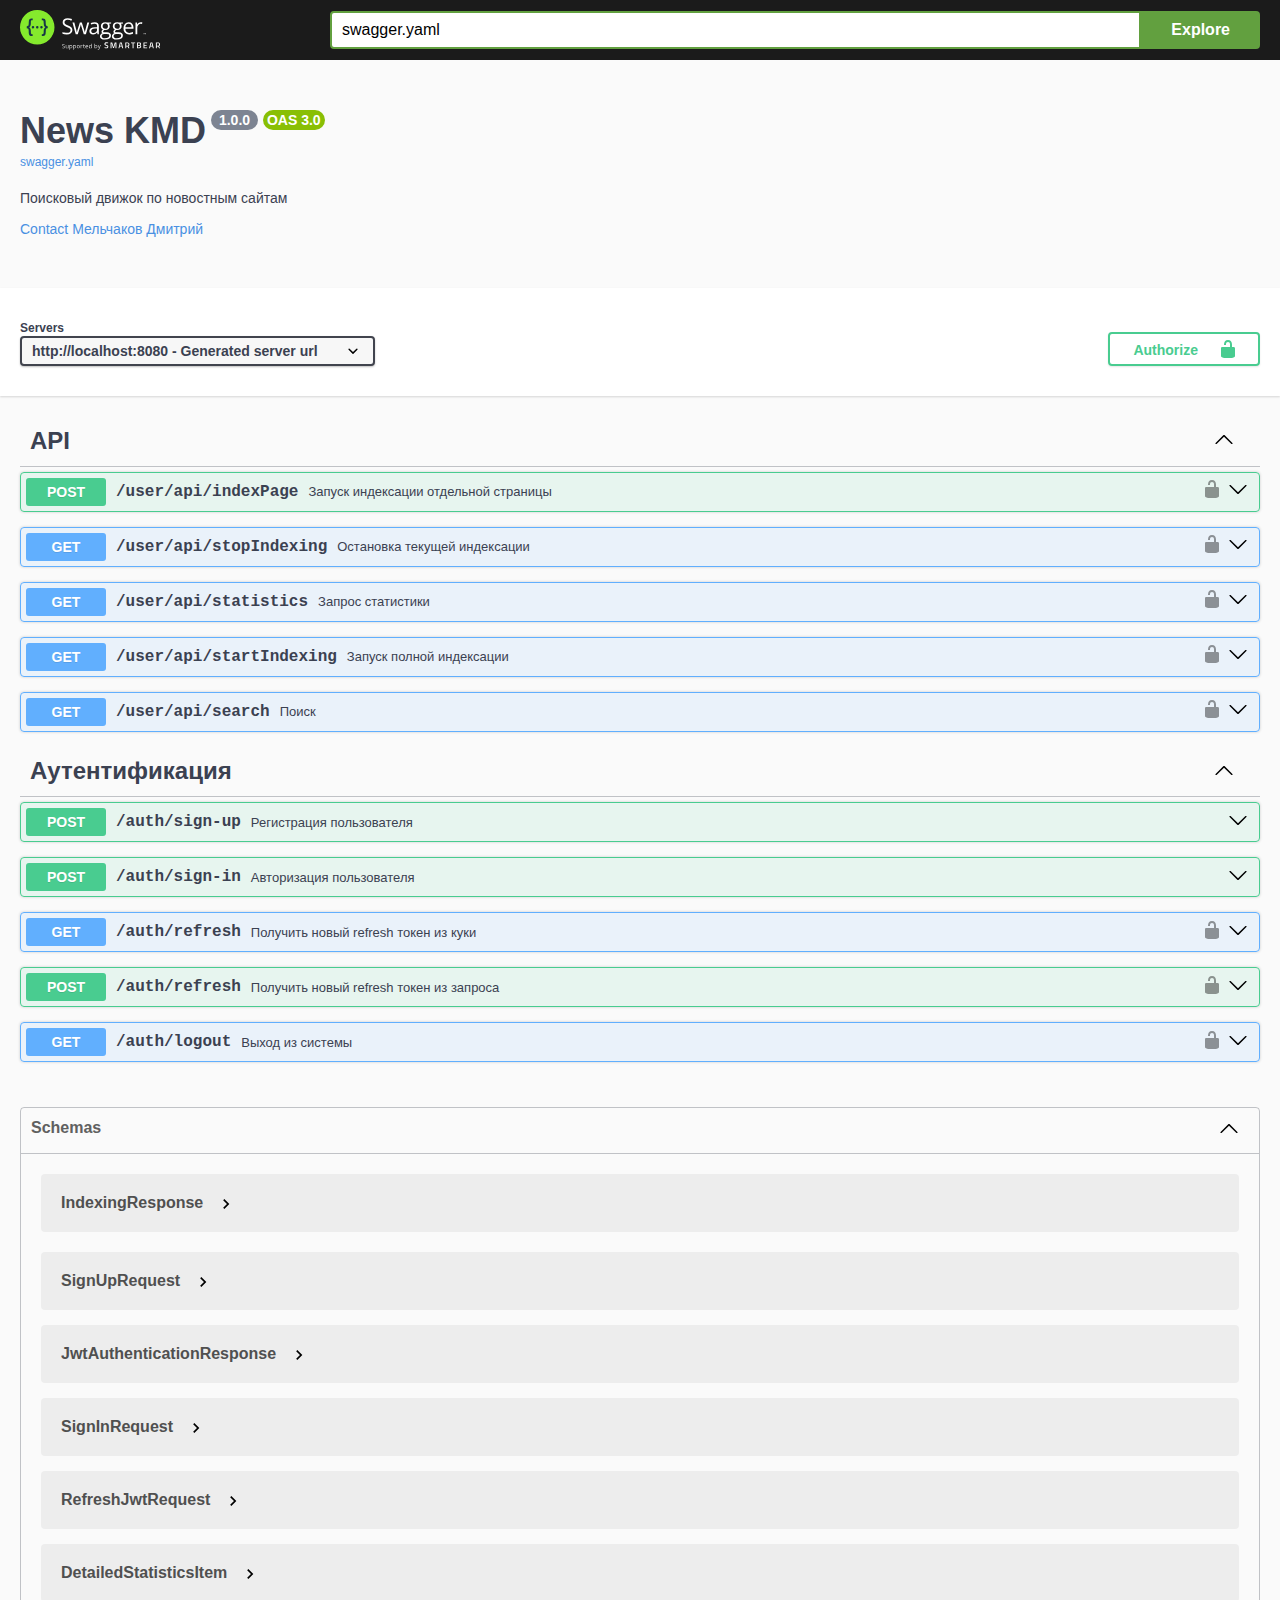
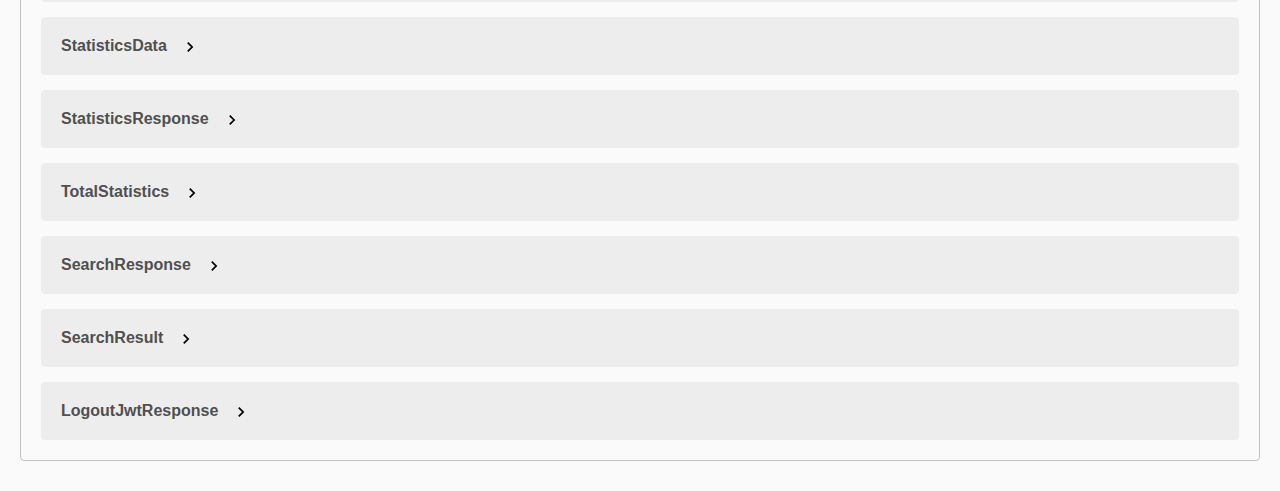
<file: index.html>
<!-- HTML for static distribution bundle build -->
<!DOCTYPE html>
<html lang="en">
  <head>
    <meta charset="UTF-8">
    <title>Swagger UI</title>
    <link rel="stylesheet" type="text/css" href="dist/swagger-ui.css" />
    <link rel="stylesheet" type="text/css" href="dist/index.css" />
    <link rel="icon" type="image/png" href="dist/favicon-32x32.png" sizes="32x32" />
    <link rel="icon" type="image/png" href="dist/favicon-16x16.png" sizes="16x16" />
  </head>

  <body>
    <div id="swagger-ui"></div>
    <script src="dist/swagger-ui-bundle.js" charset="UTF-8"> </script>
    <script src="dist/swagger-ui-standalone-preset.js" charset="UTF-8"> </script>
    <script src="dist/swagger-initializer.js" charset="UTF-8"> </script>
  </body>
</html>
</file>
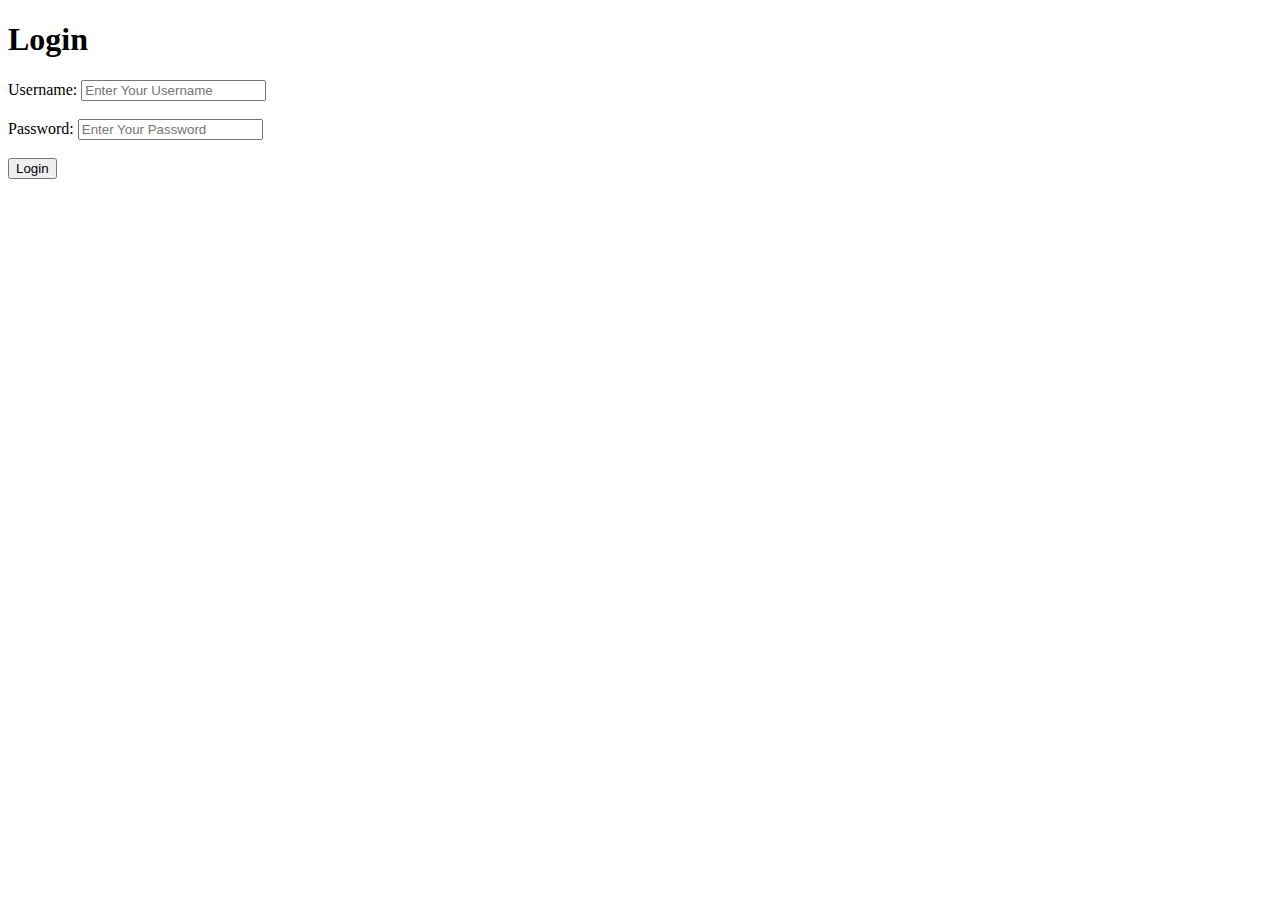
<file: src/main/resources/templates/login.html>
<!DOCTYPE html>
<html lang="en" xmlns:th="http://www.thymeleaf.org" th:replace="~{base::layout(~{::section})}">
<head>
    <meta charset="UTF-8"/>
    <title>Document</title>
</head>
<body>
<section class="center">
    <div class="Middle">
        <div class="wrap">
            <main class="Tabs Tabs_column Middle-main">
                <div class="Tabs-wrap">
                    <div class="Section">
                        <form class="form form_close" id="loginForm">

                            <h1>Login</h1>

                            Username: <input class="form-input" type="text" name="username"
                                             autocomplete="new-password"
                                             placeholder="Enter Your Username"
                                             required><br><br>

                            Password: <input class="form-input" type="password" name="password"
                                             autocomplete="new-password"
                                             placeholder="Enter Your Password"
                                             required><br><br>

                            <input class="btn btn_primary form-btn" type="submit" value="Login">

                        </form>
                    </div>
                </div>
            </main>
        </div>
    </div>
    <br>
</section>

</body>
</html>
</file>
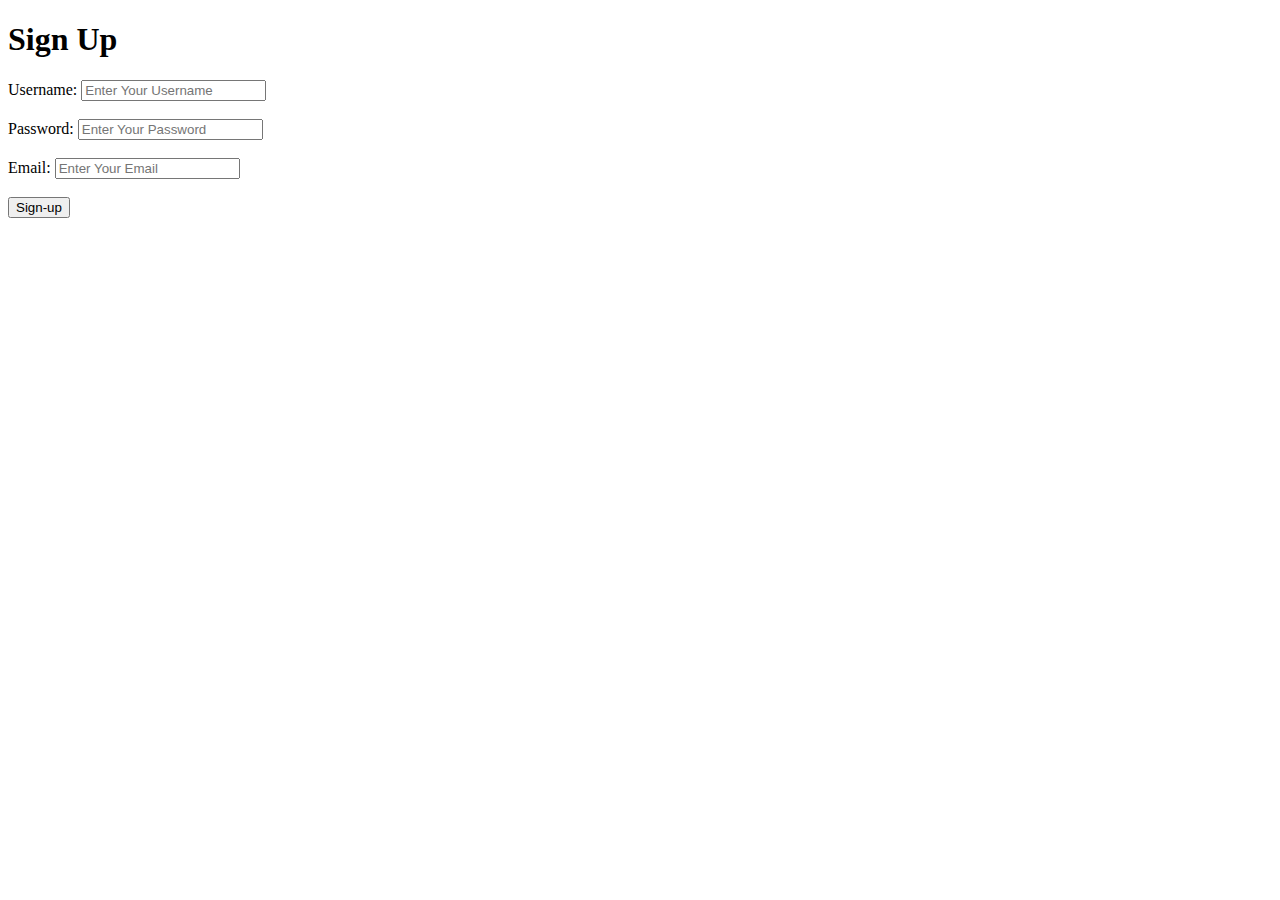
<file: src/main/resources/templates/sign-up.html>
<!DOCTYPE html>
<html lang="en" xmlns:th="http://www.thymeleaf.org" th:replace="~{base::layout(~{::section})}">
<head>
    <meta charset="UTF-8"/>
    <title>Document</title>
</head>
<body>
<section class="center">
    <div class="Middle-center">
        <div class="Middle">
            <div class="wrap">
                <main class="Tabs Tabs_column Middle-main">
                    <div class="Tabs-wrap">
                        <div class="Section">
                            <form class="form form_close" id="signUpForm">

                                <h1>Sign Up</h1>


                                Username: <input class="form-input" type="text" name="username"
                                                 autocomplete="new-password"
                                                 placeholder="Enter Your Username"
                                                 required><br><br>

                                Password: <input class="form-input" type="password" name="password"
                                                 autocomplete="new-password"
                                                 placeholder="Enter Your Password"
                                                 required><br><br>

                                Email: <input class="form-input" type="email" name="email"
                                              autocomplete="new-password"
                                              placeholder="Enter Your Email"
                                              required><br><br>

                                <input class="btn btn_primary form-btn" type="submit" value="Sign-up">

                            </form>
                        </div>
                    </div>
                </main>
            </div>
        </div>
    </div>
    <br>
</section>
</body>
</html>
</file>
<file: dist/index.css>
html {
    box-sizing: border-box;
    overflow: -moz-scrollbars-vertical;
    overflow-y: scroll;
}

*,
*:before,
*:after {
    box-sizing: inherit;
}

body {
    margin: 0;
    background: #fafafa;
}
</file>
<file: dist/swagger-ui.css>
.swagger-ui{color:#3b4151;font-family:sans-serif/*! normalize.css v7.0.0 | MIT License | github.com/necolas/normalize.css */}.swagger-ui html{line-height:1.15;-ms-text-size-adjust:100%;-webkit-text-size-adjust:100%}.swagger-ui body{margin:0}.swagger-ui article,.swagger-ui aside,.swagger-ui footer,.swagger-ui header,.swagger-ui nav,.swagger-ui section{display:block}.swagger-ui h1{font-size:2em;margin:.67em 0}.swagger-ui figcaption,.swagger-ui figure,.swagger-ui main{display:block}.swagger-ui figure{margin:1em 40px}.swagger-ui hr{box-sizing:content-box;height:0;overflow:visible}.swagger-ui pre{font-family:monospace,monospace;font-size:1em}.swagger-ui a{background-color:transparent;-webkit-text-decoration-skip:objects}.swagger-ui abbr[title]{border-bottom:none;text-decoration:underline;-webkit-text-decoration:underline dotted;text-decoration:underline dotted}.swagger-ui b,.swagger-ui strong{font-weight:inherit;font-weight:bolder}.swagger-ui code,.swagger-ui kbd,.swagger-ui samp{font-family:monospace,monospace;font-size:1em}.swagger-ui dfn{font-style:italic}.swagger-ui mark{background-color:#ff0;color:#000}.swagger-ui small{font-size:80%}.swagger-ui sub,.swagger-ui sup{font-size:75%;line-height:0;position:relative;vertical-align:baseline}.swagger-ui sub{bottom:-.25em}.swagger-ui sup{top:-.5em}.swagger-ui audio,.swagger-ui video{display:inline-block}.swagger-ui audio:not([controls]){display:none;height:0}.swagger-ui img{border-style:none}.swagger-ui svg:not(:root){overflow:hidden}.swagger-ui button,.swagger-ui input,.swagger-ui optgroup,.swagger-ui select,.swagger-ui textarea{font-family:sans-serif;font-size:100%;line-height:1.15;margin:0}.swagger-ui button,.swagger-ui input{overflow:visible}.swagger-ui button,.swagger-ui select{text-transform:none}.swagger-ui [type=reset],.swagger-ui [type=submit],.swagger-ui button,.swagger-ui html [type=button]{-webkit-appearance:button}.swagger-ui [type=button]::-moz-focus-inner,.swagger-ui [type=reset]::-moz-focus-inner,.swagger-ui [type=submit]::-moz-focus-inner,.swagger-ui button::-moz-focus-inner{border-style:none;padding:0}.swagger-ui [type=button]:-moz-focusring,.swagger-ui [type=reset]:-moz-focusring,.swagger-ui [type=submit]:-moz-focusring,.swagger-ui button:-moz-focusring{outline:1px dotted ButtonText}.swagger-ui fieldset{padding:.35em .75em .625em}.swagger-ui legend{box-sizing:border-box;color:inherit;display:table;max-width:100%;padding:0;white-space:normal}.swagger-ui progress{display:inline-block;vertical-align:baseline}.swagger-ui textarea{overflow:auto}.swagger-ui [type=checkbox],.swagger-ui [type=radio]{box-sizing:border-box;padding:0}.swagger-ui [type=number]::-webkit-inner-spin-button,.swagger-ui [type=number]::-webkit-outer-spin-button{height:auto}.swagger-ui [type=search]{-webkit-appearance:textfield;outline-offset:-2px}.swagger-ui [type=search]::-webkit-search-cancel-button,.swagger-ui [type=search]::-webkit-search-decoration{-webkit-appearance:none}.swagger-ui ::-webkit-file-upload-button{-webkit-appearance:button;font:inherit}.swagger-ui details,.swagger-ui menu{display:block}.swagger-ui summary{display:list-item}.swagger-ui canvas{display:inline-block}.swagger-ui [hidden],.swagger-ui template{display:none}.swagger-ui .debug *{outline:1px solid gold}.swagger-ui .debug-white *{outline:1px solid #fff}.swagger-ui .debug-black *{outline:1px solid #000}.swagger-ui .debug-grid{background:transparent url([data-uri]) repeat 0 0}.swagger-ui .debug-grid-16{background:transparent url([data-uri]) repeat 0 0}.swagger-ui .debug-grid-8-solid{background:#fff url([data-uri]) repeat 0 0}.swagger-ui .debug-grid-16-solid{background:#fff url([data-uri]) repeat 0 0}.swagger-ui .border-box,.swagger-ui a,.swagger-ui article,.swagger-ui body,.swagger-ui code,.swagger-ui dd,.swagger-ui div,.swagger-ui dl,.swagger-ui dt,.swagger-ui fieldset,.swagger-ui footer,.swagger-ui form,.swagger-ui h1,.swagger-ui h2,.swagger-ui h3,.swagger-ui h4,.swagger-ui h5,.swagger-ui h6,.swagger-ui header,.swagger-ui html,.swagger-ui input[type=email],.swagger-ui input[type=number],.swagger-ui input[type=password],.swagger-ui input[type=tel],.swagger-ui input[type=text],.swagger-ui input[type=url],.swagger-ui legend,.swagger-ui li,.swagger-ui main,.swagger-ui ol,.swagger-ui p,.swagger-ui pre,.swagger-ui section,.swagger-ui table,.swagger-ui td,.swagger-ui textarea,.swagger-ui th,.swagger-ui tr,.swagger-ui ul{box-sizing:border-box}.swagger-ui .aspect-ratio{height:0;position:relative}.swagger-ui .aspect-ratio--16x9{padding-bottom:56.25%}.swagger-ui .aspect-ratio--9x16{padding-bottom:177.77%}.swagger-ui .aspect-ratio--4x3{padding-bottom:75%}.swagger-ui .aspect-ratio--3x4{padding-bottom:133.33%}.swagger-ui .aspect-ratio--6x4{padding-bottom:66.6%}.swagger-ui .aspect-ratio--4x6{padding-bottom:150%}.swagger-ui .aspect-ratio--8x5{padding-bottom:62.5%}.swagger-ui .aspect-ratio--5x8{padding-bottom:160%}.swagger-ui .aspect-ratio--7x5{padding-bottom:71.42%}.swagger-ui .aspect-ratio--5x7{padding-bottom:140%}.swagger-ui .aspect-ratio--1x1{padding-bottom:100%}.swagger-ui .aspect-ratio--object{bottom:0;height:100%;left:0;position:absolute;right:0;top:0;width:100%;z-index:100}@media screen and (min-width:30em){.swagger-ui .aspect-ratio-ns{height:0;position:relative}.swagger-ui .aspect-ratio--16x9-ns{padding-bottom:56.25%}.swagger-ui .aspect-ratio--9x16-ns{padding-bottom:177.77%}.swagger-ui .aspect-ratio--4x3-ns{padding-bottom:75%}.swagger-ui .aspect-ratio--3x4-ns{padding-bottom:133.33%}.swagger-ui .aspect-ratio--6x4-ns{padding-bottom:66.6%}.swagger-ui .aspect-ratio--4x6-ns{padding-bottom:150%}.swagger-ui .aspect-ratio--8x5-ns{padding-bottom:62.5%}.swagger-ui .aspect-ratio--5x8-ns{padding-bottom:160%}.swagger-ui .aspect-ratio--7x5-ns{padding-bottom:71.42%}.swagger-ui .aspect-ratio--5x7-ns{padding-bottom:140%}.swagger-ui .aspect-ratio--1x1-ns{padding-bottom:100%}.swagger-ui .aspect-ratio--object-ns{bottom:0;height:100%;left:0;position:absolute;right:0;top:0;width:100%;z-index:100}}@media screen and (min-width:30em)and (max-width:60em){.swagger-ui .aspect-ratio-m{height:0;position:relative}.swagger-ui .aspect-ratio--16x9-m{padding-bottom:56.25%}.swagger-ui .aspect-ratio--9x16-m{padding-bottom:177.77%}.swagger-ui .aspect-ratio--4x3-m{padding-bottom:75%}.swagger-ui .aspect-ratio--3x4-m{padding-bottom:133.33%}.swagger-ui .aspect-ratio--6x4-m{padding-bottom:66.6%}.swagger-ui .aspect-ratio--4x6-m{padding-bottom:150%}.swagger-ui .aspect-ratio--8x5-m{padding-bottom:62.5%}.swagger-ui .aspect-ratio--5x8-m{padding-bottom:160%}.swagger-ui .aspect-ratio--7x5-m{padding-bottom:71.42%}.swagger-ui .aspect-ratio--5x7-m{padding-bottom:140%}.swagger-ui .aspect-ratio--1x1-m{padding-bottom:100%}.swagger-ui .aspect-ratio--object-m{bottom:0;height:100%;left:0;position:absolute;right:0;top:0;width:100%;z-index:100}}@media screen and (min-width:60em){.swagger-ui .aspect-ratio-l{height:0;position:relative}.swagger-ui .aspect-ratio--16x9-l{padding-bottom:56.25%}.swagger-ui .aspect-ratio--9x16-l{padding-bottom:177.77%}.swagger-ui .aspect-ratio--4x3-l{padding-bottom:75%}.swagger-ui .aspect-ratio--3x4-l{padding-bottom:133.33%}.swagger-ui .aspect-ratio--6x4-l{padding-bottom:66.6%}.swagger-ui .aspect-ratio--4x6-l{padding-bottom:150%}.swagger-ui .aspect-ratio--8x5-l{padding-bottom:62.5%}.swagger-ui .aspect-ratio--5x8-l{padding-bottom:160%}.swagger-ui .aspect-ratio--7x5-l{padding-bottom:71.42%}.swagger-ui .aspect-ratio--5x7-l{padding-bottom:140%}.swagger-ui .aspect-ratio--1x1-l{padding-bottom:100%}.swagger-ui .aspect-ratio--object-l{bottom:0;height:100%;left:0;position:absolute;right:0;top:0;width:100%;z-index:100}}.swagger-ui img{max-width:100%}.swagger-ui .cover{background-size:cover!important}.swagger-ui .contain{background-size:contain!important}@media screen and (min-width:30em){.swagger-ui .cover-ns{background-size:cover!important}.swagger-ui .contain-ns{background-size:contain!important}}@media screen and (min-width:30em)and (max-width:60em){.swagger-ui .cover-m{background-size:cover!important}.swagger-ui .contain-m{background-size:contain!important}}@media screen and (min-width:60em){.swagger-ui .cover-l{background-size:cover!important}.swagger-ui .contain-l{background-size:contain!important}}.swagger-ui .bg-center{background-position:50%;background-repeat:no-repeat}.swagger-ui .bg-top{background-position:top;background-repeat:no-repeat}.swagger-ui .bg-right{background-position:100%;background-repeat:no-repeat}.swagger-ui .bg-bottom{background-position:bottom;background-repeat:no-repeat}.swagger-ui .bg-left{background-position:0;background-repeat:no-repeat}@media screen and (min-width:30em){.swagger-ui .bg-center-ns{background-position:50%;background-repeat:no-repeat}.swagger-ui .bg-top-ns{background-position:top;background-repeat:no-repeat}.swagger-ui .bg-right-ns{background-position:100%;background-repeat:no-repeat}.swagger-ui .bg-bottom-ns{background-position:bottom;background-repeat:no-repeat}.swagger-ui .bg-left-ns{background-position:0;background-repeat:no-repeat}}@media screen and (min-width:30em)and (max-width:60em){.swagger-ui .bg-center-m{background-position:50%;background-repeat:no-repeat}.swagger-ui .bg-top-m{background-position:top;background-repeat:no-repeat}.swagger-ui .bg-right-m{background-position:100%;background-repeat:no-repeat}.swagger-ui .bg-bottom-m{background-position:bottom;background-repeat:no-repeat}.swagger-ui .bg-left-m{background-position:0;background-repeat:no-repeat}}@media screen and (min-width:60em){.swagger-ui .bg-center-l{background-position:50%;background-repeat:no-repeat}.swagger-ui .bg-top-l{background-position:top;background-repeat:no-repeat}.swagger-ui .bg-right-l{background-position:100%;background-repeat:no-repeat}.swagger-ui .bg-bottom-l{background-position:bottom;background-repeat:no-repeat}.swagger-ui .bg-left-l{background-position:0;background-repeat:no-repeat}}.swagger-ui .outline{outline:1px solid}.swagger-ui .outline-transparent{outline:1px solid transparent}.swagger-ui .outline-0{outline:0}@media screen and (min-width:30em){.swagger-ui .outline-ns{outline:1px solid}.swagger-ui .outline-transparent-ns{outline:1px solid transparent}.swagger-ui .outline-0-ns{outline:0}}@media screen and (min-width:30em)and (max-width:60em){.swagger-ui .outline-m{outline:1px solid}.swagger-ui .outline-transparent-m{outline:1px solid transparent}.swagger-ui .outline-0-m{outline:0}}@media screen and (min-width:60em){.swagger-ui .outline-l{outline:1px solid}.swagger-ui .outline-transparent-l{outline:1px solid transparent}.swagger-ui .outline-0-l{outline:0}}.swagger-ui .ba{border-style:solid;border-width:1px}.swagger-ui .bt{border-top-style:solid;border-top-width:1px}.swagger-ui .br{border-right-style:solid;border-right-width:1px}.swagger-ui .bb{border-bottom-style:solid;border-bottom-width:1px}.swagger-ui .bl{border-left-style:solid;border-left-width:1px}.swagger-ui .bn{border-style:none;border-width:0}@media screen and (min-width:30em){.swagger-ui .ba-ns{border-style:solid;border-width:1px}.swagger-ui .bt-ns{border-top-style:solid;border-top-width:1px}.swagger-ui .br-ns{border-right-style:solid;border-right-width:1px}.swagger-ui .bb-ns{border-bottom-style:solid;border-bottom-width:1px}.swagger-ui .bl-ns{border-left-style:solid;border-left-width:1px}.swagger-ui .bn-ns{border-style:none;border-width:0}}@media screen and (min-width:30em)and (max-width:60em){.swagger-ui .ba-m{border-style:solid;border-width:1px}.swagger-ui .bt-m{border-top-style:solid;border-top-width:1px}.swagger-ui .br-m{border-right-style:solid;border-right-width:1px}.swagger-ui .bb-m{border-bottom-style:solid;border-bottom-width:1px}.swagger-ui .bl-m{border-left-style:solid;border-left-width:1px}.swagger-ui .bn-m{border-style:none;border-width:0}}@media screen and (min-width:60em){.swagger-ui .ba-l{border-style:solid;border-width:1px}.swagger-ui .bt-l{border-top-style:solid;border-top-width:1px}.swagger-ui .br-l{border-right-style:solid;border-right-width:1px}.swagger-ui .bb-l{border-bottom-style:solid;border-bottom-width:1px}.swagger-ui .bl-l{border-left-style:solid;border-left-width:1px}.swagger-ui .bn-l{border-style:none;border-width:0}}.swagger-ui .b--black{border-color:#000}.swagger-ui .b--near-black{border-color:#111}.swagger-ui .b--dark-gray{border-color:#333}.swagger-ui .b--mid-gray{border-color:#555}.swagger-ui .b--gray{border-color:#777}.swagger-ui .b--silver{border-color:#999}.swagger-ui .b--light-silver{border-color:#aaa}.swagger-ui .b--moon-gray{border-color:#ccc}.swagger-ui .b--light-gray{border-color:#eee}.swagger-ui .b--near-white{border-color:#f4f4f4}.swagger-ui .b--white{border-color:#fff}.swagger-ui .b--white-90{border-color:hsla(0,0%,100%,.9)}.swagger-ui .b--white-80{border-color:hsla(0,0%,100%,.8)}.swagger-ui .b--white-70{border-color:hsla(0,0%,100%,.7)}.swagger-ui .b--white-60{border-color:hsla(0,0%,100%,.6)}.swagger-ui .b--white-50{border-color:hsla(0,0%,100%,.5)}.swagger-ui .b--white-40{border-color:hsla(0,0%,100%,.4)}.swagger-ui .b--white-30{border-color:hsla(0,0%,100%,.3)}.swagger-ui .b--white-20{border-color:hsla(0,0%,100%,.2)}.swagger-ui .b--white-10{border-color:hsla(0,0%,100%,.1)}.swagger-ui .b--white-05{border-color:hsla(0,0%,100%,.05)}.swagger-ui .b--white-025{border-color:hsla(0,0%,100%,.025)}.swagger-ui .b--white-0125{border-color:hsla(0,0%,100%,.013)}.swagger-ui .b--black-90{border-color:rgba(0,0,0,.9)}.swagger-ui .b--black-80{border-color:rgba(0,0,0,.8)}.swagger-ui .b--black-70{border-color:rgba(0,0,0,.7)}.swagger-ui .b--black-60{border-color:rgba(0,0,0,.6)}.swagger-ui .b--black-50{border-color:rgba(0,0,0,.5)}.swagger-ui .b--black-40{border-color:rgba(0,0,0,.4)}.swagger-ui .b--black-30{border-color:rgba(0,0,0,.3)}.swagger-ui .b--black-20{border-color:rgba(0,0,0,.2)}.swagger-ui .b--black-10{border-color:rgba(0,0,0,.1)}.swagger-ui .b--black-05{border-color:rgba(0,0,0,.05)}.swagger-ui .b--black-025{border-color:rgba(0,0,0,.025)}.swagger-ui .b--black-0125{border-color:rgba(0,0,0,.013)}.swagger-ui .b--dark-red{border-color:#e7040f}.swagger-ui .b--red{border-color:#ff4136}.swagger-ui .b--light-red{border-color:#ff725c}.swagger-ui .b--orange{border-color:#ff6300}.swagger-ui .b--gold{border-color:#ffb700}.swagger-ui .b--yellow{border-color:gold}.swagger-ui .b--light-yellow{border-color:#fbf1a9}.swagger-ui .b--purple{border-color:#5e2ca5}.swagger-ui .b--light-purple{border-color:#a463f2}.swagger-ui .b--dark-pink{border-color:#d5008f}.swagger-ui .b--hot-pink{border-color:#ff41b4}.swagger-ui .b--pink{border-color:#ff80cc}.swagger-ui .b--light-pink{border-color:#ffa3d7}.swagger-ui .b--dark-green{border-color:#137752}.swagger-ui .b--green{border-color:#19a974}.swagger-ui .b--light-green{border-color:#9eebcf}.swagger-ui .b--navy{border-color:#001b44}.swagger-ui .b--dark-blue{border-color:#00449e}.swagger-ui .b--blue{border-color:#357edd}.swagger-ui .b--light-blue{border-color:#96ccff}.swagger-ui .b--lightest-blue{border-color:#cdecff}.swagger-ui .b--washed-blue{border-color:#f6fffe}.swagger-ui .b--washed-green{border-color:#e8fdf5}.swagger-ui .b--washed-yellow{border-color:#fffceb}.swagger-ui .b--washed-red{border-color:#ffdfdf}.swagger-ui .b--transparent{border-color:transparent}.swagger-ui .b--inherit{border-color:inherit}.swagger-ui .br0{border-radius:0}.swagger-ui .br1{border-radius:.125rem}.swagger-ui .br2{border-radius:.25rem}.swagger-ui .br3{border-radius:.5rem}.swagger-ui .br4{border-radius:1rem}.swagger-ui .br-100{border-radius:100%}.swagger-ui .br-pill{border-radius:9999px}.swagger-ui .br--bottom{border-top-left-radius:0;border-top-right-radius:0}.swagger-ui .br--top{border-bottom-left-radius:0;border-bottom-right-radius:0}.swagger-ui .br--right{border-bottom-left-radius:0;border-top-left-radius:0}.swagger-ui .br--left{border-bottom-right-radius:0;border-top-right-radius:0}@media screen and (min-width:30em){.swagger-ui .br0-ns{border-radius:0}.swagger-ui .br1-ns{border-radius:.125rem}.swagger-ui .br2-ns{border-radius:.25rem}.swagger-ui .br3-ns{border-radius:.5rem}.swagger-ui .br4-ns{border-radius:1rem}.swagger-ui .br-100-ns{border-radius:100%}.swagger-ui .br-pill-ns{border-radius:9999px}.swagger-ui .br--bottom-ns{border-top-left-radius:0;border-top-right-radius:0}.swagger-ui .br--top-ns{border-bottom-left-radius:0;border-bottom-right-radius:0}.swagger-ui .br--right-ns{border-bottom-left-radius:0;border-top-left-radius:0}.swagger-ui .br--left-ns{border-bottom-right-radius:0;border-top-right-radius:0}}@media screen and (min-width:30em)and (max-width:60em){.swagger-ui .br0-m{border-radius:0}.swagger-ui .br1-m{border-radius:.125rem}.swagger-ui .br2-m{border-radius:.25rem}.swagger-ui .br3-m{border-radius:.5rem}.swagger-ui .br4-m{border-radius:1rem}.swagger-ui .br-100-m{border-radius:100%}.swagger-ui .br-pill-m{border-radius:9999px}.swagger-ui .br--bottom-m{border-top-left-radius:0;border-top-right-radius:0}.swagger-ui .br--top-m{border-bottom-left-radius:0;border-bottom-right-radius:0}.swagger-ui .br--right-m{border-bottom-left-radius:0;border-top-left-radius:0}.swagger-ui .br--left-m{border-bottom-right-radius:0;border-top-right-radius:0}}@media screen and (min-width:60em){.swagger-ui .br0-l{border-radius:0}.swagger-ui .br1-l{border-radius:.125rem}.swagger-ui .br2-l{border-radius:.25rem}.swagger-ui .br3-l{border-radius:.5rem}.swagger-ui .br4-l{border-radius:1rem}.swagger-ui .br-100-l{border-radius:100%}.swagger-ui .br-pill-l{border-radius:9999px}.swagger-ui .br--bottom-l{border-top-left-radius:0;border-top-right-radius:0}.swagger-ui .br--top-l{border-bottom-left-radius:0;border-bottom-right-radius:0}.swagger-ui .br--right-l{border-bottom-left-radius:0;border-top-left-radius:0}.swagger-ui .br--left-l{border-bottom-right-radius:0;border-top-right-radius:0}}.swagger-ui .b--dotted{border-style:dotted}.swagger-ui .b--dashed{border-style:dashed}.swagger-ui .b--solid{border-style:solid}.swagger-ui .b--none{border-style:none}@media screen and (min-width:30em){.swagger-ui .b--dotted-ns{border-style:dotted}.swagger-ui .b--dashed-ns{border-style:dashed}.swagger-ui .b--solid-ns{border-style:solid}.swagger-ui .b--none-ns{border-style:none}}@media screen and (min-width:30em)and (max-width:60em){.swagger-ui .b--dotted-m{border-style:dotted}.swagger-ui .b--dashed-m{border-style:dashed}.swagger-ui .b--solid-m{border-style:solid}.swagger-ui .b--none-m{border-style:none}}@media screen and (min-width:60em){.swagger-ui .b--dotted-l{border-style:dotted}.swagger-ui .b--dashed-l{border-style:dashed}.swagger-ui .b--solid-l{border-style:solid}.swagger-ui .b--none-l{border-style:none}}.swagger-ui .bw0{border-width:0}.swagger-ui .bw1{border-width:.125rem}.swagger-ui .bw2{border-width:.25rem}.swagger-ui .bw3{border-width:.5rem}.swagger-ui .bw4{border-width:1rem}.swagger-ui .bw5{border-width:2rem}.swagger-ui .bt-0{border-top-width:0}.swagger-ui .br-0{border-right-width:0}.swagger-ui .bb-0{border-bottom-width:0}.swagger-ui .bl-0{border-left-width:0}@media screen and (min-width:30em){.swagger-ui .bw0-ns{border-width:0}.swagger-ui .bw1-ns{border-width:.125rem}.swagger-ui .bw2-ns{border-width:.25rem}.swagger-ui .bw3-ns{border-width:.5rem}.swagger-ui .bw4-ns{border-width:1rem}.swagger-ui .bw5-ns{border-width:2rem}.swagger-ui .bt-0-ns{border-top-width:0}.swagger-ui .br-0-ns{border-right-width:0}.swagger-ui .bb-0-ns{border-bottom-width:0}.swagger-ui .bl-0-ns{border-left-width:0}}@media screen and (min-width:30em)and (max-width:60em){.swagger-ui .bw0-m{border-width:0}.swagger-ui .bw1-m{border-width:.125rem}.swagger-ui .bw2-m{border-width:.25rem}.swagger-ui .bw3-m{border-width:.5rem}.swagger-ui .bw4-m{border-width:1rem}.swagger-ui .bw5-m{border-width:2rem}.swagger-ui .bt-0-m{border-top-width:0}.swagger-ui .br-0-m{border-right-width:0}.swagger-ui .bb-0-m{border-bottom-width:0}.swagger-ui .bl-0-m{border-left-width:0}}@media screen and (min-width:60em){.swagger-ui .bw0-l{border-width:0}.swagger-ui .bw1-l{border-width:.125rem}.swagger-ui .bw2-l{border-width:.25rem}.swagger-ui .bw3-l{border-width:.5rem}.swagger-ui .bw4-l{border-width:1rem}.swagger-ui .bw5-l{border-width:2rem}.swagger-ui .bt-0-l{border-top-width:0}.swagger-ui .br-0-l{border-right-width:0}.swagger-ui .bb-0-l{border-bottom-width:0}.swagger-ui .bl-0-l{border-left-width:0}}.swagger-ui .shadow-1{box-shadow:0 0 4px 2px rgba(0,0,0,.2)}.swagger-ui .shadow-2{box-shadow:0 0 8px 2px rgba(0,0,0,.2)}.swagger-ui .shadow-3{box-shadow:2px 2px 4px 2px rgba(0,0,0,.2)}.swagger-ui .shadow-4{box-shadow:2px 2px 8px 0 rgba(0,0,0,.2)}.swagger-ui .shadow-5{box-shadow:4px 4px 8px 0 rgba(0,0,0,.2)}@media screen and (min-width:30em){.swagger-ui .shadow-1-ns{box-shadow:0 0 4px 2px rgba(0,0,0,.2)}.swagger-ui .shadow-2-ns{box-shadow:0 0 8px 2px rgba(0,0,0,.2)}.swagger-ui .shadow-3-ns{box-shadow:2px 2px 4px 2px rgba(0,0,0,.2)}.swagger-ui .shadow-4-ns{box-shadow:2px 2px 8px 0 rgba(0,0,0,.2)}.swagger-ui .shadow-5-ns{box-shadow:4px 4px 8px 0 rgba(0,0,0,.2)}}@media screen and (min-width:30em)and (max-width:60em){.swagger-ui .shadow-1-m{box-shadow:0 0 4px 2px rgba(0,0,0,.2)}.swagger-ui .shadow-2-m{box-shadow:0 0 8px 2px rgba(0,0,0,.2)}.swagger-ui .shadow-3-m{box-shadow:2px 2px 4px 2px rgba(0,0,0,.2)}.swagger-ui .shadow-4-m{box-shadow:2px 2px 8px 0 rgba(0,0,0,.2)}.swagger-ui .shadow-5-m{box-shadow:4px 4px 8px 0 rgba(0,0,0,.2)}}@media screen and (min-width:60em){.swagger-ui .shadow-1-l{box-shadow:0 0 4px 2px rgba(0,0,0,.2)}.swagger-ui .shadow-2-l{box-shadow:0 0 8px 2px rgba(0,0,0,.2)}.swagger-ui .shadow-3-l{box-shadow:2px 2px 4px 2px rgba(0,0,0,.2)}.swagger-ui .shadow-4-l{box-shadow:2px 2px 8px 0 rgba(0,0,0,.2)}.swagger-ui .shadow-5-l{box-shadow:4px 4px 8px 0 rgba(0,0,0,.2)}}.swagger-ui .pre{overflow-x:auto;overflow-y:hidden;overflow:scroll}.swagger-ui .top-0{top:0}.swagger-ui .right-0{right:0}.swagger-ui .bottom-0{bottom:0}.swagger-ui .left-0{left:0}.swagger-ui .top-1{top:1rem}.swagger-ui .right-1{right:1rem}.swagger-ui .bottom-1{bottom:1rem}.swagger-ui .left-1{left:1rem}.swagger-ui .top-2{top:2rem}.swagger-ui .right-2{right:2rem}.swagger-ui .bottom-2{bottom:2rem}.swagger-ui .left-2{left:2rem}.swagger-ui .top--1{top:-1rem}.swagger-ui .right--1{right:-1rem}.swagger-ui .bottom--1{bottom:-1rem}.swagger-ui .left--1{left:-1rem}.swagger-ui .top--2{top:-2rem}.swagger-ui .right--2{right:-2rem}.swagger-ui .bottom--2{bottom:-2rem}.swagger-ui .left--2{left:-2rem}.swagger-ui .absolute--fill{bottom:0;left:0;right:0;top:0}@media screen and (min-width:30em){.swagger-ui .top-0-ns{top:0}.swagger-ui .left-0-ns{left:0}.swagger-ui .right-0-ns{right:0}.swagger-ui .bottom-0-ns{bottom:0}.swagger-ui .top-1-ns{top:1rem}.swagger-ui .left-1-ns{left:1rem}.swagger-ui .right-1-ns{right:1rem}.swagger-ui .bottom-1-ns{bottom:1rem}.swagger-ui .top-2-ns{top:2rem}.swagger-ui .left-2-ns{left:2rem}.swagger-ui .right-2-ns{right:2rem}.swagger-ui .bottom-2-ns{bottom:2rem}.swagger-ui .top--1-ns{top:-1rem}.swagger-ui .right--1-ns{right:-1rem}.swagger-ui .bottom--1-ns{bottom:-1rem}.swagger-ui .left--1-ns{left:-1rem}.swagger-ui .top--2-ns{top:-2rem}.swagger-ui .right--2-ns{right:-2rem}.swagger-ui .bottom--2-ns{bottom:-2rem}.swagger-ui .left--2-ns{left:-2rem}.swagger-ui .absolute--fill-ns{bottom:0;left:0;right:0;top:0}}@media screen and (min-width:30em)and (max-width:60em){.swagger-ui .top-0-m{top:0}.swagger-ui .left-0-m{left:0}.swagger-ui .right-0-m{right:0}.swagger-ui .bottom-0-m{bottom:0}.swagger-ui .top-1-m{top:1rem}.swagger-ui .left-1-m{left:1rem}.swagger-ui .right-1-m{right:1rem}.swagger-ui .bottom-1-m{bottom:1rem}.swagger-ui .top-2-m{top:2rem}.swagger-ui .left-2-m{left:2rem}.swagger-ui .right-2-m{right:2rem}.swagger-ui .bottom-2-m{bottom:2rem}.swagger-ui .top--1-m{top:-1rem}.swagger-ui .right--1-m{right:-1rem}.swagger-ui .bottom--1-m{bottom:-1rem}.swagger-ui .left--1-m{left:-1rem}.swagger-ui .top--2-m{top:-2rem}.swagger-ui .right--2-m{right:-2rem}.swagger-ui .bottom--2-m{bottom:-2rem}.swagger-ui .left--2-m{left:-2rem}.swagger-ui .absolute--fill-m{bottom:0;left:0;right:0;top:0}}@media screen and (min-width:60em){.swagger-ui .top-0-l{top:0}.swagger-ui .left-0-l{left:0}.swagger-ui .right-0-l{right:0}.swagger-ui .bottom-0-l{bottom:0}.swagger-ui .top-1-l{top:1rem}.swagger-ui .left-1-l{left:1rem}.swagger-ui .right-1-l{right:1rem}.swagger-ui .bottom-1-l{bottom:1rem}.swagger-ui .top-2-l{top:2rem}.swagger-ui .left-2-l{left:2rem}.swagger-ui .right-2-l{right:2rem}.swagger-ui .bottom-2-l{bottom:2rem}.swagger-ui .top--1-l{top:-1rem}.swagger-ui .right--1-l{right:-1rem}.swagger-ui .bottom--1-l{bottom:-1rem}.swagger-ui .left--1-l{left:-1rem}.swagger-ui .top--2-l{top:-2rem}.swagger-ui .right--2-l{right:-2rem}.swagger-ui .bottom--2-l{bottom:-2rem}.swagger-ui .left--2-l{left:-2rem}.swagger-ui .absolute--fill-l{bottom:0;left:0;right:0;top:0}}.swagger-ui .cf:after,.swagger-ui .cf:before{content:" ";display:table}.swagger-ui .cf:after{clear:both}.swagger-ui .cf{zoom:1}.swagger-ui .cl{clear:left}.swagger-ui .cr{clear:right}.swagger-ui .cb{clear:both}.swagger-ui .cn{clear:none}@media screen and (min-width:30em){.swagger-ui .cl-ns{clear:left}.swagger-ui .cr-ns{clear:right}.swagger-ui .cb-ns{clear:both}.swagger-ui .cn-ns{clear:none}}@media screen and (min-width:30em)and (max-width:60em){.swagger-ui .cl-m{clear:left}.swagger-ui .cr-m{clear:right}.swagger-ui .cb-m{clear:both}.swagger-ui .cn-m{clear:none}}@media screen and (min-width:60em){.swagger-ui .cl-l{clear:left}.swagger-ui .cr-l{clear:right}.swagger-ui .cb-l{clear:both}.swagger-ui .cn-l{clear:none}}.swagger-ui .flex{display:flex}.swagger-ui .inline-flex{display:inline-flex}.swagger-ui .flex-auto{flex:1 1 auto;min-height:0;min-width:0}.swagger-ui .flex-none{flex:none}.swagger-ui .flex-column{flex-direction:column}.swagger-ui .flex-row{flex-direction:row}.swagger-ui .flex-wrap{flex-wrap:wrap}.swagger-ui .flex-nowrap{flex-wrap:nowrap}.swagger-ui .flex-wrap-reverse{flex-wrap:wrap-reverse}.swagger-ui .flex-column-reverse{flex-direction:column-reverse}.swagger-ui .flex-row-reverse{flex-direction:row-reverse}.swagger-ui .items-start{align-items:flex-start}.swagger-ui .items-end{align-items:flex-end}.swagger-ui .items-center{align-items:center}.swagger-ui .items-baseline{align-items:baseline}.swagger-ui .items-stretch{align-items:stretch}.swagger-ui .self-start{align-self:flex-start}.swagger-ui .self-end{align-self:flex-end}.swagger-ui .self-center{align-self:center}.swagger-ui .self-baseline{align-self:baseline}.swagger-ui .self-stretch{align-self:stretch}.swagger-ui .justify-start{justify-content:flex-start}.swagger-ui .justify-end{justify-content:flex-end}.swagger-ui .justify-center{justify-content:center}.swagger-ui .justify-between{justify-content:space-between}.swagger-ui .justify-around{justify-content:space-around}.swagger-ui .content-start{align-content:flex-start}.swagger-ui .content-end{align-content:flex-end}.swagger-ui .content-center{align-content:center}.swagger-ui .content-between{align-content:space-between}.swagger-ui .content-around{align-content:space-around}.swagger-ui .content-stretch{align-content:stretch}.swagger-ui .order-0{order:0}.swagger-ui .order-1{order:1}.swagger-ui .order-2{order:2}.swagger-ui .order-3{order:3}.swagger-ui .order-4{order:4}.swagger-ui .order-5{order:5}.swagger-ui .order-6{order:6}.swagger-ui .order-7{order:7}.swagger-ui .order-8{order:8}.swagger-ui .order-last{order:99999}.swagger-ui .flex-grow-0{flex-grow:0}.swagger-ui .flex-grow-1{flex-grow:1}.swagger-ui .flex-shrink-0{flex-shrink:0}.swagger-ui .flex-shrink-1{flex-shrink:1}@media screen and (min-width:30em){.swagger-ui .flex-ns{display:flex}.swagger-ui .inline-flex-ns{display:inline-flex}.swagger-ui .flex-auto-ns{flex:1 1 auto;min-height:0;min-width:0}.swagger-ui .flex-none-ns{flex:none}.swagger-ui .flex-column-ns{flex-direction:column}.swagger-ui .flex-row-ns{flex-direction:row}.swagger-ui .flex-wrap-ns{flex-wrap:wrap}.swagger-ui .flex-nowrap-ns{flex-wrap:nowrap}.swagger-ui .flex-wrap-reverse-ns{flex-wrap:wrap-reverse}.swagger-ui .flex-column-reverse-ns{flex-direction:column-reverse}.swagger-ui .flex-row-reverse-ns{flex-direction:row-reverse}.swagger-ui .items-start-ns{align-items:flex-start}.swagger-ui .items-end-ns{align-items:flex-end}.swagger-ui .items-center-ns{align-items:center}.swagger-ui .items-baseline-ns{align-items:baseline}.swagger-ui .items-stretch-ns{align-items:stretch}.swagger-ui .self-start-ns{align-self:flex-start}.swagger-ui .self-end-ns{align-self:flex-end}.swagger-ui .self-center-ns{align-self:center}.swagger-ui .self-baseline-ns{align-self:baseline}.swagger-ui .self-stretch-ns{align-self:stretch}.swagger-ui .justify-start-ns{justify-content:flex-start}.swagger-ui .justify-end-ns{justify-content:flex-end}.swagger-ui .justify-center-ns{justify-content:center}.swagger-ui .justify-between-ns{justify-content:space-between}.swagger-ui .justify-around-ns{justify-content:space-around}.swagger-ui .content-start-ns{align-content:flex-start}.swagger-ui .content-end-ns{align-content:flex-end}.swagger-ui .content-center-ns{align-content:center}.swagger-ui .content-between-ns{align-content:space-between}.swagger-ui .content-around-ns{align-content:space-around}.swagger-ui .content-stretch-ns{align-content:stretch}.swagger-ui .order-0-ns{order:0}.swagger-ui .order-1-ns{order:1}.swagger-ui .order-2-ns{order:2}.swagger-ui .order-3-ns{order:3}.swagger-ui .order-4-ns{order:4}.swagger-ui .order-5-ns{order:5}.swagger-ui .order-6-ns{order:6}.swagger-ui .order-7-ns{order:7}.swagger-ui .order-8-ns{order:8}.swagger-ui .order-last-ns{order:99999}.swagger-ui .flex-grow-0-ns{flex-grow:0}.swagger-ui .flex-grow-1-ns{flex-grow:1}.swagger-ui .flex-shrink-0-ns{flex-shrink:0}.swagger-ui .flex-shrink-1-ns{flex-shrink:1}}@media screen and (min-width:30em)and (max-width:60em){.swagger-ui .flex-m{display:flex}.swagger-ui .inline-flex-m{display:inline-flex}.swagger-ui .flex-auto-m{flex:1 1 auto;min-height:0;min-width:0}.swagger-ui .flex-none-m{flex:none}.swagger-ui .flex-column-m{flex-direction:column}.swagger-ui .flex-row-m{flex-direction:row}.swagger-ui .flex-wrap-m{flex-wrap:wrap}.swagger-ui .flex-nowrap-m{flex-wrap:nowrap}.swagger-ui .flex-wrap-reverse-m{flex-wrap:wrap-reverse}.swagger-ui .flex-column-reverse-m{flex-direction:column-reverse}.swagger-ui .flex-row-reverse-m{flex-direction:row-reverse}.swagger-ui .items-start-m{align-items:flex-start}.swagger-ui .items-end-m{align-items:flex-end}.swagger-ui .items-center-m{align-items:center}.swagger-ui .items-baseline-m{align-items:baseline}.swagger-ui .items-stretch-m{align-items:stretch}.swagger-ui .self-start-m{align-self:flex-start}.swagger-ui .self-end-m{align-self:flex-end}.swagger-ui .self-center-m{align-self:center}.swagger-ui .self-baseline-m{align-self:baseline}.swagger-ui .self-stretch-m{align-self:stretch}.swagger-ui .justify-start-m{justify-content:flex-start}.swagger-ui .justify-end-m{justify-content:flex-end}.swagger-ui .justify-center-m{justify-content:center}.swagger-ui .justify-between-m{justify-content:space-between}.swagger-ui .justify-around-m{justify-content:space-around}.swagger-ui .content-start-m{align-content:flex-start}.swagger-ui .content-end-m{align-content:flex-end}.swagger-ui .content-center-m{align-content:center}.swagger-ui .content-between-m{align-content:space-between}.swagger-ui .content-around-m{align-content:space-around}.swagger-ui .content-stretch-m{align-content:stretch}.swagger-ui .order-0-m{order:0}.swagger-ui .order-1-m{order:1}.swagger-ui .order-2-m{order:2}.swagger-ui .order-3-m{order:3}.swagger-ui .order-4-m{order:4}.swagger-ui .order-5-m{order:5}.swagger-ui .order-6-m{order:6}.swagger-ui .order-7-m{order:7}.swagger-ui .order-8-m{order:8}.swagger-ui .order-last-m{order:99999}.swagger-ui .flex-grow-0-m{flex-grow:0}.swagger-ui .flex-grow-1-m{flex-grow:1}.swagger-ui .flex-shrink-0-m{flex-shrink:0}.swagger-ui .flex-shrink-1-m{flex-shrink:1}}@media screen and (min-width:60em){.swagger-ui .flex-l{display:flex}.swagger-ui .inline-flex-l{display:inline-flex}.swagger-ui .flex-auto-l{flex:1 1 auto;min-height:0;min-width:0}.swagger-ui .flex-none-l{flex:none}.swagger-ui .flex-column-l{flex-direction:column}.swagger-ui .flex-row-l{flex-direction:row}.swagger-ui .flex-wrap-l{flex-wrap:wrap}.swagger-ui .flex-nowrap-l{flex-wrap:nowrap}.swagger-ui .flex-wrap-reverse-l{flex-wrap:wrap-reverse}.swagger-ui .flex-column-reverse-l{flex-direction:column-reverse}.swagger-ui .flex-row-reverse-l{flex-direction:row-reverse}.swagger-ui .items-start-l{align-items:flex-start}.swagger-ui .items-end-l{align-items:flex-end}.swagger-ui .items-center-l{align-items:center}.swagger-ui .items-baseline-l{align-items:baseline}.swagger-ui .items-stretch-l{align-items:stretch}.swagger-ui .self-start-l{align-self:flex-start}.swagger-ui .self-end-l{align-self:flex-end}.swagger-ui .self-center-l{align-self:center}.swagger-ui .self-baseline-l{align-self:baseline}.swagger-ui .self-stretch-l{align-self:stretch}.swagger-ui .justify-start-l{justify-content:flex-start}.swagger-ui .justify-end-l{justify-content:flex-end}.swagger-ui .justify-center-l{justify-content:center}.swagger-ui .justify-between-l{justify-content:space-between}.swagger-ui .justify-around-l{justify-content:space-around}.swagger-ui .content-start-l{align-content:flex-start}.swagger-ui .content-end-l{align-content:flex-end}.swagger-ui .content-center-l{align-content:center}.swagger-ui .content-between-l{align-content:space-between}.swagger-ui .content-around-l{align-content:space-around}.swagger-ui .content-stretch-l{align-content:stretch}.swagger-ui .order-0-l{order:0}.swagger-ui .order-1-l{order:1}.swagger-ui .order-2-l{order:2}.swagger-ui .order-3-l{order:3}.swagger-ui .order-4-l{order:4}.swagger-ui .order-5-l{order:5}.swagger-ui .order-6-l{order:6}.swagger-ui .order-7-l{order:7}.swagger-ui .order-8-l{order:8}.swagger-ui .order-last-l{order:99999}.swagger-ui .flex-grow-0-l{flex-grow:0}.swagger-ui .flex-grow-1-l{flex-grow:1}.swagger-ui .flex-shrink-0-l{flex-shrink:0}.swagger-ui .flex-shrink-1-l{flex-shrink:1}}.swagger-ui .dn{display:none}.swagger-ui .di{display:inline}.swagger-ui .db{display:block}.swagger-ui .dib{display:inline-block}.swagger-ui .dit{display:inline-table}.swagger-ui .dt{display:table}.swagger-ui .dtc{display:table-cell}.swagger-ui .dt-row{display:table-row}.swagger-ui .dt-row-group{display:table-row-group}.swagger-ui .dt-column{display:table-column}.swagger-ui .dt-column-group{display:table-column-group}.swagger-ui .dt--fixed{table-layout:fixed;width:100%}@media screen and (min-width:30em){.swagger-ui .dn-ns{display:none}.swagger-ui .di-ns{display:inline}.swagger-ui .db-ns{display:block}.swagger-ui .dib-ns{display:inline-block}.swagger-ui .dit-ns{display:inline-table}.swagger-ui .dt-ns{display:table}.swagger-ui .dtc-ns{display:table-cell}.swagger-ui .dt-row-ns{display:table-row}.swagger-ui .dt-row-group-ns{display:table-row-group}.swagger-ui .dt-column-ns{display:table-column}.swagger-ui .dt-column-group-ns{display:table-column-group}.swagger-ui .dt--fixed-ns{table-layout:fixed;width:100%}}@media screen and (min-width:30em)and (max-width:60em){.swagger-ui .dn-m{display:none}.swagger-ui .di-m{display:inline}.swagger-ui .db-m{display:block}.swagger-ui .dib-m{display:inline-block}.swagger-ui .dit-m{display:inline-table}.swagger-ui .dt-m{display:table}.swagger-ui .dtc-m{display:table-cell}.swagger-ui .dt-row-m{display:table-row}.swagger-ui .dt-row-group-m{display:table-row-group}.swagger-ui .dt-column-m{display:table-column}.swagger-ui .dt-column-group-m{display:table-column-group}.swagger-ui .dt--fixed-m{table-layout:fixed;width:100%}}@media screen and (min-width:60em){.swagger-ui .dn-l{display:none}.swagger-ui .di-l{display:inline}.swagger-ui .db-l{display:block}.swagger-ui .dib-l{display:inline-block}.swagger-ui .dit-l{display:inline-table}.swagger-ui .dt-l{display:table}.swagger-ui .dtc-l{display:table-cell}.swagger-ui .dt-row-l{display:table-row}.swagger-ui .dt-row-group-l{display:table-row-group}.swagger-ui .dt-column-l{display:table-column}.swagger-ui .dt-column-group-l{display:table-column-group}.swagger-ui .dt--fixed-l{table-layout:fixed;width:100%}}.swagger-ui .fl{_display:inline;float:left}.swagger-ui .fr{_display:inline;float:right}.swagger-ui .fn{float:none}@media screen and (min-width:30em){.swagger-ui .fl-ns{_display:inline;float:left}.swagger-ui .fr-ns{_display:inline;float:right}.swagger-ui .fn-ns{float:none}}@media screen and (min-width:30em)and (max-width:60em){.swagger-ui .fl-m{_display:inline;float:left}.swagger-ui .fr-m{_display:inline;float:right}.swagger-ui .fn-m{float:none}}@media screen and (min-width:60em){.swagger-ui .fl-l{_display:inline;float:left}.swagger-ui .fr-l{_display:inline;float:right}.swagger-ui .fn-l{float:none}}.swagger-ui .sans-serif{font-family:-apple-system,BlinkMacSystemFont,avenir next,avenir,helvetica,helvetica neue,ubuntu,roboto,noto,segoe ui,arial,sans-serif}.swagger-ui .serif{font-family:georgia,serif}.swagger-ui .system-sans-serif{font-family:sans-serif}.swagger-ui .system-serif{font-family:serif}.swagger-ui .code,.swagger-ui code{font-family:Consolas,monaco,monospace}.swagger-ui .courier{font-family:Courier Next,courier,monospace}.swagger-ui .helvetica{font-family:helvetica neue,helvetica,sans-serif}.swagger-ui .avenir{font-family:avenir next,avenir,sans-serif}.swagger-ui .athelas{font-family:athelas,georgia,serif}.swagger-ui .georgia{font-family:georgia,serif}.swagger-ui .times{font-family:times,serif}.swagger-ui .bodoni{font-family:Bodoni MT,serif}.swagger-ui .calisto{font-family:Calisto MT,serif}.swagger-ui .garamond{font-family:garamond,serif}.swagger-ui .baskerville{font-family:baskerville,serif}.swagger-ui .i{font-style:italic}.swagger-ui .fs-normal{font-style:normal}@media screen and (min-width:30em){.swagger-ui .i-ns{font-style:italic}.swagger-ui .fs-normal-ns{font-style:normal}}@media screen and (min-width:30em)and (max-width:60em){.swagger-ui .i-m{font-style:italic}.swagger-ui .fs-normal-m{font-style:normal}}@media screen and (min-width:60em){.swagger-ui .i-l{font-style:italic}.swagger-ui .fs-normal-l{font-style:normal}}.swagger-ui .normal{font-weight:400}.swagger-ui .b{font-weight:700}.swagger-ui .fw1{font-weight:100}.swagger-ui .fw2{font-weight:200}.swagger-ui .fw3{font-weight:300}.swagger-ui .fw4{font-weight:400}.swagger-ui .fw5{font-weight:500}.swagger-ui .fw6{font-weight:600}.swagger-ui .fw7{font-weight:700}.swagger-ui .fw8{font-weight:800}.swagger-ui .fw9{font-weight:900}@media screen and (min-width:30em){.swagger-ui .normal-ns{font-weight:400}.swagger-ui .b-ns{font-weight:700}.swagger-ui .fw1-ns{font-weight:100}.swagger-ui .fw2-ns{font-weight:200}.swagger-ui .fw3-ns{font-weight:300}.swagger-ui .fw4-ns{font-weight:400}.swagger-ui .fw5-ns{font-weight:500}.swagger-ui .fw6-ns{font-weight:600}.swagger-ui .fw7-ns{font-weight:700}.swagger-ui .fw8-ns{font-weight:800}.swagger-ui .fw9-ns{font-weight:900}}@media screen and (min-width:30em)and (max-width:60em){.swagger-ui .normal-m{font-weight:400}.swagger-ui .b-m{font-weight:700}.swagger-ui .fw1-m{font-weight:100}.swagger-ui .fw2-m{font-weight:200}.swagger-ui .fw3-m{font-weight:300}.swagger-ui .fw4-m{font-weight:400}.swagger-ui .fw5-m{font-weight:500}.swagger-ui .fw6-m{font-weight:600}.swagger-ui .fw7-m{font-weight:700}.swagger-ui .fw8-m{font-weight:800}.swagger-ui .fw9-m{font-weight:900}}@media screen and (min-width:60em){.swagger-ui .normal-l{font-weight:400}.swagger-ui .b-l{font-weight:700}.swagger-ui .fw1-l{font-weight:100}.swagger-ui .fw2-l{font-weight:200}.swagger-ui .fw3-l{font-weight:300}.swagger-ui .fw4-l{font-weight:400}.swagger-ui .fw5-l{font-weight:500}.swagger-ui .fw6-l{font-weight:600}.swagger-ui .fw7-l{font-weight:700}.swagger-ui .fw8-l{font-weight:800}.swagger-ui .fw9-l{font-weight:900}}.swagger-ui .input-reset{-webkit-appearance:none;-moz-appearance:none}.swagger-ui .button-reset::-moz-focus-inner,.swagger-ui .input-reset::-moz-focus-inner{border:0;padding:0}.swagger-ui .h1{height:1rem}.swagger-ui .h2{height:2rem}.swagger-ui .h3{height:4rem}.swagger-ui .h4{height:8rem}.swagger-ui .h5{height:16rem}.swagger-ui .h-25{height:25%}.swagger-ui .h-50{height:50%}.swagger-ui .h-75{height:75%}.swagger-ui .h-100{height:100%}.swagger-ui .min-h-100{min-height:100%}.swagger-ui .vh-25{height:25vh}.swagger-ui .vh-50{height:50vh}.swagger-ui .vh-75{height:75vh}.swagger-ui .vh-100{height:100vh}.swagger-ui .min-vh-100{min-height:100vh}.swagger-ui .h-auto{height:auto}.swagger-ui .h-inherit{height:inherit}@media screen and (min-width:30em){.swagger-ui .h1-ns{height:1rem}.swagger-ui .h2-ns{height:2rem}.swagger-ui .h3-ns{height:4rem}.swagger-ui .h4-ns{height:8rem}.swagger-ui .h5-ns{height:16rem}.swagger-ui .h-25-ns{height:25%}.swagger-ui .h-50-ns{height:50%}.swagger-ui .h-75-ns{height:75%}.swagger-ui .h-100-ns{height:100%}.swagger-ui .min-h-100-ns{min-height:100%}.swagger-ui .vh-25-ns{height:25vh}.swagger-ui .vh-50-ns{height:50vh}.swagger-ui .vh-75-ns{height:75vh}.swagger-ui .vh-100-ns{height:100vh}.swagger-ui .min-vh-100-ns{min-height:100vh}.swagger-ui .h-auto-ns{height:auto}.swagger-ui .h-inherit-ns{height:inherit}}@media screen and (min-width:30em)and (max-width:60em){.swagger-ui .h1-m{height:1rem}.swagger-ui .h2-m{height:2rem}.swagger-ui .h3-m{height:4rem}.swagger-ui .h4-m{height:8rem}.swagger-ui .h5-m{height:16rem}.swagger-ui .h-25-m{height:25%}.swagger-ui .h-50-m{height:50%}.swagger-ui .h-75-m{height:75%}.swagger-ui .h-100-m{height:100%}.swagger-ui .min-h-100-m{min-height:100%}.swagger-ui .vh-25-m{height:25vh}.swagger-ui .vh-50-m{height:50vh}.swagger-ui .vh-75-m{height:75vh}.swagger-ui .vh-100-m{height:100vh}.swagger-ui .min-vh-100-m{min-height:100vh}.swagger-ui .h-auto-m{height:auto}.swagger-ui .h-inherit-m{height:inherit}}@media screen and (min-width:60em){.swagger-ui .h1-l{height:1rem}.swagger-ui .h2-l{height:2rem}.swagger-ui .h3-l{height:4rem}.swagger-ui .h4-l{height:8rem}.swagger-ui .h5-l{height:16rem}.swagger-ui .h-25-l{height:25%}.swagger-ui .h-50-l{height:50%}.swagger-ui .h-75-l{height:75%}.swagger-ui .h-100-l{height:100%}.swagger-ui .min-h-100-l{min-height:100%}.swagger-ui .vh-25-l{height:25vh}.swagger-ui .vh-50-l{height:50vh}.swagger-ui .vh-75-l{height:75vh}.swagger-ui .vh-100-l{height:100vh}.swagger-ui .min-vh-100-l{min-height:100vh}.swagger-ui .h-auto-l{height:auto}.swagger-ui .h-inherit-l{height:inherit}}.swagger-ui .tracked{letter-spacing:.1em}.swagger-ui .tracked-tight{letter-spacing:-.05em}.swagger-ui .tracked-mega{letter-spacing:.25em}@media screen and (min-width:30em){.swagger-ui .tracked-ns{letter-spacing:.1em}.swagger-ui .tracked-tight-ns{letter-spacing:-.05em}.swagger-ui .tracked-mega-ns{letter-spacing:.25em}}@media screen and (min-width:30em)and (max-width:60em){.swagger-ui .tracked-m{letter-spacing:.1em}.swagger-ui .tracked-tight-m{letter-spacing:-.05em}.swagger-ui .tracked-mega-m{letter-spacing:.25em}}@media screen and (min-width:60em){.swagger-ui .tracked-l{letter-spacing:.1em}.swagger-ui .tracked-tight-l{letter-spacing:-.05em}.swagger-ui .tracked-mega-l{letter-spacing:.25em}}.swagger-ui .lh-solid{line-height:1}.swagger-ui .lh-title{line-height:1.25}.swagger-ui .lh-copy{line-height:1.5}@media screen and (min-width:30em){.swagger-ui .lh-solid-ns{line-height:1}.swagger-ui .lh-title-ns{line-height:1.25}.swagger-ui .lh-copy-ns{line-height:1.5}}@media screen and (min-width:30em)and (max-width:60em){.swagger-ui .lh-solid-m{line-height:1}.swagger-ui .lh-title-m{line-height:1.25}.swagger-ui .lh-copy-m{line-height:1.5}}@media screen and (min-width:60em){.swagger-ui .lh-solid-l{line-height:1}.swagger-ui .lh-title-l{line-height:1.25}.swagger-ui .lh-copy-l{line-height:1.5}}.swagger-ui .link{-webkit-text-decoration:none;text-decoration:none}.swagger-ui .link,.swagger-ui .link:active,.swagger-ui .link:focus,.swagger-ui .link:hover,.swagger-ui .link:link,.swagger-ui .link:visited{transition:color .15s ease-in}.swagger-ui .link:focus{outline:1px dotted currentColor}.swagger-ui .list{list-style-type:none}.swagger-ui .mw-100{max-width:100%}.swagger-ui .mw1{max-width:1rem}.swagger-ui .mw2{max-width:2rem}.swagger-ui .mw3{max-width:4rem}.swagger-ui .mw4{max-width:8rem}.swagger-ui .mw5{max-width:16rem}.swagger-ui .mw6{max-width:32rem}.swagger-ui .mw7{max-width:48rem}.swagger-ui .mw8{max-width:64rem}.swagger-ui .mw9{max-width:96rem}.swagger-ui .mw-none{max-width:none}@media screen and (min-width:30em){.swagger-ui .mw-100-ns{max-width:100%}.swagger-ui .mw1-ns{max-width:1rem}.swagger-ui .mw2-ns{max-width:2rem}.swagger-ui .mw3-ns{max-width:4rem}.swagger-ui .mw4-ns{max-width:8rem}.swagger-ui .mw5-ns{max-width:16rem}.swagger-ui .mw6-ns{max-width:32rem}.swagger-ui .mw7-ns{max-width:48rem}.swagger-ui .mw8-ns{max-width:64rem}.swagger-ui .mw9-ns{max-width:96rem}.swagger-ui .mw-none-ns{max-width:none}}@media screen and (min-width:30em)and (max-width:60em){.swagger-ui .mw-100-m{max-width:100%}.swagger-ui .mw1-m{max-width:1rem}.swagger-ui .mw2-m{max-width:2rem}.swagger-ui .mw3-m{max-width:4rem}.swagger-ui .mw4-m{max-width:8rem}.swagger-ui .mw5-m{max-width:16rem}.swagger-ui .mw6-m{max-width:32rem}.swagger-ui .mw7-m{max-width:48rem}.swagger-ui .mw8-m{max-width:64rem}.swagger-ui .mw9-m{max-width:96rem}.swagger-ui .mw-none-m{max-width:none}}@media screen and (min-width:60em){.swagger-ui .mw-100-l{max-width:100%}.swagger-ui .mw1-l{max-width:1rem}.swagger-ui .mw2-l{max-width:2rem}.swagger-ui .mw3-l{max-width:4rem}.swagger-ui .mw4-l{max-width:8rem}.swagger-ui .mw5-l{max-width:16rem}.swagger-ui .mw6-l{max-width:32rem}.swagger-ui .mw7-l{max-width:48rem}.swagger-ui .mw8-l{max-width:64rem}.swagger-ui .mw9-l{max-width:96rem}.swagger-ui .mw-none-l{max-width:none}}.swagger-ui .w1{width:1rem}.swagger-ui .w2{width:2rem}.swagger-ui .w3{width:4rem}.swagger-ui .w4{width:8rem}.swagger-ui .w5{width:16rem}.swagger-ui .w-10{width:10%}.swagger-ui .w-20{width:20%}.swagger-ui .w-25{width:25%}.swagger-ui .w-30{width:30%}.swagger-ui .w-33{width:33%}.swagger-ui .w-34{width:34%}.swagger-ui .w-40{width:40%}.swagger-ui .w-50{width:50%}.swagger-ui .w-60{width:60%}.swagger-ui .w-70{width:70%}.swagger-ui .w-75{width:75%}.swagger-ui .w-80{width:80%}.swagger-ui .w-90{width:90%}.swagger-ui .w-100{width:100%}.swagger-ui .w-third{width:33.3333333333%}.swagger-ui .w-two-thirds{width:66.6666666667%}.swagger-ui .w-auto{width:auto}@media screen and (min-width:30em){.swagger-ui .w1-ns{width:1rem}.swagger-ui .w2-ns{width:2rem}.swagger-ui .w3-ns{width:4rem}.swagger-ui .w4-ns{width:8rem}.swagger-ui .w5-ns{width:16rem}.swagger-ui .w-10-ns{width:10%}.swagger-ui .w-20-ns{width:20%}.swagger-ui .w-25-ns{width:25%}.swagger-ui .w-30-ns{width:30%}.swagger-ui .w-33-ns{width:33%}.swagger-ui .w-34-ns{width:34%}.swagger-ui .w-40-ns{width:40%}.swagger-ui .w-50-ns{width:50%}.swagger-ui .w-60-ns{width:60%}.swagger-ui .w-70-ns{width:70%}.swagger-ui .w-75-ns{width:75%}.swagger-ui .w-80-ns{width:80%}.swagger-ui .w-90-ns{width:90%}.swagger-ui .w-100-ns{width:100%}.swagger-ui .w-third-ns{width:33.3333333333%}.swagger-ui .w-two-thirds-ns{width:66.6666666667%}.swagger-ui .w-auto-ns{width:auto}}@media screen and (min-width:30em)and (max-width:60em){.swagger-ui .w1-m{width:1rem}.swagger-ui .w2-m{width:2rem}.swagger-ui .w3-m{width:4rem}.swagger-ui .w4-m{width:8rem}.swagger-ui .w5-m{width:16rem}.swagger-ui .w-10-m{width:10%}.swagger-ui .w-20-m{width:20%}.swagger-ui .w-25-m{width:25%}.swagger-ui .w-30-m{width:30%}.swagger-ui .w-33-m{width:33%}.swagger-ui .w-34-m{width:34%}.swagger-ui .w-40-m{width:40%}.swagger-ui .w-50-m{width:50%}.swagger-ui .w-60-m{width:60%}.swagger-ui .w-70-m{width:70%}.swagger-ui .w-75-m{width:75%}.swagger-ui .w-80-m{width:80%}.swagger-ui .w-90-m{width:90%}.swagger-ui .w-100-m{width:100%}.swagger-ui .w-third-m{width:33.3333333333%}.swagger-ui .w-two-thirds-m{width:66.6666666667%}.swagger-ui .w-auto-m{width:auto}}@media screen and (min-width:60em){.swagger-ui .w1-l{width:1rem}.swagger-ui .w2-l{width:2rem}.swagger-ui .w3-l{width:4rem}.swagger-ui .w4-l{width:8rem}.swagger-ui .w5-l{width:16rem}.swagger-ui .w-10-l{width:10%}.swagger-ui .w-20-l{width:20%}.swagger-ui .w-25-l{width:25%}.swagger-ui .w-30-l{width:30%}.swagger-ui .w-33-l{width:33%}.swagger-ui .w-34-l{width:34%}.swagger-ui .w-40-l{width:40%}.swagger-ui .w-50-l{width:50%}.swagger-ui .w-60-l{width:60%}.swagger-ui .w-70-l{width:70%}.swagger-ui .w-75-l{width:75%}.swagger-ui .w-80-l{width:80%}.swagger-ui .w-90-l{width:90%}.swagger-ui .w-100-l{width:100%}.swagger-ui .w-third-l{width:33.3333333333%}.swagger-ui .w-two-thirds-l{width:66.6666666667%}.swagger-ui .w-auto-l{width:auto}}.swagger-ui .overflow-visible{overflow:visible}.swagger-ui .overflow-hidden{overflow:hidden}.swagger-ui .overflow-scroll{overflow:scroll}.swagger-ui .overflow-auto{overflow:auto}.swagger-ui .overflow-x-visible{overflow-x:visible}.swagger-ui .overflow-x-hidden{overflow-x:hidden}.swagger-ui .overflow-x-scroll{overflow-x:scroll}.swagger-ui .overflow-x-auto{overflow-x:auto}.swagger-ui .overflow-y-visible{overflow-y:visible}.swagger-ui .overflow-y-hidden{overflow-y:hidden}.swagger-ui .overflow-y-scroll{overflow-y:scroll}.swagger-ui .overflow-y-auto{overflow-y:auto}@media screen and (min-width:30em){.swagger-ui .overflow-visible-ns{overflow:visible}.swagger-ui .overflow-hidden-ns{overflow:hidden}.swagger-ui .overflow-scroll-ns{overflow:scroll}.swagger-ui .overflow-auto-ns{overflow:auto}.swagger-ui .overflow-x-visible-ns{overflow-x:visible}.swagger-ui .overflow-x-hidden-ns{overflow-x:hidden}.swagger-ui .overflow-x-scroll-ns{overflow-x:scroll}.swagger-ui .overflow-x-auto-ns{overflow-x:auto}.swagger-ui .overflow-y-visible-ns{overflow-y:visible}.swagger-ui .overflow-y-hidden-ns{overflow-y:hidden}.swagger-ui .overflow-y-scroll-ns{overflow-y:scroll}.swagger-ui .overflow-y-auto-ns{overflow-y:auto}}@media screen and (min-width:30em)and (max-width:60em){.swagger-ui .overflow-visible-m{overflow:visible}.swagger-ui .overflow-hidden-m{overflow:hidden}.swagger-ui .overflow-scroll-m{overflow:scroll}.swagger-ui .overflow-auto-m{overflow:auto}.swagger-ui .overflow-x-visible-m{overflow-x:visible}.swagger-ui .overflow-x-hidden-m{overflow-x:hidden}.swagger-ui .overflow-x-scroll-m{overflow-x:scroll}.swagger-ui .overflow-x-auto-m{overflow-x:auto}.swagger-ui .overflow-y-visible-m{overflow-y:visible}.swagger-ui .overflow-y-hidden-m{overflow-y:hidden}.swagger-ui .overflow-y-scroll-m{overflow-y:scroll}.swagger-ui .overflow-y-auto-m{overflow-y:auto}}@media screen and (min-width:60em){.swagger-ui .overflow-visible-l{overflow:visible}.swagger-ui .overflow-hidden-l{overflow:hidden}.swagger-ui .overflow-scroll-l{overflow:scroll}.swagger-ui .overflow-auto-l{overflow:auto}.swagger-ui .overflow-x-visible-l{overflow-x:visible}.swagger-ui .overflow-x-hidden-l{overflow-x:hidden}.swagger-ui .overflow-x-scroll-l{overflow-x:scroll}.swagger-ui .overflow-x-auto-l{overflow-x:auto}.swagger-ui .overflow-y-visible-l{overflow-y:visible}.swagger-ui .overflow-y-hidden-l{overflow-y:hidden}.swagger-ui .overflow-y-scroll-l{overflow-y:scroll}.swagger-ui .overflow-y-auto-l{overflow-y:auto}}.swagger-ui .static{position:static}.swagger-ui .relative{position:relative}.swagger-ui .absolute{position:absolute}.swagger-ui .fixed{position:fixed}@media screen and (min-width:30em){.swagger-ui .static-ns{position:static}.swagger-ui .relative-ns{position:relative}.swagger-ui .absolute-ns{position:absolute}.swagger-ui .fixed-ns{position:fixed}}@media screen and (min-width:30em)and (max-width:60em){.swagger-ui .static-m{position:static}.swagger-ui .relative-m{position:relative}.swagger-ui .absolute-m{position:absolute}.swagger-ui .fixed-m{position:fixed}}@media screen and (min-width:60em){.swagger-ui .static-l{position:static}.swagger-ui .relative-l{position:relative}.swagger-ui .absolute-l{position:absolute}.swagger-ui .fixed-l{position:fixed}}.swagger-ui .o-100{opacity:1}.swagger-ui .o-90{opacity:.9}.swagger-ui .o-80{opacity:.8}.swagger-ui .o-70{opacity:.7}.swagger-ui .o-60{opacity:.6}.swagger-ui .o-50{opacity:.5}.swagger-ui .o-40{opacity:.4}.swagger-ui .o-30{opacity:.3}.swagger-ui .o-20{opacity:.2}.swagger-ui .o-10{opacity:.1}.swagger-ui .o-05{opacity:.05}.swagger-ui .o-025{opacity:.025}.swagger-ui .o-0{opacity:0}.swagger-ui .rotate-45{transform:rotate(45deg)}.swagger-ui .rotate-90{transform:rotate(90deg)}.swagger-ui .rotate-135{transform:rotate(135deg)}.swagger-ui .rotate-180{transform:rotate(180deg)}.swagger-ui .rotate-225{transform:rotate(225deg)}.swagger-ui .rotate-270{transform:rotate(270deg)}.swagger-ui .rotate-315{transform:rotate(315deg)}@media screen and (min-width:30em){.swagger-ui .rotate-45-ns{transform:rotate(45deg)}.swagger-ui .rotate-90-ns{transform:rotate(90deg)}.swagger-ui .rotate-135-ns{transform:rotate(135deg)}.swagger-ui .rotate-180-ns{transform:rotate(180deg)}.swagger-ui .rotate-225-ns{transform:rotate(225deg)}.swagger-ui .rotate-270-ns{transform:rotate(270deg)}.swagger-ui .rotate-315-ns{transform:rotate(315deg)}}@media screen and (min-width:30em)and (max-width:60em){.swagger-ui .rotate-45-m{transform:rotate(45deg)}.swagger-ui .rotate-90-m{transform:rotate(90deg)}.swagger-ui .rotate-135-m{transform:rotate(135deg)}.swagger-ui .rotate-180-m{transform:rotate(180deg)}.swagger-ui .rotate-225-m{transform:rotate(225deg)}.swagger-ui .rotate-270-m{transform:rotate(270deg)}.swagger-ui .rotate-315-m{transform:rotate(315deg)}}@media screen and (min-width:60em){.swagger-ui .rotate-45-l{transform:rotate(45deg)}.swagger-ui .rotate-90-l{transform:rotate(90deg)}.swagger-ui .rotate-135-l{transform:rotate(135deg)}.swagger-ui .rotate-180-l{transform:rotate(180deg)}.swagger-ui .rotate-225-l{transform:rotate(225deg)}.swagger-ui .rotate-270-l{transform:rotate(270deg)}.swagger-ui .rotate-315-l{transform:rotate(315deg)}}.swagger-ui .black-90{color:rgba(0,0,0,.9)}.swagger-ui .black-80{color:rgba(0,0,0,.8)}.swagger-ui .black-70{color:rgba(0,0,0,.7)}.swagger-ui .black-60{color:rgba(0,0,0,.6)}.swagger-ui .black-50{color:rgba(0,0,0,.5)}.swagger-ui .black-40{color:rgba(0,0,0,.4)}.swagger-ui .black-30{color:rgba(0,0,0,.3)}.swagger-ui .black-20{color:rgba(0,0,0,.2)}.swagger-ui .black-10{color:rgba(0,0,0,.1)}.swagger-ui .black-05{color:rgba(0,0,0,.05)}.swagger-ui .white-90{color:hsla(0,0%,100%,.9)}.swagger-ui .white-80{color:hsla(0,0%,100%,.8)}.swagger-ui .white-70{color:hsla(0,0%,100%,.7)}.swagger-ui .white-60{color:hsla(0,0%,100%,.6)}.swagger-ui .white-50{color:hsla(0,0%,100%,.5)}.swagger-ui .white-40{color:hsla(0,0%,100%,.4)}.swagger-ui .white-30{color:hsla(0,0%,100%,.3)}.swagger-ui .white-20{color:hsla(0,0%,100%,.2)}.swagger-ui .white-10{color:hsla(0,0%,100%,.1)}.swagger-ui .black{color:#000}.swagger-ui .near-black{color:#111}.swagger-ui .dark-gray{color:#333}.swagger-ui .mid-gray{color:#555}.swagger-ui .gray{color:#777}.swagger-ui .silver{color:#999}.swagger-ui .light-silver{color:#aaa}.swagger-ui .moon-gray{color:#ccc}.swagger-ui .light-gray{color:#eee}.swagger-ui .near-white{color:#f4f4f4}.swagger-ui .white{color:#fff}.swagger-ui .dark-red{color:#e7040f}.swagger-ui .red{color:#ff4136}.swagger-ui .light-red{color:#ff725c}.swagger-ui .orange{color:#ff6300}.swagger-ui .gold{color:#ffb700}.swagger-ui .yellow{color:gold}.swagger-ui .light-yellow{color:#fbf1a9}.swagger-ui .purple{color:#5e2ca5}.swagger-ui .light-purple{color:#a463f2}.swagger-ui .dark-pink{color:#d5008f}.swagger-ui .hot-pink{color:#ff41b4}.swagger-ui .pink{color:#ff80cc}.swagger-ui .light-pink{color:#ffa3d7}.swagger-ui .dark-green{color:#137752}.swagger-ui .green{color:#19a974}.swagger-ui .light-green{color:#9eebcf}.swagger-ui .navy{color:#001b44}.swagger-ui .dark-blue{color:#00449e}.swagger-ui .blue{color:#357edd}.swagger-ui .light-blue{color:#96ccff}.swagger-ui .lightest-blue{color:#cdecff}.swagger-ui .washed-blue{color:#f6fffe}.swagger-ui .washed-green{color:#e8fdf5}.swagger-ui .washed-yellow{color:#fffceb}.swagger-ui .washed-red{color:#ffdfdf}.swagger-ui .color-inherit{color:inherit}.swagger-ui .bg-black-90{background-color:rgba(0,0,0,.9)}.swagger-ui .bg-black-80{background-color:rgba(0,0,0,.8)}.swagger-ui .bg-black-70{background-color:rgba(0,0,0,.7)}.swagger-ui .bg-black-60{background-color:rgba(0,0,0,.6)}.swagger-ui .bg-black-50{background-color:rgba(0,0,0,.5)}.swagger-ui .bg-black-40{background-color:rgba(0,0,0,.4)}.swagger-ui .bg-black-30{background-color:rgba(0,0,0,.3)}.swagger-ui .bg-black-20{background-color:rgba(0,0,0,.2)}.swagger-ui .bg-black-10{background-color:rgba(0,0,0,.1)}.swagger-ui .bg-black-05{background-color:rgba(0,0,0,.05)}.swagger-ui .bg-white-90{background-color:hsla(0,0%,100%,.9)}.swagger-ui .bg-white-80{background-color:hsla(0,0%,100%,.8)}.swagger-ui .bg-white-70{background-color:hsla(0,0%,100%,.7)}.swagger-ui .bg-white-60{background-color:hsla(0,0%,100%,.6)}.swagger-ui .bg-white-50{background-color:hsla(0,0%,100%,.5)}.swagger-ui .bg-white-40{background-color:hsla(0,0%,100%,.4)}.swagger-ui .bg-white-30{background-color:hsla(0,0%,100%,.3)}.swagger-ui .bg-white-20{background-color:hsla(0,0%,100%,.2)}.swagger-ui .bg-white-10{background-color:hsla(0,0%,100%,.1)}.swagger-ui .bg-black{background-color:#000}.swagger-ui .bg-near-black{background-color:#111}.swagger-ui .bg-dark-gray{background-color:#333}.swagger-ui .bg-mid-gray{background-color:#555}.swagger-ui .bg-gray{background-color:#777}.swagger-ui .bg-silver{background-color:#999}.swagger-ui .bg-light-silver{background-color:#aaa}.swagger-ui .bg-moon-gray{background-color:#ccc}.swagger-ui .bg-light-gray{background-color:#eee}.swagger-ui .bg-near-white{background-color:#f4f4f4}.swagger-ui .bg-white{background-color:#fff}.swagger-ui .bg-transparent{background-color:transparent}.swagger-ui .bg-dark-red{background-color:#e7040f}.swagger-ui .bg-red{background-color:#ff4136}.swagger-ui .bg-light-red{background-color:#ff725c}.swagger-ui .bg-orange{background-color:#ff6300}.swagger-ui .bg-gold{background-color:#ffb700}.swagger-ui .bg-yellow{background-color:gold}.swagger-ui .bg-light-yellow{background-color:#fbf1a9}.swagger-ui .bg-purple{background-color:#5e2ca5}.swagger-ui .bg-light-purple{background-color:#a463f2}.swagger-ui .bg-dark-pink{background-color:#d5008f}.swagger-ui .bg-hot-pink{background-color:#ff41b4}.swagger-ui .bg-pink{background-color:#ff80cc}.swagger-ui .bg-light-pink{background-color:#ffa3d7}.swagger-ui .bg-dark-green{background-color:#137752}.swagger-ui .bg-green{background-color:#19a974}.swagger-ui .bg-light-green{background-color:#9eebcf}.swagger-ui .bg-navy{background-color:#001b44}.swagger-ui .bg-dark-blue{background-color:#00449e}.swagger-ui .bg-blue{background-color:#357edd}.swagger-ui .bg-light-blue{background-color:#96ccff}.swagger-ui .bg-lightest-blue{background-color:#cdecff}.swagger-ui .bg-washed-blue{background-color:#f6fffe}.swagger-ui .bg-washed-green{background-color:#e8fdf5}.swagger-ui .bg-washed-yellow{background-color:#fffceb}.swagger-ui .bg-washed-red{background-color:#ffdfdf}.swagger-ui .bg-inherit{background-color:inherit}.swagger-ui .hover-black:focus,.swagger-ui .hover-black:hover{color:#000}.swagger-ui .hover-near-black:focus,.swagger-ui .hover-near-black:hover{color:#111}.swagger-ui .hover-dark-gray:focus,.swagger-ui .hover-dark-gray:hover{color:#333}.swagger-ui .hover-mid-gray:focus,.swagger-ui .hover-mid-gray:hover{color:#555}.swagger-ui .hover-gray:focus,.swagger-ui .hover-gray:hover{color:#777}.swagger-ui .hover-silver:focus,.swagger-ui .hover-silver:hover{color:#999}.swagger-ui .hover-light-silver:focus,.swagger-ui .hover-light-silver:hover{color:#aaa}.swagger-ui .hover-moon-gray:focus,.swagger-ui .hover-moon-gray:hover{color:#ccc}.swagger-ui .hover-light-gray:focus,.swagger-ui .hover-light-gray:hover{color:#eee}.swagger-ui .hover-near-white:focus,.swagger-ui .hover-near-white:hover{color:#f4f4f4}.swagger-ui .hover-white:focus,.swagger-ui .hover-white:hover{color:#fff}.swagger-ui .hover-black-90:focus,.swagger-ui .hover-black-90:hover{color:rgba(0,0,0,.9)}.swagger-ui .hover-black-80:focus,.swagger-ui .hover-black-80:hover{color:rgba(0,0,0,.8)}.swagger-ui .hover-black-70:focus,.swagger-ui .hover-black-70:hover{color:rgba(0,0,0,.7)}.swagger-ui .hover-black-60:focus,.swagger-ui .hover-black-60:hover{color:rgba(0,0,0,.6)}.swagger-ui .hover-black-50:focus,.swagger-ui .hover-black-50:hover{color:rgba(0,0,0,.5)}.swagger-ui .hover-black-40:focus,.swagger-ui .hover-black-40:hover{color:rgba(0,0,0,.4)}.swagger-ui .hover-black-30:focus,.swagger-ui .hover-black-30:hover{color:rgba(0,0,0,.3)}.swagger-ui .hover-black-20:focus,.swagger-ui .hover-black-20:hover{color:rgba(0,0,0,.2)}.swagger-ui .hover-black-10:focus,.swagger-ui .hover-black-10:hover{color:rgba(0,0,0,.1)}.swagger-ui .hover-white-90:focus,.swagger-ui .hover-white-90:hover{color:hsla(0,0%,100%,.9)}.swagger-ui .hover-white-80:focus,.swagger-ui .hover-white-80:hover{color:hsla(0,0%,100%,.8)}.swagger-ui .hover-white-70:focus,.swagger-ui .hover-white-70:hover{color:hsla(0,0%,100%,.7)}.swagger-ui .hover-white-60:focus,.swagger-ui .hover-white-60:hover{color:hsla(0,0%,100%,.6)}.swagger-ui .hover-white-50:focus,.swagger-ui .hover-white-50:hover{color:hsla(0,0%,100%,.5)}.swagger-ui .hover-white-40:focus,.swagger-ui .hover-white-40:hover{color:hsla(0,0%,100%,.4)}.swagger-ui .hover-white-30:focus,.swagger-ui .hover-white-30:hover{color:hsla(0,0%,100%,.3)}.swagger-ui .hover-white-20:focus,.swagger-ui .hover-white-20:hover{color:hsla(0,0%,100%,.2)}.swagger-ui .hover-white-10:focus,.swagger-ui .hover-white-10:hover{color:hsla(0,0%,100%,.1)}.swagger-ui .hover-inherit:focus,.swagger-ui .hover-inherit:hover{color:inherit}.swagger-ui .hover-bg-black:focus,.swagger-ui .hover-bg-black:hover{background-color:#000}.swagger-ui .hover-bg-near-black:focus,.swagger-ui .hover-bg-near-black:hover{background-color:#111}.swagger-ui .hover-bg-dark-gray:focus,.swagger-ui .hover-bg-dark-gray:hover{background-color:#333}.swagger-ui .hover-bg-mid-gray:focus,.swagger-ui .hover-bg-mid-gray:hover{background-color:#555}.swagger-ui .hover-bg-gray:focus,.swagger-ui .hover-bg-gray:hover{background-color:#777}.swagger-ui .hover-bg-silver:focus,.swagger-ui .hover-bg-silver:hover{background-color:#999}.swagger-ui .hover-bg-light-silver:focus,.swagger-ui .hover-bg-light-silver:hover{background-color:#aaa}.swagger-ui .hover-bg-moon-gray:focus,.swagger-ui .hover-bg-moon-gray:hover{background-color:#ccc}.swagger-ui .hover-bg-light-gray:focus,.swagger-ui .hover-bg-light-gray:hover{background-color:#eee}.swagger-ui .hover-bg-near-white:focus,.swagger-ui .hover-bg-near-white:hover{background-color:#f4f4f4}.swagger-ui .hover-bg-white:focus,.swagger-ui .hover-bg-white:hover{background-color:#fff}.swagger-ui .hover-bg-transparent:focus,.swagger-ui .hover-bg-transparent:hover{background-color:transparent}.swagger-ui .hover-bg-black-90:focus,.swagger-ui .hover-bg-black-90:hover{background-color:rgba(0,0,0,.9)}.swagger-ui .hover-bg-black-80:focus,.swagger-ui .hover-bg-black-80:hover{background-color:rgba(0,0,0,.8)}.swagger-ui .hover-bg-black-70:focus,.swagger-ui .hover-bg-black-70:hover{background-color:rgba(0,0,0,.7)}.swagger-ui .hover-bg-black-60:focus,.swagger-ui .hover-bg-black-60:hover{background-color:rgba(0,0,0,.6)}.swagger-ui .hover-bg-black-50:focus,.swagger-ui .hover-bg-black-50:hover{background-color:rgba(0,0,0,.5)}.swagger-ui .hover-bg-black-40:focus,.swagger-ui .hover-bg-black-40:hover{background-color:rgba(0,0,0,.4)}.swagger-ui .hover-bg-black-30:focus,.swagger-ui .hover-bg-black-30:hover{background-color:rgba(0,0,0,.3)}.swagger-ui .hover-bg-black-20:focus,.swagger-ui .hover-bg-black-20:hover{background-color:rgba(0,0,0,.2)}.swagger-ui .hover-bg-black-10:focus,.swagger-ui .hover-bg-black-10:hover{background-color:rgba(0,0,0,.1)}.swagger-ui .hover-bg-white-90:focus,.swagger-ui .hover-bg-white-90:hover{background-color:hsla(0,0%,100%,.9)}.swagger-ui .hover-bg-white-80:focus,.swagger-ui .hover-bg-white-80:hover{background-color:hsla(0,0%,100%,.8)}.swagger-ui .hover-bg-white-70:focus,.swagger-ui .hover-bg-white-70:hover{background-color:hsla(0,0%,100%,.7)}.swagger-ui .hover-bg-white-60:focus,.swagger-ui .hover-bg-white-60:hover{background-color:hsla(0,0%,100%,.6)}.swagger-ui .hover-bg-white-50:focus,.swagger-ui .hover-bg-white-50:hover{background-color:hsla(0,0%,100%,.5)}.swagger-ui .hover-bg-white-40:focus,.swagger-ui .hover-bg-white-40:hover{background-color:hsla(0,0%,100%,.4)}.swagger-ui .hover-bg-white-30:focus,.swagger-ui .hover-bg-white-30:hover{background-color:hsla(0,0%,100%,.3)}.swagger-ui .hover-bg-white-20:focus,.swagger-ui .hover-bg-white-20:hover{background-color:hsla(0,0%,100%,.2)}.swagger-ui .hover-bg-white-10:focus,.swagger-ui .hover-bg-white-10:hover{background-color:hsla(0,0%,100%,.1)}.swagger-ui .hover-dark-red:focus,.swagger-ui .hover-dark-red:hover{color:#e7040f}.swagger-ui .hover-red:focus,.swagger-ui .hover-red:hover{color:#ff4136}.swagger-ui .hover-light-red:focus,.swagger-ui .hover-light-red:hover{color:#ff725c}.swagger-ui .hover-orange:focus,.swagger-ui .hover-orange:hover{color:#ff6300}.swagger-ui .hover-gold:focus,.swagger-ui .hover-gold:hover{color:#ffb700}.swagger-ui .hover-yellow:focus,.swagger-ui .hover-yellow:hover{color:gold}.swagger-ui .hover-light-yellow:focus,.swagger-ui .hover-light-yellow:hover{color:#fbf1a9}.swagger-ui .hover-purple:focus,.swagger-ui .hover-purple:hover{color:#5e2ca5}.swagger-ui .hover-light-purple:focus,.swagger-ui .hover-light-purple:hover{color:#a463f2}.swagger-ui .hover-dark-pink:focus,.swagger-ui .hover-dark-pink:hover{color:#d5008f}.swagger-ui .hover-hot-pink:focus,.swagger-ui .hover-hot-pink:hover{color:#ff41b4}.swagger-ui .hover-pink:focus,.swagger-ui .hover-pink:hover{color:#ff80cc}.swagger-ui .hover-light-pink:focus,.swagger-ui .hover-light-pink:hover{color:#ffa3d7}.swagger-ui .hover-dark-green:focus,.swagger-ui .hover-dark-green:hover{color:#137752}.swagger-ui .hover-green:focus,.swagger-ui .hover-green:hover{color:#19a974}.swagger-ui .hover-light-green:focus,.swagger-ui .hover-light-green:hover{color:#9eebcf}.swagger-ui .hover-navy:focus,.swagger-ui .hover-navy:hover{color:#001b44}.swagger-ui .hover-dark-blue:focus,.swagger-ui .hover-dark-blue:hover{color:#00449e}.swagger-ui .hover-blue:focus,.swagger-ui .hover-blue:hover{color:#357edd}.swagger-ui .hover-light-blue:focus,.swagger-ui .hover-light-blue:hover{color:#96ccff}.swagger-ui .hover-lightest-blue:focus,.swagger-ui .hover-lightest-blue:hover{color:#cdecff}.swagger-ui .hover-washed-blue:focus,.swagger-ui .hover-washed-blue:hover{color:#f6fffe}.swagger-ui .hover-washed-green:focus,.swagger-ui .hover-washed-green:hover{color:#e8fdf5}.swagger-ui .hover-washed-yellow:focus,.swagger-ui .hover-washed-yellow:hover{color:#fffceb}.swagger-ui .hover-washed-red:focus,.swagger-ui .hover-washed-red:hover{color:#ffdfdf}.swagger-ui .hover-bg-dark-red:focus,.swagger-ui .hover-bg-dark-red:hover{background-color:#e7040f}.swagger-ui .hover-bg-red:focus,.swagger-ui .hover-bg-red:hover{background-color:#ff4136}.swagger-ui .hover-bg-light-red:focus,.swagger-ui .hover-bg-light-red:hover{background-color:#ff725c}.swagger-ui .hover-bg-orange:focus,.swagger-ui .hover-bg-orange:hover{background-color:#ff6300}.swagger-ui .hover-bg-gold:focus,.swagger-ui .hover-bg-gold:hover{background-color:#ffb700}.swagger-ui .hover-bg-yellow:focus,.swagger-ui .hover-bg-yellow:hover{background-color:gold}.swagger-ui .hover-bg-light-yellow:focus,.swagger-ui .hover-bg-light-yellow:hover{background-color:#fbf1a9}.swagger-ui .hover-bg-purple:focus,.swagger-ui .hover-bg-purple:hover{background-color:#5e2ca5}.swagger-ui .hover-bg-light-purple:focus,.swagger-ui .hover-bg-light-purple:hover{background-color:#a463f2}.swagger-ui .hover-bg-dark-pink:focus,.swagger-ui .hover-bg-dark-pink:hover{background-color:#d5008f}.swagger-ui .hover-bg-hot-pink:focus,.swagger-ui .hover-bg-hot-pink:hover{background-color:#ff41b4}.swagger-ui .hover-bg-pink:focus,.swagger-ui .hover-bg-pink:hover{background-color:#ff80cc}.swagger-ui .hover-bg-light-pink:focus,.swagger-ui .hover-bg-light-pink:hover{background-color:#ffa3d7}.swagger-ui .hover-bg-dark-green:focus,.swagger-ui .hover-bg-dark-green:hover{background-color:#137752}.swagger-ui .hover-bg-green:focus,.swagger-ui .hover-bg-green:hover{background-color:#19a974}.swagger-ui .hover-bg-light-green:focus,.swagger-ui .hover-bg-light-green:hover{background-color:#9eebcf}.swagger-ui .hover-bg-navy:focus,.swagger-ui .hover-bg-navy:hover{background-color:#001b44}.swagger-ui .hover-bg-dark-blue:focus,.swagger-ui .hover-bg-dark-blue:hover{background-color:#00449e}.swagger-ui .hover-bg-blue:focus,.swagger-ui .hover-bg-blue:hover{background-color:#357edd}.swagger-ui .hover-bg-light-blue:focus,.swagger-ui .hover-bg-light-blue:hover{background-color:#96ccff}.swagger-ui .hover-bg-lightest-blue:focus,.swagger-ui .hover-bg-lightest-blue:hover{background-color:#cdecff}.swagger-ui .hover-bg-washed-blue:focus,.swagger-ui .hover-bg-washed-blue:hover{background-color:#f6fffe}.swagger-ui .hover-bg-washed-green:focus,.swagger-ui .hover-bg-washed-green:hover{background-color:#e8fdf5}.swagger-ui .hover-bg-washed-yellow:focus,.swagger-ui .hover-bg-washed-yellow:hover{background-color:#fffceb}.swagger-ui .hover-bg-washed-red:focus,.swagger-ui .hover-bg-washed-red:hover{background-color:#ffdfdf}.swagger-ui .hover-bg-inherit:focus,.swagger-ui .hover-bg-inherit:hover{background-color:inherit}.swagger-ui .pa0{padding:0}.swagger-ui .pa1{padding:.25rem}.swagger-ui .pa2{padding:.5rem}.swagger-ui .pa3{padding:1rem}.swagger-ui .pa4{padding:2rem}.swagger-ui .pa5{padding:4rem}.swagger-ui .pa6{padding:8rem}.swagger-ui .pa7{padding:16rem}.swagger-ui .pl0{padding-left:0}.swagger-ui .pl1{padding-left:.25rem}.swagger-ui .pl2{padding-left:.5rem}.swagger-ui .pl3{padding-left:1rem}.swagger-ui .pl4{padding-left:2rem}.swagger-ui .pl5{padding-left:4rem}.swagger-ui .pl6{padding-left:8rem}.swagger-ui .pl7{padding-left:16rem}.swagger-ui .pr0{padding-right:0}.swagger-ui .pr1{padding-right:.25rem}.swagger-ui .pr2{padding-right:.5rem}.swagger-ui .pr3{padding-right:1rem}.swagger-ui .pr4{padding-right:2rem}.swagger-ui .pr5{padding-right:4rem}.swagger-ui .pr6{padding-right:8rem}.swagger-ui .pr7{padding-right:16rem}.swagger-ui .pb0{padding-bottom:0}.swagger-ui .pb1{padding-bottom:.25rem}.swagger-ui .pb2{padding-bottom:.5rem}.swagger-ui .pb3{padding-bottom:1rem}.swagger-ui .pb4{padding-bottom:2rem}.swagger-ui .pb5{padding-bottom:4rem}.swagger-ui .pb6{padding-bottom:8rem}.swagger-ui .pb7{padding-bottom:16rem}.swagger-ui .pt0{padding-top:0}.swagger-ui .pt1{padding-top:.25rem}.swagger-ui .pt2{padding-top:.5rem}.swagger-ui .pt3{padding-top:1rem}.swagger-ui .pt4{padding-top:2rem}.swagger-ui .pt5{padding-top:4rem}.swagger-ui .pt6{padding-top:8rem}.swagger-ui .pt7{padding-top:16rem}.swagger-ui .pv0{padding-bottom:0;padding-top:0}.swagger-ui .pv1{padding-bottom:.25rem;padding-top:.25rem}.swagger-ui .pv2{padding-bottom:.5rem;padding-top:.5rem}.swagger-ui .pv3{padding-bottom:1rem;padding-top:1rem}.swagger-ui .pv4{padding-bottom:2rem;padding-top:2rem}.swagger-ui .pv5{padding-bottom:4rem;padding-top:4rem}.swagger-ui .pv6{padding-bottom:8rem;padding-top:8rem}.swagger-ui .pv7{padding-bottom:16rem;padding-top:16rem}.swagger-ui .ph0{padding-left:0;padding-right:0}.swagger-ui .ph1{padding-left:.25rem;padding-right:.25rem}.swagger-ui .ph2{padding-left:.5rem;padding-right:.5rem}.swagger-ui .ph3{padding-left:1rem;padding-right:1rem}.swagger-ui .ph4{padding-left:2rem;padding-right:2rem}.swagger-ui .ph5{padding-left:4rem;padding-right:4rem}.swagger-ui .ph6{padding-left:8rem;padding-right:8rem}.swagger-ui .ph7{padding-left:16rem;padding-right:16rem}.swagger-ui .ma0{margin:0}.swagger-ui .ma1{margin:.25rem}.swagger-ui .ma2{margin:.5rem}.swagger-ui .ma3{margin:1rem}.swagger-ui .ma4{margin:2rem}.swagger-ui .ma5{margin:4rem}.swagger-ui .ma6{margin:8rem}.swagger-ui .ma7{margin:16rem}.swagger-ui .ml0{margin-left:0}.swagger-ui .ml1{margin-left:.25rem}.swagger-ui .ml2{margin-left:.5rem}.swagger-ui .ml3{margin-left:1rem}.swagger-ui .ml4{margin-left:2rem}.swagger-ui .ml5{margin-left:4rem}.swagger-ui .ml6{margin-left:8rem}.swagger-ui .ml7{margin-left:16rem}.swagger-ui .mr0{margin-right:0}.swagger-ui .mr1{margin-right:.25rem}.swagger-ui .mr2{margin-right:.5rem}.swagger-ui .mr3{margin-right:1rem}.swagger-ui .mr4{margin-right:2rem}.swagger-ui .mr5{margin-right:4rem}.swagger-ui .mr6{margin-right:8rem}.swagger-ui .mr7{margin-right:16rem}.swagger-ui .mb0{margin-bottom:0}.swagger-ui .mb1{margin-bottom:.25rem}.swagger-ui .mb2{margin-bottom:.5rem}.swagger-ui .mb3{margin-bottom:1rem}.swagger-ui .mb4{margin-bottom:2rem}.swagger-ui .mb5{margin-bottom:4rem}.swagger-ui .mb6{margin-bottom:8rem}.swagger-ui .mb7{margin-bottom:16rem}.swagger-ui .mt0{margin-top:0}.swagger-ui .mt1{margin-top:.25rem}.swagger-ui .mt2{margin-top:.5rem}.swagger-ui .mt3{margin-top:1rem}.swagger-ui .mt4{margin-top:2rem}.swagger-ui .mt5{margin-top:4rem}.swagger-ui .mt6{margin-top:8rem}.swagger-ui .mt7{margin-top:16rem}.swagger-ui .mv0{margin-bottom:0;margin-top:0}.swagger-ui .mv1{margin-bottom:.25rem;margin-top:.25rem}.swagger-ui .mv2{margin-bottom:.5rem;margin-top:.5rem}.swagger-ui .mv3{margin-bottom:1rem;margin-top:1rem}.swagger-ui .mv4{margin-bottom:2rem;margin-top:2rem}.swagger-ui .mv5{margin-bottom:4rem;margin-top:4rem}.swagger-ui .mv6{margin-bottom:8rem;margin-top:8rem}.swagger-ui .mv7{margin-bottom:16rem;margin-top:16rem}.swagger-ui .mh0{margin-left:0;margin-right:0}.swagger-ui .mh1{margin-left:.25rem;margin-right:.25rem}.swagger-ui .mh2{margin-left:.5rem;margin-right:.5rem}.swagger-ui .mh3{margin-left:1rem;margin-right:1rem}.swagger-ui .mh4{margin-left:2rem;margin-right:2rem}.swagger-ui .mh5{margin-left:4rem;margin-right:4rem}.swagger-ui .mh6{margin-left:8rem;margin-right:8rem}.swagger-ui .mh7{margin-left:16rem;margin-right:16rem}@media screen and (min-width:30em){.swagger-ui .pa0-ns{padding:0}.swagger-ui .pa1-ns{padding:.25rem}.swagger-ui .pa2-ns{padding:.5rem}.swagger-ui .pa3-ns{padding:1rem}.swagger-ui .pa4-ns{padding:2rem}.swagger-ui .pa5-ns{padding:4rem}.swagger-ui .pa6-ns{padding:8rem}.swagger-ui .pa7-ns{padding:16rem}.swagger-ui .pl0-ns{padding-left:0}.swagger-ui .pl1-ns{padding-left:.25rem}.swagger-ui .pl2-ns{padding-left:.5rem}.swagger-ui .pl3-ns{padding-left:1rem}.swagger-ui .pl4-ns{padding-left:2rem}.swagger-ui .pl5-ns{padding-left:4rem}.swagger-ui .pl6-ns{padding-left:8rem}.swagger-ui .pl7-ns{padding-left:16rem}.swagger-ui .pr0-ns{padding-right:0}.swagger-ui .pr1-ns{padding-right:.25rem}.swagger-ui .pr2-ns{padding-right:.5rem}.swagger-ui .pr3-ns{padding-right:1rem}.swagger-ui .pr4-ns{padding-right:2rem}.swagger-ui .pr5-ns{padding-right:4rem}.swagger-ui .pr6-ns{padding-right:8rem}.swagger-ui .pr7-ns{padding-right:16rem}.swagger-ui .pb0-ns{padding-bottom:0}.swagger-ui .pb1-ns{padding-bottom:.25rem}.swagger-ui .pb2-ns{padding-bottom:.5rem}.swagger-ui .pb3-ns{padding-bottom:1rem}.swagger-ui .pb4-ns{padding-bottom:2rem}.swagger-ui .pb5-ns{padding-bottom:4rem}.swagger-ui .pb6-ns{padding-bottom:8rem}.swagger-ui .pb7-ns{padding-bottom:16rem}.swagger-ui .pt0-ns{padding-top:0}.swagger-ui .pt1-ns{padding-top:.25rem}.swagger-ui .pt2-ns{padding-top:.5rem}.swagger-ui .pt3-ns{padding-top:1rem}.swagger-ui .pt4-ns{padding-top:2rem}.swagger-ui .pt5-ns{padding-top:4rem}.swagger-ui .pt6-ns{padding-top:8rem}.swagger-ui .pt7-ns{padding-top:16rem}.swagger-ui .pv0-ns{padding-bottom:0;padding-top:0}.swagger-ui .pv1-ns{padding-bottom:.25rem;padding-top:.25rem}.swagger-ui .pv2-ns{padding-bottom:.5rem;padding-top:.5rem}.swagger-ui .pv3-ns{padding-bottom:1rem;padding-top:1rem}.swagger-ui .pv4-ns{padding-bottom:2rem;padding-top:2rem}.swagger-ui .pv5-ns{padding-bottom:4rem;padding-top:4rem}.swagger-ui .pv6-ns{padding-bottom:8rem;padding-top:8rem}.swagger-ui .pv7-ns{padding-bottom:16rem;padding-top:16rem}.swagger-ui .ph0-ns{padding-left:0;padding-right:0}.swagger-ui .ph1-ns{padding-left:.25rem;padding-right:.25rem}.swagger-ui .ph2-ns{padding-left:.5rem;padding-right:.5rem}.swagger-ui .ph3-ns{padding-left:1rem;padding-right:1rem}.swagger-ui .ph4-ns{padding-left:2rem;padding-right:2rem}.swagger-ui .ph5-ns{padding-left:4rem;padding-right:4rem}.swagger-ui .ph6-ns{padding-left:8rem;padding-right:8rem}.swagger-ui .ph7-ns{padding-left:16rem;padding-right:16rem}.swagger-ui .ma0-ns{margin:0}.swagger-ui .ma1-ns{margin:.25rem}.swagger-ui .ma2-ns{margin:.5rem}.swagger-ui .ma3-ns{margin:1rem}.swagger-ui .ma4-ns{margin:2rem}.swagger-ui .ma5-ns{margin:4rem}.swagger-ui .ma6-ns{margin:8rem}.swagger-ui .ma7-ns{margin:16rem}.swagger-ui .ml0-ns{margin-left:0}.swagger-ui .ml1-ns{margin-left:.25rem}.swagger-ui .ml2-ns{margin-left:.5rem}.swagger-ui .ml3-ns{margin-left:1rem}.swagger-ui .ml4-ns{margin-left:2rem}.swagger-ui .ml5-ns{margin-left:4rem}.swagger-ui .ml6-ns{margin-left:8rem}.swagger-ui .ml7-ns{margin-left:16rem}.swagger-ui .mr0-ns{margin-right:0}.swagger-ui .mr1-ns{margin-right:.25rem}.swagger-ui .mr2-ns{margin-right:.5rem}.swagger-ui .mr3-ns{margin-right:1rem}.swagger-ui .mr4-ns{margin-right:2rem}.swagger-ui .mr5-ns{margin-right:4rem}.swagger-ui .mr6-ns{margin-right:8rem}.swagger-ui .mr7-ns{margin-right:16rem}.swagger-ui .mb0-ns{margin-bottom:0}.swagger-ui .mb1-ns{margin-bottom:.25rem}.swagger-ui .mb2-ns{margin-bottom:.5rem}.swagger-ui .mb3-ns{margin-bottom:1rem}.swagger-ui .mb4-ns{margin-bottom:2rem}.swagger-ui .mb5-ns{margin-bottom:4rem}.swagger-ui .mb6-ns{margin-bottom:8rem}.swagger-ui .mb7-ns{margin-bottom:16rem}.swagger-ui .mt0-ns{margin-top:0}.swagger-ui .mt1-ns{margin-top:.25rem}.swagger-ui .mt2-ns{margin-top:.5rem}.swagger-ui .mt3-ns{margin-top:1rem}.swagger-ui .mt4-ns{margin-top:2rem}.swagger-ui .mt5-ns{margin-top:4rem}.swagger-ui .mt6-ns{margin-top:8rem}.swagger-ui .mt7-ns{margin-top:16rem}.swagger-ui .mv0-ns{margin-bottom:0;margin-top:0}.swagger-ui .mv1-ns{margin-bottom:.25rem;margin-top:.25rem}.swagger-ui .mv2-ns{margin-bottom:.5rem;margin-top:.5rem}.swagger-ui .mv3-ns{margin-bottom:1rem;margin-top:1rem}.swagger-ui .mv4-ns{margin-bottom:2rem;margin-top:2rem}.swagger-ui .mv5-ns{margin-bottom:4rem;margin-top:4rem}.swagger-ui .mv6-ns{margin-bottom:8rem;margin-top:8rem}.swagger-ui .mv7-ns{margin-bottom:16rem;margin-top:16rem}.swagger-ui .mh0-ns{margin-left:0;margin-right:0}.swagger-ui .mh1-ns{margin-left:.25rem;margin-right:.25rem}.swagger-ui .mh2-ns{margin-left:.5rem;margin-right:.5rem}.swagger-ui .mh3-ns{margin-left:1rem;margin-right:1rem}.swagger-ui .mh4-ns{margin-left:2rem;margin-right:2rem}.swagger-ui .mh5-ns{margin-left:4rem;margin-right:4rem}.swagger-ui .mh6-ns{margin-left:8rem;margin-right:8rem}.swagger-ui .mh7-ns{margin-left:16rem;margin-right:16rem}}@media screen and (min-width:30em)and (max-width:60em){.swagger-ui .pa0-m{padding:0}.swagger-ui .pa1-m{padding:.25rem}.swagger-ui .pa2-m{padding:.5rem}.swagger-ui .pa3-m{padding:1rem}.swagger-ui .pa4-m{padding:2rem}.swagger-ui .pa5-m{padding:4rem}.swagger-ui .pa6-m{padding:8rem}.swagger-ui .pa7-m{padding:16rem}.swagger-ui .pl0-m{padding-left:0}.swagger-ui .pl1-m{padding-left:.25rem}.swagger-ui .pl2-m{padding-left:.5rem}.swagger-ui .pl3-m{padding-left:1rem}.swagger-ui .pl4-m{padding-left:2rem}.swagger-ui .pl5-m{padding-left:4rem}.swagger-ui .pl6-m{padding-left:8rem}.swagger-ui .pl7-m{padding-left:16rem}.swagger-ui .pr0-m{padding-right:0}.swagger-ui .pr1-m{padding-right:.25rem}.swagger-ui .pr2-m{padding-right:.5rem}.swagger-ui .pr3-m{padding-right:1rem}.swagger-ui .pr4-m{padding-right:2rem}.swagger-ui .pr5-m{padding-right:4rem}.swagger-ui .pr6-m{padding-right:8rem}.swagger-ui .pr7-m{padding-right:16rem}.swagger-ui .pb0-m{padding-bottom:0}.swagger-ui .pb1-m{padding-bottom:.25rem}.swagger-ui .pb2-m{padding-bottom:.5rem}.swagger-ui .pb3-m{padding-bottom:1rem}.swagger-ui .pb4-m{padding-bottom:2rem}.swagger-ui .pb5-m{padding-bottom:4rem}.swagger-ui .pb6-m{padding-bottom:8rem}.swagger-ui .pb7-m{padding-bottom:16rem}.swagger-ui .pt0-m{padding-top:0}.swagger-ui .pt1-m{padding-top:.25rem}.swagger-ui .pt2-m{padding-top:.5rem}.swagger-ui .pt3-m{padding-top:1rem}.swagger-ui .pt4-m{padding-top:2rem}.swagger-ui .pt5-m{padding-top:4rem}.swagger-ui .pt6-m{padding-top:8rem}.swagger-ui .pt7-m{padding-top:16rem}.swagger-ui .pv0-m{padding-bottom:0;padding-top:0}.swagger-ui .pv1-m{padding-bottom:.25rem;padding-top:.25rem}.swagger-ui .pv2-m{padding-bottom:.5rem;padding-top:.5rem}.swagger-ui .pv3-m{padding-bottom:1rem;padding-top:1rem}.swagger-ui .pv4-m{padding-bottom:2rem;padding-top:2rem}.swagger-ui .pv5-m{padding-bottom:4rem;padding-top:4rem}.swagger-ui .pv6-m{padding-bottom:8rem;padding-top:8rem}.swagger-ui .pv7-m{padding-bottom:16rem;padding-top:16rem}.swagger-ui .ph0-m{padding-left:0;padding-right:0}.swagger-ui .ph1-m{padding-left:.25rem;padding-right:.25rem}.swagger-ui .ph2-m{padding-left:.5rem;padding-right:.5rem}.swagger-ui .ph3-m{padding-left:1rem;padding-right:1rem}.swagger-ui .ph4-m{padding-left:2rem;padding-right:2rem}.swagger-ui .ph5-m{padding-left:4rem;padding-right:4rem}.swagger-ui .ph6-m{padding-left:8rem;padding-right:8rem}.swagger-ui .ph7-m{padding-left:16rem;padding-right:16rem}.swagger-ui .ma0-m{margin:0}.swagger-ui .ma1-m{margin:.25rem}.swagger-ui .ma2-m{margin:.5rem}.swagger-ui .ma3-m{margin:1rem}.swagger-ui .ma4-m{margin:2rem}.swagger-ui .ma5-m{margin:4rem}.swagger-ui .ma6-m{margin:8rem}.swagger-ui .ma7-m{margin:16rem}.swagger-ui .ml0-m{margin-left:0}.swagger-ui .ml1-m{margin-left:.25rem}.swagger-ui .ml2-m{margin-left:.5rem}.swagger-ui .ml3-m{margin-left:1rem}.swagger-ui .ml4-m{margin-left:2rem}.swagger-ui .ml5-m{margin-left:4rem}.swagger-ui .ml6-m{margin-left:8rem}.swagger-ui .ml7-m{margin-left:16rem}.swagger-ui .mr0-m{margin-right:0}.swagger-ui .mr1-m{margin-right:.25rem}.swagger-ui .mr2-m{margin-right:.5rem}.swagger-ui .mr3-m{margin-right:1rem}.swagger-ui .mr4-m{margin-right:2rem}.swagger-ui .mr5-m{margin-right:4rem}.swagger-ui .mr6-m{margin-right:8rem}.swagger-ui .mr7-m{margin-right:16rem}.swagger-ui .mb0-m{margin-bottom:0}.swagger-ui .mb1-m{margin-bottom:.25rem}.swagger-ui .mb2-m{margin-bottom:.5rem}.swagger-ui .mb3-m{margin-bottom:1rem}.swagger-ui .mb4-m{margin-bottom:2rem}.swagger-ui .mb5-m{margin-bottom:4rem}.swagger-ui .mb6-m{margin-bottom:8rem}.swagger-ui .mb7-m{margin-bottom:16rem}.swagger-ui .mt0-m{margin-top:0}.swagger-ui .mt1-m{margin-top:.25rem}.swagger-ui .mt2-m{margin-top:.5rem}.swagger-ui .mt3-m{margin-top:1rem}.swagger-ui .mt4-m{margin-top:2rem}.swagger-ui .mt5-m{margin-top:4rem}.swagger-ui .mt6-m{margin-top:8rem}.swagger-ui .mt7-m{margin-top:16rem}.swagger-ui .mv0-m{margin-bottom:0;margin-top:0}.swagger-ui .mv1-m{margin-bottom:.25rem;margin-top:.25rem}.swagger-ui .mv2-m{margin-bottom:.5rem;margin-top:.5rem}.swagger-ui .mv3-m{margin-bottom:1rem;margin-top:1rem}.swagger-ui .mv4-m{margin-bottom:2rem;margin-top:2rem}.swagger-ui .mv5-m{margin-bottom:4rem;margin-top:4rem}.swagger-ui .mv6-m{margin-bottom:8rem;margin-top:8rem}.swagger-ui .mv7-m{margin-bottom:16rem;margin-top:16rem}.swagger-ui .mh0-m{margin-left:0;margin-right:0}.swagger-ui .mh1-m{margin-left:.25rem;margin-right:.25rem}.swagger-ui .mh2-m{margin-left:.5rem;margin-right:.5rem}.swagger-ui .mh3-m{margin-left:1rem;margin-right:1rem}.swagger-ui .mh4-m{margin-left:2rem;margin-right:2rem}.swagger-ui .mh5-m{margin-left:4rem;margin-right:4rem}.swagger-ui .mh6-m{margin-left:8rem;margin-right:8rem}.swagger-ui .mh7-m{margin-left:16rem;margin-right:16rem}}@media screen and (min-width:60em){.swagger-ui .pa0-l{padding:0}.swagger-ui .pa1-l{padding:.25rem}.swagger-ui .pa2-l{padding:.5rem}.swagger-ui .pa3-l{padding:1rem}.swagger-ui .pa4-l{padding:2rem}.swagger-ui .pa5-l{padding:4rem}.swagger-ui .pa6-l{padding:8rem}.swagger-ui .pa7-l{padding:16rem}.swagger-ui .pl0-l{padding-left:0}.swagger-ui .pl1-l{padding-left:.25rem}.swagger-ui .pl2-l{padding-left:.5rem}.swagger-ui .pl3-l{padding-left:1rem}.swagger-ui .pl4-l{padding-left:2rem}.swagger-ui .pl5-l{padding-left:4rem}.swagger-ui .pl6-l{padding-left:8rem}.swagger-ui .pl7-l{padding-left:16rem}.swagger-ui .pr0-l{padding-right:0}.swagger-ui .pr1-l{padding-right:.25rem}.swagger-ui .pr2-l{padding-right:.5rem}.swagger-ui .pr3-l{padding-right:1rem}.swagger-ui .pr4-l{padding-right:2rem}.swagger-ui .pr5-l{padding-right:4rem}.swagger-ui .pr6-l{padding-right:8rem}.swagger-ui .pr7-l{padding-right:16rem}.swagger-ui .pb0-l{padding-bottom:0}.swagger-ui .pb1-l{padding-bottom:.25rem}.swagger-ui .pb2-l{padding-bottom:.5rem}.swagger-ui .pb3-l{padding-bottom:1rem}.swagger-ui .pb4-l{padding-bottom:2rem}.swagger-ui .pb5-l{padding-bottom:4rem}.swagger-ui .pb6-l{padding-bottom:8rem}.swagger-ui .pb7-l{padding-bottom:16rem}.swagger-ui .pt0-l{padding-top:0}.swagger-ui .pt1-l{padding-top:.25rem}.swagger-ui .pt2-l{padding-top:.5rem}.swagger-ui .pt3-l{padding-top:1rem}.swagger-ui .pt4-l{padding-top:2rem}.swagger-ui .pt5-l{padding-top:4rem}.swagger-ui .pt6-l{padding-top:8rem}.swagger-ui .pt7-l{padding-top:16rem}.swagger-ui .pv0-l{padding-bottom:0;padding-top:0}.swagger-ui .pv1-l{padding-bottom:.25rem;padding-top:.25rem}.swagger-ui .pv2-l{padding-bottom:.5rem;padding-top:.5rem}.swagger-ui .pv3-l{padding-bottom:1rem;padding-top:1rem}.swagger-ui .pv4-l{padding-bottom:2rem;padding-top:2rem}.swagger-ui .pv5-l{padding-bottom:4rem;padding-top:4rem}.swagger-ui .pv6-l{padding-bottom:8rem;padding-top:8rem}.swagger-ui .pv7-l{padding-bottom:16rem;padding-top:16rem}.swagger-ui .ph0-l{padding-left:0;padding-right:0}.swagger-ui .ph1-l{padding-left:.25rem;padding-right:.25rem}.swagger-ui .ph2-l{padding-left:.5rem;padding-right:.5rem}.swagger-ui .ph3-l{padding-left:1rem;padding-right:1rem}.swagger-ui .ph4-l{padding-left:2rem;padding-right:2rem}.swagger-ui .ph5-l{padding-left:4rem;padding-right:4rem}.swagger-ui .ph6-l{padding-left:8rem;padding-right:8rem}.swagger-ui .ph7-l{padding-left:16rem;padding-right:16rem}.swagger-ui .ma0-l{margin:0}.swagger-ui .ma1-l{margin:.25rem}.swagger-ui .ma2-l{margin:.5rem}.swagger-ui .ma3-l{margin:1rem}.swagger-ui .ma4-l{margin:2rem}.swagger-ui .ma5-l{margin:4rem}.swagger-ui .ma6-l{margin:8rem}.swagger-ui .ma7-l{margin:16rem}.swagger-ui .ml0-l{margin-left:0}.swagger-ui .ml1-l{margin-left:.25rem}.swagger-ui .ml2-l{margin-left:.5rem}.swagger-ui .ml3-l{margin-left:1rem}.swagger-ui .ml4-l{margin-left:2rem}.swagger-ui .ml5-l{margin-left:4rem}.swagger-ui .ml6-l{margin-left:8rem}.swagger-ui .ml7-l{margin-left:16rem}.swagger-ui .mr0-l{margin-right:0}.swagger-ui .mr1-l{margin-right:.25rem}.swagger-ui .mr2-l{margin-right:.5rem}.swagger-ui .mr3-l{margin-right:1rem}.swagger-ui .mr4-l{margin-right:2rem}.swagger-ui .mr5-l{margin-right:4rem}.swagger-ui .mr6-l{margin-right:8rem}.swagger-ui .mr7-l{margin-right:16rem}.swagger-ui .mb0-l{margin-bottom:0}.swagger-ui .mb1-l{margin-bottom:.25rem}.swagger-ui .mb2-l{margin-bottom:.5rem}.swagger-ui .mb3-l{margin-bottom:1rem}.swagger-ui .mb4-l{margin-bottom:2rem}.swagger-ui .mb5-l{margin-bottom:4rem}.swagger-ui .mb6-l{margin-bottom:8rem}.swagger-ui .mb7-l{margin-bottom:16rem}.swagger-ui .mt0-l{margin-top:0}.swagger-ui .mt1-l{margin-top:.25rem}.swagger-ui .mt2-l{margin-top:.5rem}.swagger-ui .mt3-l{margin-top:1rem}.swagger-ui .mt4-l{margin-top:2rem}.swagger-ui .mt5-l{margin-top:4rem}.swagger-ui .mt6-l{margin-top:8rem}.swagger-ui .mt7-l{margin-top:16rem}.swagger-ui .mv0-l{margin-bottom:0;margin-top:0}.swagger-ui .mv1-l{margin-bottom:.25rem;margin-top:.25rem}.swagger-ui .mv2-l{margin-bottom:.5rem;margin-top:.5rem}.swagger-ui .mv3-l{margin-bottom:1rem;margin-top:1rem}.swagger-ui .mv4-l{margin-bottom:2rem;margin-top:2rem}.swagger-ui .mv5-l{margin-bottom:4rem;margin-top:4rem}.swagger-ui .mv6-l{margin-bottom:8rem;margin-top:8rem}.swagger-ui .mv7-l{margin-bottom:16rem;margin-top:16rem}.swagger-ui .mh0-l{margin-left:0;margin-right:0}.swagger-ui .mh1-l{margin-left:.25rem;margin-right:.25rem}.swagger-ui .mh2-l{margin-left:.5rem;margin-right:.5rem}.swagger-ui .mh3-l{margin-left:1rem;margin-right:1rem}.swagger-ui .mh4-l{margin-left:2rem;margin-right:2rem}.swagger-ui .mh5-l{margin-left:4rem;margin-right:4rem}.swagger-ui .mh6-l{margin-left:8rem;margin-right:8rem}.swagger-ui .mh7-l{margin-left:16rem;margin-right:16rem}}.swagger-ui .na1{margin:-.25rem}.swagger-ui .na2{margin:-.5rem}.swagger-ui .na3{margin:-1rem}.swagger-ui .na4{margin:-2rem}.swagger-ui .na5{margin:-4rem}.swagger-ui .na6{margin:-8rem}.swagger-ui .na7{margin:-16rem}.swagger-ui .nl1{margin-left:-.25rem}.swagger-ui .nl2{margin-left:-.5rem}.swagger-ui .nl3{margin-left:-1rem}.swagger-ui .nl4{margin-left:-2rem}.swagger-ui .nl5{margin-left:-4rem}.swagger-ui .nl6{margin-left:-8rem}.swagger-ui .nl7{margin-left:-16rem}.swagger-ui .nr1{margin-right:-.25rem}.swagger-ui .nr2{margin-right:-.5rem}.swagger-ui .nr3{margin-right:-1rem}.swagger-ui .nr4{margin-right:-2rem}.swagger-ui .nr5{margin-right:-4rem}.swagger-ui .nr6{margin-right:-8rem}.swagger-ui .nr7{margin-right:-16rem}.swagger-ui .nb1{margin-bottom:-.25rem}.swagger-ui .nb2{margin-bottom:-.5rem}.swagger-ui .nb3{margin-bottom:-1rem}.swagger-ui .nb4{margin-bottom:-2rem}.swagger-ui .nb5{margin-bottom:-4rem}.swagger-ui .nb6{margin-bottom:-8rem}.swagger-ui .nb7{margin-bottom:-16rem}.swagger-ui .nt1{margin-top:-.25rem}.swagger-ui .nt2{margin-top:-.5rem}.swagger-ui .nt3{margin-top:-1rem}.swagger-ui .nt4{margin-top:-2rem}.swagger-ui .nt5{margin-top:-4rem}.swagger-ui .nt6{margin-top:-8rem}.swagger-ui .nt7{margin-top:-16rem}@media screen and (min-width:30em){.swagger-ui .na1-ns{margin:-.25rem}.swagger-ui .na2-ns{margin:-.5rem}.swagger-ui .na3-ns{margin:-1rem}.swagger-ui .na4-ns{margin:-2rem}.swagger-ui .na5-ns{margin:-4rem}.swagger-ui .na6-ns{margin:-8rem}.swagger-ui .na7-ns{margin:-16rem}.swagger-ui .nl1-ns{margin-left:-.25rem}.swagger-ui .nl2-ns{margin-left:-.5rem}.swagger-ui .nl3-ns{margin-left:-1rem}.swagger-ui .nl4-ns{margin-left:-2rem}.swagger-ui .nl5-ns{margin-left:-4rem}.swagger-ui .nl6-ns{margin-left:-8rem}.swagger-ui .nl7-ns{margin-left:-16rem}.swagger-ui .nr1-ns{margin-right:-.25rem}.swagger-ui .nr2-ns{margin-right:-.5rem}.swagger-ui .nr3-ns{margin-right:-1rem}.swagger-ui .nr4-ns{margin-right:-2rem}.swagger-ui .nr5-ns{margin-right:-4rem}.swagger-ui .nr6-ns{margin-right:-8rem}.swagger-ui .nr7-ns{margin-right:-16rem}.swagger-ui .nb1-ns{margin-bottom:-.25rem}.swagger-ui .nb2-ns{margin-bottom:-.5rem}.swagger-ui .nb3-ns{margin-bottom:-1rem}.swagger-ui .nb4-ns{margin-bottom:-2rem}.swagger-ui .nb5-ns{margin-bottom:-4rem}.swagger-ui .nb6-ns{margin-bottom:-8rem}.swagger-ui .nb7-ns{margin-bottom:-16rem}.swagger-ui .nt1-ns{margin-top:-.25rem}.swagger-ui .nt2-ns{margin-top:-.5rem}.swagger-ui .nt3-ns{margin-top:-1rem}.swagger-ui .nt4-ns{margin-top:-2rem}.swagger-ui .nt5-ns{margin-top:-4rem}.swagger-ui .nt6-ns{margin-top:-8rem}.swagger-ui .nt7-ns{margin-top:-16rem}}@media screen and (min-width:30em)and (max-width:60em){.swagger-ui .na1-m{margin:-.25rem}.swagger-ui .na2-m{margin:-.5rem}.swagger-ui .na3-m{margin:-1rem}.swagger-ui .na4-m{margin:-2rem}.swagger-ui .na5-m{margin:-4rem}.swagger-ui .na6-m{margin:-8rem}.swagger-ui .na7-m{margin:-16rem}.swagger-ui .nl1-m{margin-left:-.25rem}.swagger-ui .nl2-m{margin-left:-.5rem}.swagger-ui .nl3-m{margin-left:-1rem}.swagger-ui .nl4-m{margin-left:-2rem}.swagger-ui .nl5-m{margin-left:-4rem}.swagger-ui .nl6-m{margin-left:-8rem}.swagger-ui .nl7-m{margin-left:-16rem}.swagger-ui .nr1-m{margin-right:-.25rem}.swagger-ui .nr2-m{margin-right:-.5rem}.swagger-ui .nr3-m{margin-right:-1rem}.swagger-ui .nr4-m{margin-right:-2rem}.swagger-ui .nr5-m{margin-right:-4rem}.swagger-ui .nr6-m{margin-right:-8rem}.swagger-ui .nr7-m{margin-right:-16rem}.swagger-ui .nb1-m{margin-bottom:-.25rem}.swagger-ui .nb2-m{margin-bottom:-.5rem}.swagger-ui .nb3-m{margin-bottom:-1rem}.swagger-ui .nb4-m{margin-bottom:-2rem}.swagger-ui .nb5-m{margin-bottom:-4rem}.swagger-ui .nb6-m{margin-bottom:-8rem}.swagger-ui .nb7-m{margin-bottom:-16rem}.swagger-ui .nt1-m{margin-top:-.25rem}.swagger-ui .nt2-m{margin-top:-.5rem}.swagger-ui .nt3-m{margin-top:-1rem}.swagger-ui .nt4-m{margin-top:-2rem}.swagger-ui .nt5-m{margin-top:-4rem}.swagger-ui .nt6-m{margin-top:-8rem}.swagger-ui .nt7-m{margin-top:-16rem}}@media screen and (min-width:60em){.swagger-ui .na1-l{margin:-.25rem}.swagger-ui .na2-l{margin:-.5rem}.swagger-ui .na3-l{margin:-1rem}.swagger-ui .na4-l{margin:-2rem}.swagger-ui .na5-l{margin:-4rem}.swagger-ui .na6-l{margin:-8rem}.swagger-ui .na7-l{margin:-16rem}.swagger-ui .nl1-l{margin-left:-.25rem}.swagger-ui .nl2-l{margin-left:-.5rem}.swagger-ui .nl3-l{margin-left:-1rem}.swagger-ui .nl4-l{margin-left:-2rem}.swagger-ui .nl5-l{margin-left:-4rem}.swagger-ui .nl6-l{margin-left:-8rem}.swagger-ui .nl7-l{margin-left:-16rem}.swagger-ui .nr1-l{margin-right:-.25rem}.swagger-ui .nr2-l{margin-right:-.5rem}.swagger-ui .nr3-l{margin-right:-1rem}.swagger-ui .nr4-l{margin-right:-2rem}.swagger-ui .nr5-l{margin-right:-4rem}.swagger-ui .nr6-l{margin-right:-8rem}.swagger-ui .nr7-l{margin-right:-16rem}.swagger-ui .nb1-l{margin-bottom:-.25rem}.swagger-ui .nb2-l{margin-bottom:-.5rem}.swagger-ui .nb3-l{margin-bottom:-1rem}.swagger-ui .nb4-l{margin-bottom:-2rem}.swagger-ui .nb5-l{margin-bottom:-4rem}.swagger-ui .nb6-l{margin-bottom:-8rem}.swagger-ui .nb7-l{margin-bottom:-16rem}.swagger-ui .nt1-l{margin-top:-.25rem}.swagger-ui .nt2-l{margin-top:-.5rem}.swagger-ui .nt3-l{margin-top:-1rem}.swagger-ui .nt4-l{margin-top:-2rem}.swagger-ui .nt5-l{margin-top:-4rem}.swagger-ui .nt6-l{margin-top:-8rem}.swagger-ui .nt7-l{margin-top:-16rem}}.swagger-ui .collapse{border-collapse:collapse;border-spacing:0}.swagger-ui .striped--light-silver:nth-child(odd){background-color:#aaa}.swagger-ui .striped--moon-gray:nth-child(odd){background-color:#ccc}.swagger-ui .striped--light-gray:nth-child(odd){background-color:#eee}.swagger-ui .striped--near-white:nth-child(odd){background-color:#f4f4f4}.swagger-ui .stripe-light:nth-child(odd){background-color:hsla(0,0%,100%,.1)}.swagger-ui .stripe-dark:nth-child(odd){background-color:rgba(0,0,0,.1)}.swagger-ui .strike{-webkit-text-decoration:line-through;text-decoration:line-through}.swagger-ui .underline{-webkit-text-decoration:underline;text-decoration:underline}.swagger-ui .no-underline{-webkit-text-decoration:none;text-decoration:none}@media screen and (min-width:30em){.swagger-ui .strike-ns{-webkit-text-decoration:line-through;text-decoration:line-through}.swagger-ui .underline-ns{-webkit-text-decoration:underline;text-decoration:underline}.swagger-ui .no-underline-ns{-webkit-text-decoration:none;text-decoration:none}}@media screen and (min-width:30em)and (max-width:60em){.swagger-ui .strike-m{-webkit-text-decoration:line-through;text-decoration:line-through}.swagger-ui .underline-m{-webkit-text-decoration:underline;text-decoration:underline}.swagger-ui .no-underline-m{-webkit-text-decoration:none;text-decoration:none}}@media screen and (min-width:60em){.swagger-ui .strike-l{-webkit-text-decoration:line-through;text-decoration:line-through}.swagger-ui .underline-l{-webkit-text-decoration:underline;text-decoration:underline}.swagger-ui .no-underline-l{-webkit-text-decoration:none;text-decoration:none}}.swagger-ui .tl{text-align:left}.swagger-ui .tr{text-align:right}.swagger-ui .tc{text-align:center}.swagger-ui .tj{text-align:justify}@media screen and (min-width:30em){.swagger-ui .tl-ns{text-align:left}.swagger-ui .tr-ns{text-align:right}.swagger-ui .tc-ns{text-align:center}.swagger-ui .tj-ns{text-align:justify}}@media screen and (min-width:30em)and (max-width:60em){.swagger-ui .tl-m{text-align:left}.swagger-ui .tr-m{text-align:right}.swagger-ui .tc-m{text-align:center}.swagger-ui .tj-m{text-align:justify}}@media screen and (min-width:60em){.swagger-ui .tl-l{text-align:left}.swagger-ui .tr-l{text-align:right}.swagger-ui .tc-l{text-align:center}.swagger-ui .tj-l{text-align:justify}}.swagger-ui .ttc{text-transform:capitalize}.swagger-ui .ttl{text-transform:lowercase}.swagger-ui .ttu{text-transform:uppercase}.swagger-ui .ttn{text-transform:none}@media screen and (min-width:30em){.swagger-ui .ttc-ns{text-transform:capitalize}.swagger-ui .ttl-ns{text-transform:lowercase}.swagger-ui .ttu-ns{text-transform:uppercase}.swagger-ui .ttn-ns{text-transform:none}}@media screen and (min-width:30em)and (max-width:60em){.swagger-ui .ttc-m{text-transform:capitalize}.swagger-ui .ttl-m{text-transform:lowercase}.swagger-ui .ttu-m{text-transform:uppercase}.swagger-ui .ttn-m{text-transform:none}}@media screen and (min-width:60em){.swagger-ui .ttc-l{text-transform:capitalize}.swagger-ui .ttl-l{text-transform:lowercase}.swagger-ui .ttu-l{text-transform:uppercase}.swagger-ui .ttn-l{text-transform:none}}.swagger-ui .f-6,.swagger-ui .f-headline{font-size:6rem}.swagger-ui .f-5,.swagger-ui .f-subheadline{font-size:5rem}.swagger-ui .f1{font-size:3rem}.swagger-ui .f2{font-size:2.25rem}.swagger-ui .f3{font-size:1.5rem}.swagger-ui .f4{font-size:1.25rem}.swagger-ui .f5{font-size:1rem}.swagger-ui .f6{font-size:.875rem}.swagger-ui .f7{font-size:.75rem}@media screen and (min-width:30em){.swagger-ui .f-6-ns,.swagger-ui .f-headline-ns{font-size:6rem}.swagger-ui .f-5-ns,.swagger-ui .f-subheadline-ns{font-size:5rem}.swagger-ui .f1-ns{font-size:3rem}.swagger-ui .f2-ns{font-size:2.25rem}.swagger-ui .f3-ns{font-size:1.5rem}.swagger-ui .f4-ns{font-size:1.25rem}.swagger-ui .f5-ns{font-size:1rem}.swagger-ui .f6-ns{font-size:.875rem}.swagger-ui .f7-ns{font-size:.75rem}}@media screen and (min-width:30em)and (max-width:60em){.swagger-ui .f-6-m,.swagger-ui .f-headline-m{font-size:6rem}.swagger-ui .f-5-m,.swagger-ui .f-subheadline-m{font-size:5rem}.swagger-ui .f1-m{font-size:3rem}.swagger-ui .f2-m{font-size:2.25rem}.swagger-ui .f3-m{font-size:1.5rem}.swagger-ui .f4-m{font-size:1.25rem}.swagger-ui .f5-m{font-size:1rem}.swagger-ui .f6-m{font-size:.875rem}.swagger-ui .f7-m{font-size:.75rem}}@media screen and (min-width:60em){.swagger-ui .f-6-l,.swagger-ui .f-headline-l{font-size:6rem}.swagger-ui .f-5-l,.swagger-ui .f-subheadline-l{font-size:5rem}.swagger-ui .f1-l{font-size:3rem}.swagger-ui .f2-l{font-size:2.25rem}.swagger-ui .f3-l{font-size:1.5rem}.swagger-ui .f4-l{font-size:1.25rem}.swagger-ui .f5-l{font-size:1rem}.swagger-ui .f6-l{font-size:.875rem}.swagger-ui .f7-l{font-size:.75rem}}.swagger-ui .measure{max-width:30em}.swagger-ui .measure-wide{max-width:34em}.swagger-ui .measure-narrow{max-width:20em}.swagger-ui .indent{margin-bottom:0;margin-top:0;text-indent:1em}.swagger-ui .small-caps{font-feature-settings:"smcp";font-variant:small-caps}.swagger-ui .truncate{overflow:hidden;text-overflow:ellipsis;white-space:nowrap}@media screen and (min-width:30em){.swagger-ui .measure-ns{max-width:30em}.swagger-ui .measure-wide-ns{max-width:34em}.swagger-ui .measure-narrow-ns{max-width:20em}.swagger-ui .indent-ns{margin-bottom:0;margin-top:0;text-indent:1em}.swagger-ui .small-caps-ns{font-feature-settings:"smcp";font-variant:small-caps}.swagger-ui .truncate-ns{overflow:hidden;text-overflow:ellipsis;white-space:nowrap}}@media screen and (min-width:30em)and (max-width:60em){.swagger-ui .measure-m{max-width:30em}.swagger-ui .measure-wide-m{max-width:34em}.swagger-ui .measure-narrow-m{max-width:20em}.swagger-ui .indent-m{margin-bottom:0;margin-top:0;text-indent:1em}.swagger-ui .small-caps-m{font-feature-settings:"smcp";font-variant:small-caps}.swagger-ui .truncate-m{overflow:hidden;text-overflow:ellipsis;white-space:nowrap}}@media screen and (min-width:60em){.swagger-ui .measure-l{max-width:30em}.swagger-ui .measure-wide-l{max-width:34em}.swagger-ui .measure-narrow-l{max-width:20em}.swagger-ui .indent-l{margin-bottom:0;margin-top:0;text-indent:1em}.swagger-ui .small-caps-l{font-feature-settings:"smcp";font-variant:small-caps}.swagger-ui .truncate-l{overflow:hidden;text-overflow:ellipsis;white-space:nowrap}}.swagger-ui .overflow-container{overflow-y:scroll}.swagger-ui .center{margin-left:auto;margin-right:auto}.swagger-ui .mr-auto{margin-right:auto}.swagger-ui .ml-auto{margin-left:auto}@media screen and (min-width:30em){.swagger-ui .center-ns{margin-left:auto;margin-right:auto}.swagger-ui .mr-auto-ns{margin-right:auto}.swagger-ui .ml-auto-ns{margin-left:auto}}@media screen and (min-width:30em)and (max-width:60em){.swagger-ui .center-m{margin-left:auto;margin-right:auto}.swagger-ui .mr-auto-m{margin-right:auto}.swagger-ui .ml-auto-m{margin-left:auto}}@media screen and (min-width:60em){.swagger-ui .center-l{margin-left:auto;margin-right:auto}.swagger-ui .mr-auto-l{margin-right:auto}.swagger-ui .ml-auto-l{margin-left:auto}}.swagger-ui .clip{position:fixed!important;_position:absolute!important;clip:rect(1px 1px 1px 1px);clip:rect(1px,1px,1px,1px)}@media screen and (min-width:30em){.swagger-ui .clip-ns{position:fixed!important;_position:absolute!important;clip:rect(1px 1px 1px 1px);clip:rect(1px,1px,1px,1px)}}@media screen and (min-width:30em)and (max-width:60em){.swagger-ui .clip-m{position:fixed!important;_position:absolute!important;clip:rect(1px 1px 1px 1px);clip:rect(1px,1px,1px,1px)}}@media screen and (min-width:60em){.swagger-ui .clip-l{position:fixed!important;_position:absolute!important;clip:rect(1px 1px 1px 1px);clip:rect(1px,1px,1px,1px)}}.swagger-ui .ws-normal{white-space:normal}.swagger-ui .nowrap{white-space:nowrap}.swagger-ui .pre{white-space:pre}@media screen and (min-width:30em){.swagger-ui .ws-normal-ns{white-space:normal}.swagger-ui .nowrap-ns{white-space:nowrap}.swagger-ui .pre-ns{white-space:pre}}@media screen and (min-width:30em)and (max-width:60em){.swagger-ui .ws-normal-m{white-space:normal}.swagger-ui .nowrap-m{white-space:nowrap}.swagger-ui .pre-m{white-space:pre}}@media screen and (min-width:60em){.swagger-ui .ws-normal-l{white-space:normal}.swagger-ui .nowrap-l{white-space:nowrap}.swagger-ui .pre-l{white-space:pre}}.swagger-ui .v-base{vertical-align:baseline}.swagger-ui .v-mid{vertical-align:middle}.swagger-ui .v-top{vertical-align:top}.swagger-ui .v-btm{vertical-align:bottom}@media screen and (min-width:30em){.swagger-ui .v-base-ns{vertical-align:baseline}.swagger-ui .v-mid-ns{vertical-align:middle}.swagger-ui .v-top-ns{vertical-align:top}.swagger-ui .v-btm-ns{vertical-align:bottom}}@media screen and (min-width:30em)and (max-width:60em){.swagger-ui .v-base-m{vertical-align:baseline}.swagger-ui .v-mid-m{vertical-align:middle}.swagger-ui .v-top-m{vertical-align:top}.swagger-ui .v-btm-m{vertical-align:bottom}}@media screen and (min-width:60em){.swagger-ui .v-base-l{vertical-align:baseline}.swagger-ui .v-mid-l{vertical-align:middle}.swagger-ui .v-top-l{vertical-align:top}.swagger-ui .v-btm-l{vertical-align:bottom}}.swagger-ui .dim{opacity:1;transition:opacity .15s ease-in}.swagger-ui .dim:focus,.swagger-ui .dim:hover{opacity:.5;transition:opacity .15s ease-in}.swagger-ui .dim:active{opacity:.8;transition:opacity .15s ease-out}.swagger-ui .glow{transition:opacity .15s ease-in}.swagger-ui .glow:focus,.swagger-ui .glow:hover{opacity:1;transition:opacity .15s ease-in}.swagger-ui .hide-child .child{opacity:0;transition:opacity .15s ease-in}.swagger-ui .hide-child:active .child,.swagger-ui .hide-child:focus .child,.swagger-ui .hide-child:hover .child{opacity:1;transition:opacity .15s ease-in}.swagger-ui .underline-hover:focus,.swagger-ui .underline-hover:hover{-webkit-text-decoration:underline;text-decoration:underline}.swagger-ui .grow{-moz-osx-font-smoothing:grayscale;backface-visibility:hidden;transform:translateZ(0);transition:transform .25s ease-out}.swagger-ui .grow:focus,.swagger-ui .grow:hover{transform:scale(1.05)}.swagger-ui .grow:active{transform:scale(.9)}.swagger-ui .grow-large{-moz-osx-font-smoothing:grayscale;backface-visibility:hidden;transform:translateZ(0);transition:transform .25s ease-in-out}.swagger-ui .grow-large:focus,.swagger-ui .grow-large:hover{transform:scale(1.2)}.swagger-ui .grow-large:active{transform:scale(.95)}.swagger-ui .pointer:hover{cursor:pointer}.swagger-ui .shadow-hover{cursor:pointer;position:relative;transition:all .5s cubic-bezier(.165,.84,.44,1)}.swagger-ui .shadow-hover:after{border-radius:inherit;box-shadow:0 0 16px 2px rgba(0,0,0,.2);content:"";height:100%;left:0;opacity:0;position:absolute;top:0;transition:opacity .5s cubic-bezier(.165,.84,.44,1);width:100%;z-index:-1}.swagger-ui .shadow-hover:focus:after,.swagger-ui .shadow-hover:hover:after{opacity:1}.swagger-ui .bg-animate,.swagger-ui .bg-animate:focus,.swagger-ui .bg-animate:hover{transition:background-color .15s ease-in-out}.swagger-ui .z-0{z-index:0}.swagger-ui .z-1{z-index:1}.swagger-ui .z-2{z-index:2}.swagger-ui .z-3{z-index:3}.swagger-ui .z-4{z-index:4}.swagger-ui .z-5{z-index:5}.swagger-ui .z-999{z-index:999}.swagger-ui .z-9999{z-index:9999}.swagger-ui .z-max{z-index:2147483647}.swagger-ui .z-inherit{z-index:inherit}.swagger-ui .z-initial,.swagger-ui .z-unset{z-index:auto}.swagger-ui .nested-copy-line-height ol,.swagger-ui .nested-copy-line-height p,.swagger-ui .nested-copy-line-height ul{line-height:1.5}.swagger-ui .nested-headline-line-height h1,.swagger-ui .nested-headline-line-height h2,.swagger-ui .nested-headline-line-height h3,.swagger-ui .nested-headline-line-height h4,.swagger-ui .nested-headline-line-height h5,.swagger-ui .nested-headline-line-height h6{line-height:1.25}.swagger-ui .nested-list-reset ol,.swagger-ui .nested-list-reset ul{list-style-type:none;margin-left:0;padding-left:0}.swagger-ui .nested-copy-indent p+p{margin-bottom:0;margin-top:0;text-indent:.1em}.swagger-ui .nested-copy-seperator p+p{margin-top:1.5em}.swagger-ui .nested-img img{display:block;max-width:100%;width:100%}.swagger-ui .nested-links a{color:#357edd;transition:color .15s ease-in}.swagger-ui .nested-links a:focus,.swagger-ui .nested-links a:hover{color:#96ccff;transition:color .15s ease-in}.swagger-ui .wrapper{box-sizing:border-box;margin:0 auto;max-width:1460px;padding:0 20px;width:100%}.swagger-ui .opblock-tag-section{display:flex;flex-direction:column}.swagger-ui .try-out.btn-group{display:flex;flex:.1 2 auto;padding:0}.swagger-ui .try-out__btn{margin-left:1.25rem}.swagger-ui .opblock-tag{align-items:center;border-bottom:1px solid rgba(59,65,81,.3);cursor:pointer;display:flex;padding:10px 20px 10px 10px;transition:all .2s}.swagger-ui .opblock-tag:hover{background:rgba(0,0,0,.02)}.swagger-ui .opblock-tag{color:#3b4151;font-family:sans-serif;font-size:24px;margin:0 0 5px}.swagger-ui .opblock-tag.no-desc span{flex:1}.swagger-ui .opblock-tag svg{transition:all .4s}.swagger-ui .opblock-tag small{color:#3b4151;flex:2;font-family:sans-serif;font-size:14px;font-weight:400;padding:0 10px}.swagger-ui .opblock-tag>div{flex:1 1 150px;font-weight:400;overflow:hidden;text-overflow:ellipsis;white-space:nowrap}@media(max-width:640px){.swagger-ui .opblock-tag small,.swagger-ui .opblock-tag>div{flex:1}}.swagger-ui .opblock-tag .info__externaldocs{text-align:right}.swagger-ui .parameter__type{color:#3b4151;font-family:monospace;font-size:12px;font-weight:600;padding:5px 0}.swagger-ui .parameter-controls{margin-top:.75em}.swagger-ui .examples__title{display:block;font-size:1.1em;font-weight:700;margin-bottom:.75em}.swagger-ui .examples__section{margin-top:1.5em}.swagger-ui .examples__section-header{font-size:.9rem;font-weight:700;margin-bottom:.5rem}.swagger-ui .examples-select{display:inline-block;margin-bottom:.75em}.swagger-ui .examples-select .examples-select-element{width:100%}.swagger-ui .examples-select__section-label{font-size:.9rem;font-weight:700;margin-right:.5rem}.swagger-ui .example__section{margin-top:1.5em}.swagger-ui .example__section-header{font-size:.9rem;font-weight:700;margin-bottom:.5rem}.swagger-ui .view-line-link{cursor:pointer;margin:0 5px;position:relative;top:3px;transition:all .5s;width:20px}.swagger-ui .opblock{border:1px solid #000;border-radius:4px;box-shadow:0 0 3px rgba(0,0,0,.19);margin:0 0 15px}.swagger-ui .opblock .tab-header{display:flex;flex:1}.swagger-ui .opblock .tab-header .tab-item{cursor:pointer;padding:0 40px}.swagger-ui .opblock .tab-header .tab-item:first-of-type{padding:0 40px 0 0}.swagger-ui .opblock .tab-header .tab-item.active h4 span{position:relative}.swagger-ui .opblock .tab-header .tab-item.active h4 span:after{background:gray;bottom:-15px;content:"";height:4px;left:50%;position:absolute;transform:translateX(-50%);width:120%}.swagger-ui .opblock.is-open .opblock-summary{border-bottom:1px solid #000}.swagger-ui .opblock .opblock-section-header{align-items:center;background:hsla(0,0%,100%,.8);box-shadow:0 1px 2px rgba(0,0,0,.1);display:flex;min-height:50px;padding:8px 20px}.swagger-ui .opblock .opblock-section-header>label{align-items:center;color:#3b4151;display:flex;font-family:sans-serif;font-size:12px;font-weight:700;margin:0 0 0 auto}.swagger-ui .opblock .opblock-section-header>label>span{padding:0 10px 0 0}.swagger-ui .opblock .opblock-section-header h4{color:#3b4151;flex:1;font-family:sans-serif;font-size:14px;margin:0}.swagger-ui .opblock .opblock-summary-method{background:#000;border-radius:3px;color:#fff;font-family:sans-serif;font-size:14px;font-weight:700;min-width:80px;padding:6px 0;text-align:center;text-shadow:0 1px 0 rgba(0,0,0,.1)}@media(max-width:768px){.swagger-ui .opblock .opblock-summary-method{font-size:12px}}.swagger-ui .opblock .opblock-summary-operation-id,.swagger-ui .opblock .opblock-summary-path,.swagger-ui .opblock .opblock-summary-path__deprecated{align-items:center;color:#3b4151;display:flex;font-family:monospace;font-size:16px;font-weight:600;word-break:break-word}@media(max-width:768px){.swagger-ui .opblock .opblock-summary-operation-id,.swagger-ui .opblock .opblock-summary-path,.swagger-ui .opblock .opblock-summary-path__deprecated{font-size:12px}}.swagger-ui .opblock .opblock-summary-path{flex-shrink:1}@media(max-width:640px){.swagger-ui .opblock .opblock-summary-path{max-width:100%}}.swagger-ui .opblock .opblock-summary-path__deprecated{-webkit-text-decoration:line-through;text-decoration:line-through}.swagger-ui .opblock .opblock-summary-operation-id{font-size:14px}.swagger-ui .opblock .opblock-summary-description{color:#3b4151;font-family:sans-serif;font-size:13px;word-break:break-word}.swagger-ui .opblock .opblock-summary-path-description-wrapper{align-items:center;display:flex;flex-direction:row;flex-wrap:wrap;gap:0 10px;padding:0 10px;width:100%}@media(max-width:550px){.swagger-ui .opblock .opblock-summary-path-description-wrapper{align-items:flex-start;flex-direction:column}}.swagger-ui .opblock .opblock-summary{align-items:center;cursor:pointer;display:flex;padding:5px}.swagger-ui .opblock .opblock-summary .view-line-link{cursor:pointer;margin:0;position:relative;top:2px;transition:all .5s;width:0}.swagger-ui .opblock .opblock-summary:hover .view-line-link{margin:0 5px;width:18px}.swagger-ui .opblock .opblock-summary:hover .view-line-link.copy-to-clipboard{width:24px}.swagger-ui .opblock.opblock-post{background:rgba(73,204,144,.1);border-color:#49cc90}.swagger-ui .opblock.opblock-post .opblock-summary-method{background:#49cc90}.swagger-ui .opblock.opblock-post .opblock-summary{border-color:#49cc90}.swagger-ui .opblock.opblock-post .tab-header .tab-item.active h4 span:after{background:#49cc90}.swagger-ui .opblock.opblock-put{background:rgba(252,161,48,.1);border-color:#fca130}.swagger-ui .opblock.opblock-put .opblock-summary-method{background:#fca130}.swagger-ui .opblock.opblock-put .opblock-summary{border-color:#fca130}.swagger-ui .opblock.opblock-put .tab-header .tab-item.active h4 span:after{background:#fca130}.swagger-ui .opblock.opblock-delete{background:rgba(249,62,62,.1);border-color:#f93e3e}.swagger-ui .opblock.opblock-delete .opblock-summary-method{background:#f93e3e}.swagger-ui .opblock.opblock-delete .opblock-summary{border-color:#f93e3e}.swagger-ui .opblock.opblock-delete .tab-header .tab-item.active h4 span:after{background:#f93e3e}.swagger-ui .opblock.opblock-get{background:rgba(97,175,254,.1);border-color:#61affe}.swagger-ui .opblock.opblock-get .opblock-summary-method{background:#61affe}.swagger-ui .opblock.opblock-get .opblock-summary{border-color:#61affe}.swagger-ui .opblock.opblock-get .tab-header .tab-item.active h4 span:after{background:#61affe}.swagger-ui .opblock.opblock-patch{background:rgba(80,227,194,.1);border-color:#50e3c2}.swagger-ui .opblock.opblock-patch .opblock-summary-method{background:#50e3c2}.swagger-ui .opblock.opblock-patch .opblock-summary{border-color:#50e3c2}.swagger-ui .opblock.opblock-patch .tab-header .tab-item.active h4 span:after{background:#50e3c2}.swagger-ui .opblock.opblock-head{background:rgba(144,18,254,.1);border-color:#9012fe}.swagger-ui .opblock.opblock-head .opblock-summary-method{background:#9012fe}.swagger-ui .opblock.opblock-head .opblock-summary{border-color:#9012fe}.swagger-ui .opblock.opblock-head .tab-header .tab-item.active h4 span:after{background:#9012fe}.swagger-ui .opblock.opblock-options{background:rgba(13,90,167,.1);border-color:#0d5aa7}.swagger-ui .opblock.opblock-options .opblock-summary-method{background:#0d5aa7}.swagger-ui .opblock.opblock-options .opblock-summary{border-color:#0d5aa7}.swagger-ui .opblock.opblock-options .tab-header .tab-item.active h4 span:after{background:#0d5aa7}.swagger-ui .opblock.opblock-deprecated{background:hsla(0,0%,92%,.1);border-color:#ebebeb;opacity:.6}.swagger-ui .opblock.opblock-deprecated .opblock-summary-method{background:#ebebeb}.swagger-ui .opblock.opblock-deprecated .opblock-summary{border-color:#ebebeb}.swagger-ui .opblock.opblock-deprecated .tab-header .tab-item.active h4 span:after{background:#ebebeb}.swagger-ui .opblock .opblock-schemes{padding:8px 20px}.swagger-ui .opblock .opblock-schemes .schemes-title{padding:0 10px 0 0}.swagger-ui .filter .operation-filter-input{border:2px solid #d8dde7;margin:20px 0;padding:10px;width:100%}.swagger-ui .download-url-wrapper .failed,.swagger-ui .filter .failed{color:red}.swagger-ui .download-url-wrapper .loading,.swagger-ui .filter .loading{color:#aaa}.swagger-ui .model-example{margin-top:1em}.swagger-ui .tab{display:flex;list-style:none;padding:0}.swagger-ui .tab li{color:#3b4151;cursor:pointer;font-family:sans-serif;font-size:12px;min-width:60px;padding:0}.swagger-ui .tab li:first-of-type{padding-left:0;padding-right:12px;position:relative}.swagger-ui .tab li:first-of-type:after{background:rgba(0,0,0,.2);content:"";height:100%;position:absolute;right:6px;top:0;width:1px}.swagger-ui .tab li.active{font-weight:700}.swagger-ui .tab li button.tablinks{background:none;border:0;color:inherit;font-family:inherit;font-weight:inherit;padding:0}.swagger-ui .opblock-description-wrapper,.swagger-ui .opblock-external-docs-wrapper,.swagger-ui .opblock-title_normal{color:#3b4151;font-family:sans-serif;font-size:12px;margin:0 0 5px;padding:15px 20px}.swagger-ui .opblock-description-wrapper h4,.swagger-ui .opblock-external-docs-wrapper h4,.swagger-ui .opblock-title_normal h4{color:#3b4151;font-family:sans-serif;font-size:12px;margin:0 0 5px}.swagger-ui .opblock-description-wrapper p,.swagger-ui .opblock-external-docs-wrapper p,.swagger-ui .opblock-title_normal p{color:#3b4151;font-family:sans-serif;font-size:14px;margin:0}.swagger-ui .opblock-external-docs-wrapper h4{padding-left:0}.swagger-ui .execute-wrapper{padding:20px;text-align:right}.swagger-ui .execute-wrapper .btn{padding:8px 40px;width:100%}.swagger-ui .body-param-options{display:flex;flex-direction:column}.swagger-ui .body-param-options .body-param-edit{padding:10px 0}.swagger-ui .body-param-options label{padding:8px 0}.swagger-ui .body-param-options label select{margin:3px 0 0}.swagger-ui .responses-inner{padding:20px}.swagger-ui .responses-inner h4,.swagger-ui .responses-inner h5{color:#3b4151;font-family:sans-serif;font-size:12px;margin:10px 0 5px}.swagger-ui .responses-inner .curl{max-height:400px;min-height:6em;overflow-y:auto}.swagger-ui .response-col_status{color:#3b4151;font-family:sans-serif;font-size:14px}.swagger-ui .response-col_status .response-undocumented{color:#909090;font-family:monospace;font-size:11px;font-weight:600}.swagger-ui .response-col_links{color:#3b4151;font-family:sans-serif;font-size:14px;max-width:40em;padding-left:2em}.swagger-ui .response-col_links .response-undocumented{color:#909090;font-family:monospace;font-size:11px;font-weight:600}.swagger-ui .response-col_links .operation-link{margin-bottom:1.5em}.swagger-ui .response-col_links .operation-link .description{margin-bottom:.5em}.swagger-ui .opblock-body .opblock-loading-animation{display:block;margin:3em auto}.swagger-ui .opblock-body pre.microlight{background:#333;border-radius:4px;font-size:12px;-webkit-hyphens:auto;hyphens:auto;margin:0;padding:10px;white-space:pre-wrap;word-break:break-all;word-break:break-word;word-wrap:break-word;color:#fff;font-family:monospace;font-weight:600}.swagger-ui .opblock-body pre.microlight .headerline{display:block}.swagger-ui .highlight-code{position:relative}.swagger-ui .highlight-code>.microlight{max-height:400px;min-height:6em;overflow-y:auto}.swagger-ui .highlight-code>.microlight code{white-space:pre-wrap!important;word-break:break-all}.swagger-ui .curl-command{position:relative}.swagger-ui .download-contents{align-items:center;background:#7d8293;border:none;border-radius:4px;bottom:10px;color:#fff;display:flex;font-family:sans-serif;font-size:14px;font-weight:600;height:30px;justify-content:center;padding:5px;position:absolute;right:10px;text-align:center}.swagger-ui .scheme-container{background:#fff;box-shadow:0 1px 2px 0 rgba(0,0,0,.15);margin:0 0 20px;padding:30px 0}.swagger-ui .scheme-container .schemes{align-items:flex-end;display:flex;flex-wrap:wrap;gap:10px;justify-content:space-between}.swagger-ui .scheme-container .schemes>.schemes-server-container{display:flex;flex-wrap:wrap;gap:10px}.swagger-ui .scheme-container .schemes>.schemes-server-container>label{color:#3b4151;display:flex;flex-direction:column;font-family:sans-serif;font-size:12px;font-weight:700;margin:-20px 15px 0 0}.swagger-ui .scheme-container .schemes>.schemes-server-container>label select{min-width:130px;text-transform:uppercase}.swagger-ui .scheme-container .schemes:not(:has(.schemes-server-container)){justify-content:flex-end}.swagger-ui .scheme-container .schemes .auth-wrapper{flex:none;justify-content:start}.swagger-ui .scheme-container .schemes .auth-wrapper .authorize{display:flex;flex-wrap:nowrap;margin:0;padding-right:20px}.swagger-ui .loading-container{align-items:center;display:flex;flex-direction:column;justify-content:center;margin-top:1em;min-height:1px;padding:40px 0 60px}.swagger-ui .loading-container .loading{position:relative}.swagger-ui .loading-container .loading:after{color:#3b4151;content:"loading";font-family:sans-serif;font-size:10px;font-weight:700;left:50%;position:absolute;text-transform:uppercase;top:50%;transform:translate(-50%,-50%)}.swagger-ui .loading-container .loading:before{animation:rotation 1s linear infinite,opacity .5s;backface-visibility:hidden;border:2px solid rgba(85,85,85,.1);border-radius:100%;border-top-color:rgba(0,0,0,.6);content:"";display:block;height:60px;left:50%;margin:-30px;opacity:1;position:absolute;top:50%;width:60px}@keyframes rotation{to{transform:rotate(1turn)}}.swagger-ui .response-controls{display:flex;padding-top:1em}.swagger-ui .response-control-media-type{margin-right:1em}.swagger-ui .response-control-media-type--accept-controller select{border-color:green}.swagger-ui .response-control-media-type__accept-message{color:green;font-size:.7em}.swagger-ui .response-control-examples__title,.swagger-ui .response-control-media-type__title{display:block;font-size:.7em;margin-bottom:.2em}@keyframes blinker{50%{opacity:0}}.swagger-ui .hidden{display:none}.swagger-ui .no-margin{border:none;height:auto;margin:0;padding:0}.swagger-ui .float-right{float:right}.swagger-ui .svg-assets{height:0;position:absolute;width:0}.swagger-ui section h3{color:#3b4151;font-family:sans-serif}.swagger-ui a.nostyle{display:inline}.swagger-ui a.nostyle,.swagger-ui a.nostyle:visited{color:inherit;cursor:pointer;text-decoration:inherit}.swagger-ui .fallback{color:#aaa;padding:1em}.swagger-ui .version-pragma{height:100%;padding:5em 0}.swagger-ui .version-pragma__message{display:flex;font-size:1.2em;height:100%;justify-content:center;line-height:1.5em;padding:0 .6em;text-align:center}.swagger-ui .version-pragma__message>div{flex:1;max-width:55ch}.swagger-ui .version-pragma__message code{background-color:#dedede;padding:4px 4px 2px;white-space:pre}.swagger-ui .opblock-link{font-weight:400}.swagger-ui .opblock-link.shown{font-weight:700}.swagger-ui span.token-string{color:#555}.swagger-ui span.token-not-formatted{color:#555;font-weight:700}.swagger-ui .btn{background:transparent;border:2px solid gray;border-radius:4px;box-shadow:0 1px 2px rgba(0,0,0,.1);color:#3b4151;font-family:sans-serif;font-size:14px;font-weight:700;padding:5px 23px;transition:all .3s}.swagger-ui .btn.btn-sm{font-size:12px;padding:4px 23px}.swagger-ui .btn[disabled]{cursor:not-allowed;opacity:.3}.swagger-ui .btn:hover{box-shadow:0 0 5px rgba(0,0,0,.3)}.swagger-ui .btn.cancel{background-color:transparent;border-color:#ff6060;color:#ff6060;font-family:sans-serif}.swagger-ui .btn.authorize{background-color:transparent;border-color:#49cc90;color:#49cc90;display:inline;line-height:1}.swagger-ui .btn.authorize span{float:left;padding:4px 20px 0 0}.swagger-ui .btn.authorize svg{fill:#49cc90}.swagger-ui .btn.execute{background-color:#4990e2;border-color:#4990e2;color:#fff}.swagger-ui .btn-group{display:flex;padding:30px}.swagger-ui .btn-group .btn{flex:1}.swagger-ui .btn-group .btn:first-child{border-radius:4px 0 0 4px}.swagger-ui .btn-group .btn:last-child{border-radius:0 4px 4px 0}.swagger-ui .authorization__btn{background:none;border:none;padding:0 0 0 10px}.swagger-ui .authorization__btn .locked{opacity:1}.swagger-ui .authorization__btn .unlocked{opacity:.4}.swagger-ui .model-box-control,.swagger-ui .models-control,.swagger-ui .opblock-summary-control{all:inherit;border-bottom:0;cursor:pointer;flex:1;padding:0}.swagger-ui .model-box-control:focus,.swagger-ui .models-control:focus,.swagger-ui .opblock-summary-control:focus{outline:auto}.swagger-ui .expand-methods,.swagger-ui .expand-operation{background:none;border:none}.swagger-ui .expand-methods svg,.swagger-ui .expand-operation svg{height:20px;width:20px}.swagger-ui .expand-methods{padding:0 10px}.swagger-ui .expand-methods:hover svg{fill:#404040}.swagger-ui .expand-methods svg{transition:all .3s;fill:#707070}.swagger-ui button{cursor:pointer}.swagger-ui button.invalid{animation:shake .4s 1;background:#feebeb;border-color:#f93e3e}.swagger-ui .copy-to-clipboard{align-items:center;background:#7d8293;border:none;border-radius:4px;bottom:10px;display:flex;height:30px;justify-content:center;position:absolute;right:100px;width:30px}.swagger-ui .copy-to-clipboard button{background:url("data:image/svg+xml;charset=utf-8,<svg xmlns=\"http://www.w3.org/2000/svg\" width=\"16\" height=\"15\" aria-hidden=\"true\"><path fill=\"%23fff\" fill-rule=\"evenodd\" d=\"M4 12h4v1H4zm5-6H4v1h5zm2 3V7l-3 3 3 3v-2h5V9zM6.5 8H4v1h2.5zM4 11h2.5v-1H4zm9 1h1v2c-.02.28-.11.52-.3.7s-.42.28-.7.3H3c-.55 0-1-.45-1-1V3c0-.55.45-1 1-1h3c0-1.11.89-2 2-2s2 .89 2 2h3c.55 0 1 .45 1 1v5h-1V5H3v9h10zM4 4h8c0-.55-.45-1-1-1h-1c-.55 0-1-.45-1-1s-.45-1-1-1-1 .45-1 1-.45 1-1 1H5c-.55 0-1 .45-1 1\"/></svg>") 50% no-repeat;border:none;flex-grow:1;flex-shrink:1;height:25px}.swagger-ui .copy-to-clipboard:active{background:#5e626f}.swagger-ui .opblock-control-arrow{background:none;border:none;text-align:center}.swagger-ui .curl-command .copy-to-clipboard{bottom:5px;height:20px;right:10px;width:20px}.swagger-ui .curl-command .copy-to-clipboard button{height:18px}.swagger-ui .opblock .opblock-summary .view-line-link.copy-to-clipboard{height:26px;position:static}.swagger-ui select{-webkit-appearance:none;-moz-appearance:none;appearance:none;background:#f7f7f7 url("data:image/svg+xml;charset=utf-8,<svg xmlns=\"http://www.w3.org/2000/svg\" viewBox=\"0 0 20 20\"><path d=\"M13.418 7.859a.695.695 0 0 1 .978 0 .68.68 0 0 1 0 .969l-3.908 3.83a.697.697 0 0 1-.979 0l-3.908-3.83a.68.68 0 0 1 0-.969.695.695 0 0 1 .978 0L10 11z\"/></svg>") right 10px center no-repeat;background-size:20px;border:2px solid #41444e;border-radius:4px;box-shadow:0 1px 2px 0 rgba(0,0,0,.25);color:#3b4151;font-family:sans-serif;font-size:14px;font-weight:700;padding:5px 40px 5px 10px}.swagger-ui select[multiple]{background:#f7f7f7;margin:5px 0;padding:5px}.swagger-ui select.invalid{animation:shake .4s 1;background:#feebeb;border-color:#f93e3e}.swagger-ui .opblock-body select{min-width:230px}@media(max-width:768px){.swagger-ui .opblock-body select{min-width:180px}}@media(max-width:640px){.swagger-ui .opblock-body select{min-width:100%;width:100%}}.swagger-ui label{color:#3b4151;font-family:sans-serif;font-size:12px;font-weight:700;margin:0 0 5px}.swagger-ui input[type=email],.swagger-ui input[type=file],.swagger-ui input[type=password],.swagger-ui input[type=search],.swagger-ui input[type=text]{line-height:1}@media(max-width:768px){.swagger-ui input[type=email],.swagger-ui input[type=file],.swagger-ui input[type=password],.swagger-ui input[type=search],.swagger-ui input[type=text]{max-width:175px}}.swagger-ui input[type=email],.swagger-ui input[type=file],.swagger-ui input[type=password],.swagger-ui input[type=search],.swagger-ui input[type=text],.swagger-ui textarea{background:#fff;border:1px solid #d9d9d9;border-radius:4px;margin:5px 0;min-width:100px;padding:8px 10px}.swagger-ui input[type=email].invalid,.swagger-ui input[type=file].invalid,.swagger-ui input[type=password].invalid,.swagger-ui input[type=search].invalid,.swagger-ui input[type=text].invalid,.swagger-ui textarea.invalid{animation:shake .4s 1;background:#feebeb;border-color:#f93e3e}.swagger-ui input[disabled],.swagger-ui select[disabled],.swagger-ui textarea[disabled]{background-color:#fafafa;color:#888;cursor:not-allowed}.swagger-ui select[disabled]{border-color:#888}.swagger-ui textarea[disabled]{background-color:#41444e;color:#fff}@keyframes shake{10%,90%{transform:translate3d(-1px,0,0)}20%,80%{transform:translate3d(2px,0,0)}30%,50%,70%{transform:translate3d(-4px,0,0)}40%,60%{transform:translate3d(4px,0,0)}}.swagger-ui textarea{background:hsla(0,0%,100%,.8);border:none;border-radius:4px;color:#3b4151;font-family:monospace;font-size:12px;font-weight:600;min-height:280px;outline:none;padding:10px;width:100%}.swagger-ui textarea:focus{border:2px solid #61affe}.swagger-ui textarea.curl{background:#41444e;border-radius:4px;color:#fff;font-family:monospace;font-size:12px;font-weight:600;margin:0;min-height:100px;padding:10px;resize:none}.swagger-ui .checkbox{color:#303030;padding:5px 0 10px;transition:opacity .5s}.swagger-ui .checkbox label{display:flex}.swagger-ui .checkbox p{color:#3b4151;font-family:monospace;font-style:italic;font-weight:400!important;font-weight:600;margin:0!important}.swagger-ui .checkbox input[type=checkbox]{display:none}.swagger-ui .checkbox input[type=checkbox]+label>.item{background:#e8e8e8;border-radius:1px;box-shadow:0 0 0 2px #e8e8e8;cursor:pointer;display:inline-block;flex:none;height:16px;margin:0 8px 0 0;padding:5px;position:relative;top:3px;width:16px}.swagger-ui .checkbox input[type=checkbox]+label>.item:active{transform:scale(.9)}.swagger-ui .checkbox input[type=checkbox]:checked+label>.item{background:#e8e8e8 url("data:image/svg+xml;charset=utf-8,<svg xmlns=\"http://www.w3.org/2000/svg\" width=\"10\" height=\"8\" viewBox=\"3 7 10 8\"><path fill=\"%2341474E\" fill-rule=\"evenodd\" d=\"M6.333 15 3 11.667l1.333-1.334 2 2L11.667 7 13 8.333z\"/></svg>") 50% no-repeat}.swagger-ui .dialog-ux{bottom:0;left:0;position:fixed;right:0;top:0;z-index:9999}.swagger-ui .dialog-ux .backdrop-ux{background:rgba(0,0,0,.8);bottom:0;left:0;position:fixed;right:0;top:0}.swagger-ui .dialog-ux .modal-ux{background:#fff;border:1px solid #ebebeb;border-radius:4px;box-shadow:0 10px 30px 0 rgba(0,0,0,.2);left:50%;max-width:650px;min-width:300px;position:absolute;top:50%;transform:translate(-50%,-50%);width:100%;z-index:9999}.swagger-ui .dialog-ux .modal-ux-content{max-height:540px;overflow-y:auto;padding:20px}.swagger-ui .dialog-ux .modal-ux-content p{color:#41444e;color:#3b4151;font-family:sans-serif;font-size:12px;margin:0 0 5px}.swagger-ui .dialog-ux .modal-ux-content h4{color:#3b4151;font-family:sans-serif;font-size:18px;font-weight:600;margin:15px 0 0}.swagger-ui .dialog-ux .modal-ux-header{align-items:center;border-bottom:1px solid #ebebeb;display:flex;padding:12px 0}.swagger-ui .dialog-ux .modal-ux-header .close-modal{-webkit-appearance:none;-moz-appearance:none;appearance:none;background:none;border:none;padding:0 10px}.swagger-ui .dialog-ux .modal-ux-header h3{color:#3b4151;flex:1;font-family:sans-serif;font-size:20px;font-weight:600;margin:0;padding:0 20px}.swagger-ui .model{color:#3b4151;font-family:monospace;font-size:12px;font-weight:300;font-weight:600}.swagger-ui .model .deprecated span,.swagger-ui .model .deprecated td{color:#a0a0a0!important}.swagger-ui .model .deprecated>td:first-of-type{-webkit-text-decoration:line-through;text-decoration:line-through}.swagger-ui .model-toggle{cursor:pointer;display:inline-block;font-size:10px;margin:auto .3em;position:relative;top:6px;transform:rotate(90deg);transform-origin:50% 50%;transition:transform .15s ease-in}.swagger-ui .model-toggle.collapsed{transform:rotate(0deg)}.swagger-ui .model-toggle:after{background:url("data:image/svg+xml;charset=utf-8,<svg xmlns=\"http://www.w3.org/2000/svg\" width=\"24\" height=\"24\"><path d=\"M10 6 8.59 7.41 13.17 12l-4.58 4.59L10 18l6-6z\"/></svg>") 50% no-repeat;background-size:100%;content:"";display:block;height:20px;width:20px}.swagger-ui .model-jump-to-path{cursor:pointer;position:relative}.swagger-ui .model-jump-to-path .view-line-link{cursor:pointer;position:absolute;top:-.4em}.swagger-ui .model-title{position:relative}.swagger-ui .model-title:hover .model-hint{visibility:visible}.swagger-ui .model-hint{background:rgba(0,0,0,.7);border-radius:4px;color:#ebebeb;padding:.1em .5em;position:absolute;top:-1.8em;visibility:hidden;white-space:nowrap}.swagger-ui .model p{margin:0 0 1em}.swagger-ui .model .property{color:#999;font-style:italic}.swagger-ui .model .property.primitive{color:#6b6b6b}.swagger-ui .model .external-docs,.swagger-ui table.model tr.description{color:#666;font-weight:400}.swagger-ui table.model tr.description td:first-child,.swagger-ui table.model tr.property-row.required td:first-child{font-weight:700}.swagger-ui table.model tr.property-row td{vertical-align:top}.swagger-ui table.model tr.property-row td:first-child{padding-right:.2em}.swagger-ui table.model tr.property-row .star{color:red}.swagger-ui table.model tr.extension{color:#777}.swagger-ui table.model tr.extension td:last-child{vertical-align:top}.swagger-ui table.model tr.external-docs td:first-child{font-weight:700}.swagger-ui table.model tr .renderedMarkdown p:first-child{margin-top:0}.swagger-ui section.models{border:1px solid rgba(59,65,81,.3);border-radius:4px;margin:30px 0}.swagger-ui section.models .pointer{cursor:pointer}.swagger-ui section.models.is-open{padding:0 0 20px}.swagger-ui section.models.is-open h4{border-bottom:1px solid rgba(59,65,81,.3);margin:0 0 5px}.swagger-ui section.models h4{align-items:center;color:#606060;cursor:pointer;display:flex;font-family:sans-serif;font-size:16px;margin:0;padding:10px 20px 10px 10px;transition:all .2s}.swagger-ui section.models h4 svg{transition:all .4s}.swagger-ui section.models h4 span{flex:1}.swagger-ui section.models h4:hover{background:rgba(0,0,0,.02)}.swagger-ui section.models h5{color:#707070;font-family:sans-serif;font-size:16px;margin:0 0 10px}.swagger-ui section.models .model-jump-to-path{position:relative;top:5px}.swagger-ui section.models .model-container{background:rgba(0,0,0,.05);border-radius:4px;margin:0 20px 15px;position:relative;transition:all .5s}.swagger-ui section.models .model-container:hover{background:rgba(0,0,0,.07)}.swagger-ui section.models .model-container:first-of-type{margin:20px}.swagger-ui section.models .model-container:last-of-type{margin:0 20px}.swagger-ui section.models .model-container .models-jump-to-path{opacity:.65;position:absolute;right:5px;top:8px}.swagger-ui section.models .model-box{background:none}.swagger-ui .model-box{background:rgba(0,0,0,.1);border-radius:4px;display:inline-block;padding:10px}.swagger-ui .model-box .model-jump-to-path{position:relative;top:4px}.swagger-ui .model-box.deprecated{opacity:.5}.swagger-ui .model-title{color:#505050;font-family:sans-serif;font-size:16px}.swagger-ui .model-title img{bottom:0;margin-left:1em;position:relative}.swagger-ui .model-deprecated-warning{color:#f93e3e;font-family:sans-serif;font-size:16px;font-weight:600;margin-right:1em}.swagger-ui span>span.model .brace-close{padding:0 0 0 10px}.swagger-ui .prop-name{display:inline-block;margin-right:1em}.swagger-ui .prop-type{color:#55a}.swagger-ui .prop-enum{display:block}.swagger-ui .prop-format{color:#606060}.swagger-ui .servers>label{color:#3b4151;font-family:sans-serif;font-size:12px;margin:-20px 15px 0 0}.swagger-ui .servers>label select{max-width:100%;min-width:130px;width:100%}.swagger-ui .servers h4.message{padding-bottom:2em}.swagger-ui .servers table tr{width:30em}.swagger-ui .servers table td{display:inline-block;max-width:15em;padding-bottom:10px;padding-top:10px;vertical-align:middle}.swagger-ui .servers table td:first-of-type{padding-right:1em}.swagger-ui .servers table td input{height:100%;width:100%}.swagger-ui .servers .computed-url{margin:2em 0}.swagger-ui .servers .computed-url code{display:inline-block;font-size:16px;margin:0 1em;padding:4px}.swagger-ui .servers-title{font-size:12px;font-weight:700}.swagger-ui .operation-servers h4.message{margin-bottom:2em}.swagger-ui table{border-collapse:collapse;padding:0 10px;width:100%}.swagger-ui table.model tbody tr td{padding:0;vertical-align:top}.swagger-ui table.model tbody tr td:first-of-type{padding:0 0 0 2em;width:174px}.swagger-ui table.headers td{color:#3b4151;font-family:monospace;font-size:12px;font-weight:300;font-weight:600;vertical-align:middle}.swagger-ui table.headers .header-example{color:#999;font-style:italic}.swagger-ui table tbody tr td{padding:10px 0 0;vertical-align:top}.swagger-ui table tbody tr td:first-of-type{min-width:6em;padding:10px 0}.swagger-ui table thead tr td,.swagger-ui table thead tr th{border-bottom:1px solid rgba(59,65,81,.2);color:#3b4151;font-family:sans-serif;font-size:12px;font-weight:700;padding:12px 0;text-align:left}.swagger-ui .parameters-col_description{margin-bottom:2em;width:99%}.swagger-ui .parameters-col_description input{max-width:340px;width:100%}.swagger-ui .parameters-col_description select{border-width:1px}.swagger-ui .parameters-col_description .markdown p,.swagger-ui .parameters-col_description .renderedMarkdown p{margin:0}.swagger-ui .parameter__name{color:#3b4151;font-family:sans-serif;font-size:16px;font-weight:400;margin-right:.75em}.swagger-ui .parameter__name.required{font-weight:700}.swagger-ui .parameter__name.required span{color:red}.swagger-ui .parameter__name.required:after{color:rgba(255,0,0,.6);content:"required";font-size:10px;padding:5px;position:relative;top:-6px}.swagger-ui .parameter__extension,.swagger-ui .parameter__in{color:gray;font-family:monospace;font-size:12px;font-style:italic;font-weight:600}.swagger-ui .parameter__deprecated{color:red;font-family:monospace;font-size:12px;font-style:italic;font-weight:600}.swagger-ui .parameter__empty_value_toggle{display:block;font-size:13px;padding-bottom:12px;padding-top:5px}.swagger-ui .parameter__empty_value_toggle input{margin-right:7px;width:auto}.swagger-ui .parameter__empty_value_toggle.disabled{opacity:.7}.swagger-ui .table-container{padding:20px}.swagger-ui .response-col_description{width:99%}.swagger-ui .response-col_description .markdown p,.swagger-ui .response-col_description .renderedMarkdown p{margin:0}.swagger-ui .response-col_links{min-width:6em}.swagger-ui .response__extension{color:gray;font-family:monospace;font-size:12px;font-style:italic;font-weight:600}.swagger-ui .topbar{background-color:#1b1b1b;padding:10px 0}.swagger-ui .topbar .topbar-wrapper{align-items:center;display:flex;flex-wrap:wrap;gap:10px}@media(max-width:550px){.swagger-ui .topbar .topbar-wrapper{align-items:start;flex-direction:column}}.swagger-ui .topbar a{align-items:center;color:#fff;display:flex;flex:1;font-family:sans-serif;font-size:1.5em;font-weight:700;max-width:300px;-webkit-text-decoration:none;text-decoration:none}.swagger-ui .topbar a span{margin:0;padding:0 10px}.swagger-ui .topbar .download-url-wrapper{display:flex;flex:3;justify-content:flex-end}.swagger-ui .topbar .download-url-wrapper input[type=text]{border:2px solid #62a03f;border-radius:4px 0 0 4px;margin:0;max-width:100%;outline:none;width:100%}.swagger-ui .topbar .download-url-wrapper .select-label{align-items:center;color:#f0f0f0;display:flex;margin:0;max-width:600px;width:100%}.swagger-ui .topbar .download-url-wrapper .select-label span{flex:1;font-size:16px;padding:0 10px 0 0;text-align:right}.swagger-ui .topbar .download-url-wrapper .select-label select{border:2px solid #62a03f;box-shadow:none;flex:2;outline:none;width:100%}.swagger-ui .topbar .download-url-wrapper .download-url-button{background:#62a03f;border:none;border-radius:0 4px 4px 0;color:#fff;font-family:sans-serif;font-size:16px;font-weight:700;padding:4px 30px}@media(max-width:550px){.swagger-ui .topbar .download-url-wrapper{width:100%}}.swagger-ui .info{margin:50px 0}.swagger-ui .info.failed-config{margin-left:auto;margin-right:auto;max-width:880px;text-align:center}.swagger-ui .info hgroup.main{margin:0 0 20px}.swagger-ui .info hgroup.main a{font-size:12px}.swagger-ui .info pre{font-size:14px}.swagger-ui .info li,.swagger-ui .info p,.swagger-ui .info table{color:#3b4151;font-family:sans-serif;font-size:14px}.swagger-ui .info h1,.swagger-ui .info h2,.swagger-ui .info h3,.swagger-ui .info h4,.swagger-ui .info h5{color:#3b4151;font-family:sans-serif}.swagger-ui .info a{color:#4990e2;font-family:sans-serif;font-size:14px;transition:all .4s}.swagger-ui .info a:hover{color:#1f69c0}.swagger-ui .info>div{margin:0 0 5px}.swagger-ui .info .base-url{color:#3b4151;font-family:monospace;font-size:12px;font-weight:300!important;font-weight:600;margin:0}.swagger-ui .info .title{color:#3b4151;font-family:sans-serif;font-size:36px;margin:0}.swagger-ui .info .title small{background:#7d8492;border-radius:57px;display:inline-block;font-size:10px;margin:0 0 0 5px;padding:2px 4px;position:relative;top:-5px;vertical-align:super}.swagger-ui .info .title small.version-stamp{background-color:#89bf04}.swagger-ui .info .title small pre{color:#fff;font-family:sans-serif;margin:0;padding:0}.swagger-ui .auth-btn-wrapper{display:flex;justify-content:center;padding:10px 0}.swagger-ui .auth-btn-wrapper .btn-done{margin-right:1em}.swagger-ui .auth-wrapper{display:flex;flex:1;justify-content:flex-end}.swagger-ui .auth-wrapper .authorize{margin-left:10px;margin-right:10px;padding-right:20px}.swagger-ui .auth-container{border-bottom:1px solid #ebebeb;margin:0 0 10px;padding:10px 20px}.swagger-ui .auth-container:last-of-type{border:0;margin:0;padding:10px 20px}.swagger-ui .auth-container h4{margin:5px 0 15px!important}.swagger-ui .auth-container .wrapper{margin:0;padding:0}.swagger-ui .auth-container input[type=password],.swagger-ui .auth-container input[type=text]{min-width:230px}.swagger-ui .auth-container .errors{background-color:#fee;border-radius:4px;color:red;color:#3b4151;font-family:monospace;font-size:12px;font-weight:600;margin:1em;padding:10px}.swagger-ui .auth-container .errors b{margin-right:1em;text-transform:capitalize}.swagger-ui .scopes h2{color:#3b4151;font-family:sans-serif;font-size:14px}.swagger-ui .scopes h2 a{color:#4990e2;cursor:pointer;font-size:12px;padding-left:10px;-webkit-text-decoration:underline;text-decoration:underline}.swagger-ui .scope-def{padding:0 0 20px}.swagger-ui .errors-wrapper{animation:scaleUp .5s;background:rgba(249,62,62,.1);border:2px solid #f93e3e;border-radius:4px;margin:20px;padding:10px 20px}.swagger-ui .errors-wrapper .error-wrapper{margin:0 0 10px}.swagger-ui .errors-wrapper .errors h4{color:#3b4151;font-family:monospace;font-size:14px;font-weight:600;margin:0}.swagger-ui .errors-wrapper .errors small{color:#606060}.swagger-ui .errors-wrapper .errors .message{white-space:pre-line}.swagger-ui .errors-wrapper .errors .message.thrown{max-width:100%}.swagger-ui .errors-wrapper .errors .error-line{cursor:pointer;-webkit-text-decoration:underline;text-decoration:underline}.swagger-ui .errors-wrapper hgroup{align-items:center;display:flex}.swagger-ui .errors-wrapper hgroup h4{color:#3b4151;flex:1;font-family:sans-serif;font-size:20px;margin:0}@keyframes scaleUp{0%{opacity:0;transform:scale(.8)}to{opacity:1;transform:scale(1)}}.swagger-ui .Resizer.vertical.disabled{display:none}.swagger-ui .markdown p,.swagger-ui .markdown pre,.swagger-ui .renderedMarkdown p,.swagger-ui .renderedMarkdown pre{margin:1em auto;word-break:break-all;word-break:break-word}.swagger-ui .markdown pre,.swagger-ui .renderedMarkdown pre{background:none;color:#000;font-weight:400;padding:0;white-space:pre-wrap}.swagger-ui .markdown code,.swagger-ui .renderedMarkdown code{background:rgba(0,0,0,.05);border-radius:4px;color:#9012fe;font-family:monospace;font-size:14px;font-weight:600;padding:5px 7px}.swagger-ui .markdown pre>code,.swagger-ui .renderedMarkdown pre>code{display:block}.swagger-ui .json-schema-2020-12{background-color:rgba(0,0,0,.05);border-radius:4px;margin:0 20px 15px;padding:12px 0 12px 20px}.swagger-ui .json-schema-2020-12:first-of-type{margin:20px}.swagger-ui .json-schema-2020-12:last-of-type{margin:0 20px}.swagger-ui .json-schema-2020-12--embedded{background-color:inherit;padding-bottom:0;padding-left:inherit;padding-right:inherit;padding-top:0}.swagger-ui .json-schema-2020-12-body{border-left:1px dashed rgba(0,0,0,.1);margin:2px 0}.swagger-ui .json-schema-2020-12-body--collapsed{display:none}.swagger-ui .json-schema-2020-12-accordion{border:none;outline:none;padding-left:0}.swagger-ui .json-schema-2020-12-accordion__children{display:inline-block}.swagger-ui .json-schema-2020-12-accordion__icon{display:inline-block;height:18px;vertical-align:bottom;width:18px}.swagger-ui .json-schema-2020-12-accordion__icon--expanded{transform:rotate(-90deg);transform-origin:50% 50%;transition:transform .15s ease-in}.swagger-ui .json-schema-2020-12-accordion__icon--collapsed{transform:rotate(0deg);transform-origin:50% 50%;transition:transform .15s ease-in}.swagger-ui .json-schema-2020-12-accordion__icon svg{height:20px;width:20px}.swagger-ui .json-schema-2020-12-expand-deep-button{border:none;color:#505050;color:#afaeae;font-family:sans-serif;font-size:12px;padding-right:0}.swagger-ui .json-schema-2020-12-keyword{margin:5px 0}.swagger-ui .json-schema-2020-12-keyword__children{border-left:1px dashed rgba(0,0,0,.1);margin:0 0 0 20px;padding:0}.swagger-ui .json-schema-2020-12-keyword__children--collapsed{display:none}.swagger-ui .json-schema-2020-12-keyword__name{font-size:12px;font-weight:700;margin-left:20px}.swagger-ui .json-schema-2020-12-keyword__name--primary{color:#3b4151;font-style:normal}.swagger-ui .json-schema-2020-12-keyword__name--secondary{color:#6b6b6b;font-style:italic}.swagger-ui .json-schema-2020-12-keyword__value{color:#6b6b6b;font-size:12px;font-style:italic;font-weight:400}.swagger-ui .json-schema-2020-12-keyword__value--primary{color:#3b4151;font-style:normal}.swagger-ui .json-schema-2020-12-keyword__value--secondary{color:#6b6b6b;font-style:italic}.swagger-ui .json-schema-2020-12-keyword__value--const,.swagger-ui .json-schema-2020-12-keyword__value--warning{border:1px dashed #6b6b6b;border-radius:4px;color:#3b4151;color:#6b6b6b;display:inline-block;font-family:monospace;font-style:normal;font-weight:600;line-height:1.5;margin-left:10px;padding:1px 4px}.swagger-ui .json-schema-2020-12-keyword__value--warning{border:1px dashed red;color:red}.swagger-ui .json-schema-2020-12-keyword__name--secondary+.json-schema-2020-12-keyword__value--secondary:before{content:"="}.swagger-ui .json-schema-2020-12__attribute{color:#3b4151;font-family:monospace;font-size:12px;padding-left:10px;text-transform:lowercase}.swagger-ui .json-schema-2020-12__attribute--primary{color:#55a}.swagger-ui .json-schema-2020-12__attribute--muted{color:gray}.swagger-ui .json-schema-2020-12__attribute--warning{color:red}.swagger-ui .json-schema-2020-12-keyword--\$vocabulary ul{border-left:1px dashed rgba(0,0,0,.1);margin:0 0 0 20px}.swagger-ui .json-schema-2020-12-\$vocabulary-uri{margin-left:35px}.swagger-ui .json-schema-2020-12-\$vocabulary-uri--disabled{-webkit-text-decoration:line-through;text-decoration:line-through}.swagger-ui .json-schema-2020-12-keyword--description{color:#6b6b6b;font-size:12px;margin-left:20px}.swagger-ui .json-schema-2020-12-keyword--description p{margin:0}.swagger-ui .json-schema-2020-12__title{color:#505050;display:inline-block;font-family:sans-serif;font-size:12px;font-weight:700;line-height:normal}.swagger-ui .json-schema-2020-12__title .json-schema-2020-12-keyword__name{margin:0}.swagger-ui .json-schema-2020-12-property{margin:7px 0}.swagger-ui .json-schema-2020-12-property .json-schema-2020-12__title{color:#3b4151;font-family:monospace;font-size:12px;font-weight:600;vertical-align:middle}.swagger-ui .json-schema-2020-12-keyword--properties>ul{border:none;margin:0;padding:0}.swagger-ui .json-schema-2020-12-property{list-style-type:none}.swagger-ui .json-schema-2020-12-property--required>.json-schema-2020-12:first-of-type>.json-schema-2020-12-head .json-schema-2020-12__title:after{color:red;content:"*";font-weight:700}.swagger-ui .json-schema-2020-12-keyword--patternProperties ul{border:none;margin:0;padding:0}.swagger-ui .json-schema-2020-12-keyword--patternProperties .json-schema-2020-12__title:first-of-type:after,.swagger-ui .json-schema-2020-12-keyword--patternProperties .json-schema-2020-12__title:first-of-type:before{color:#55a;content:"/"}.swagger-ui .json-schema-2020-12-keyword--enum>ul{display:inline-block;margin:0;padding:0}.swagger-ui .json-schema-2020-12-keyword--enum>ul li{display:inline;list-style-type:none}.swagger-ui .json-schema-2020-12__constraint{background-color:#805ad5;border-radius:4px;color:#3b4151;color:#fff;font-family:monospace;font-weight:600;line-height:1.5;margin-left:10px;padding:1px 3px}.swagger-ui .json-schema-2020-12__constraint--string{background-color:#d69e2e;color:#fff}.swagger-ui .json-schema-2020-12-keyword--dependentRequired>ul{display:inline-block;margin:0;padding:0}.swagger-ui .json-schema-2020-12-keyword--dependentRequired>ul li{display:inline;list-style-type:none}.swagger-ui .model-box .json-schema-2020-12:not(.json-schema-2020-12--embedded)>.json-schema-2020-12-head .json-schema-2020-12__title:first-of-type{font-size:16px}.swagger-ui .model-box>.json-schema-2020-12{margin:0}.swagger-ui .model-box .json-schema-2020-12{background-color:transparent;padding:0}.swagger-ui .model-box .json-schema-2020-12-accordion,.swagger-ui .model-box .json-schema-2020-12-expand-deep-button{background-color:transparent}.swagger-ui .models .json-schema-2020-12:not(.json-schema-2020-12--embedded)>.json-schema-2020-12-head .json-schema-2020-12__title:first-of-type{font-size:16px}

/*# sourceMappingURL=swagger-ui.css.map*/
</file>
